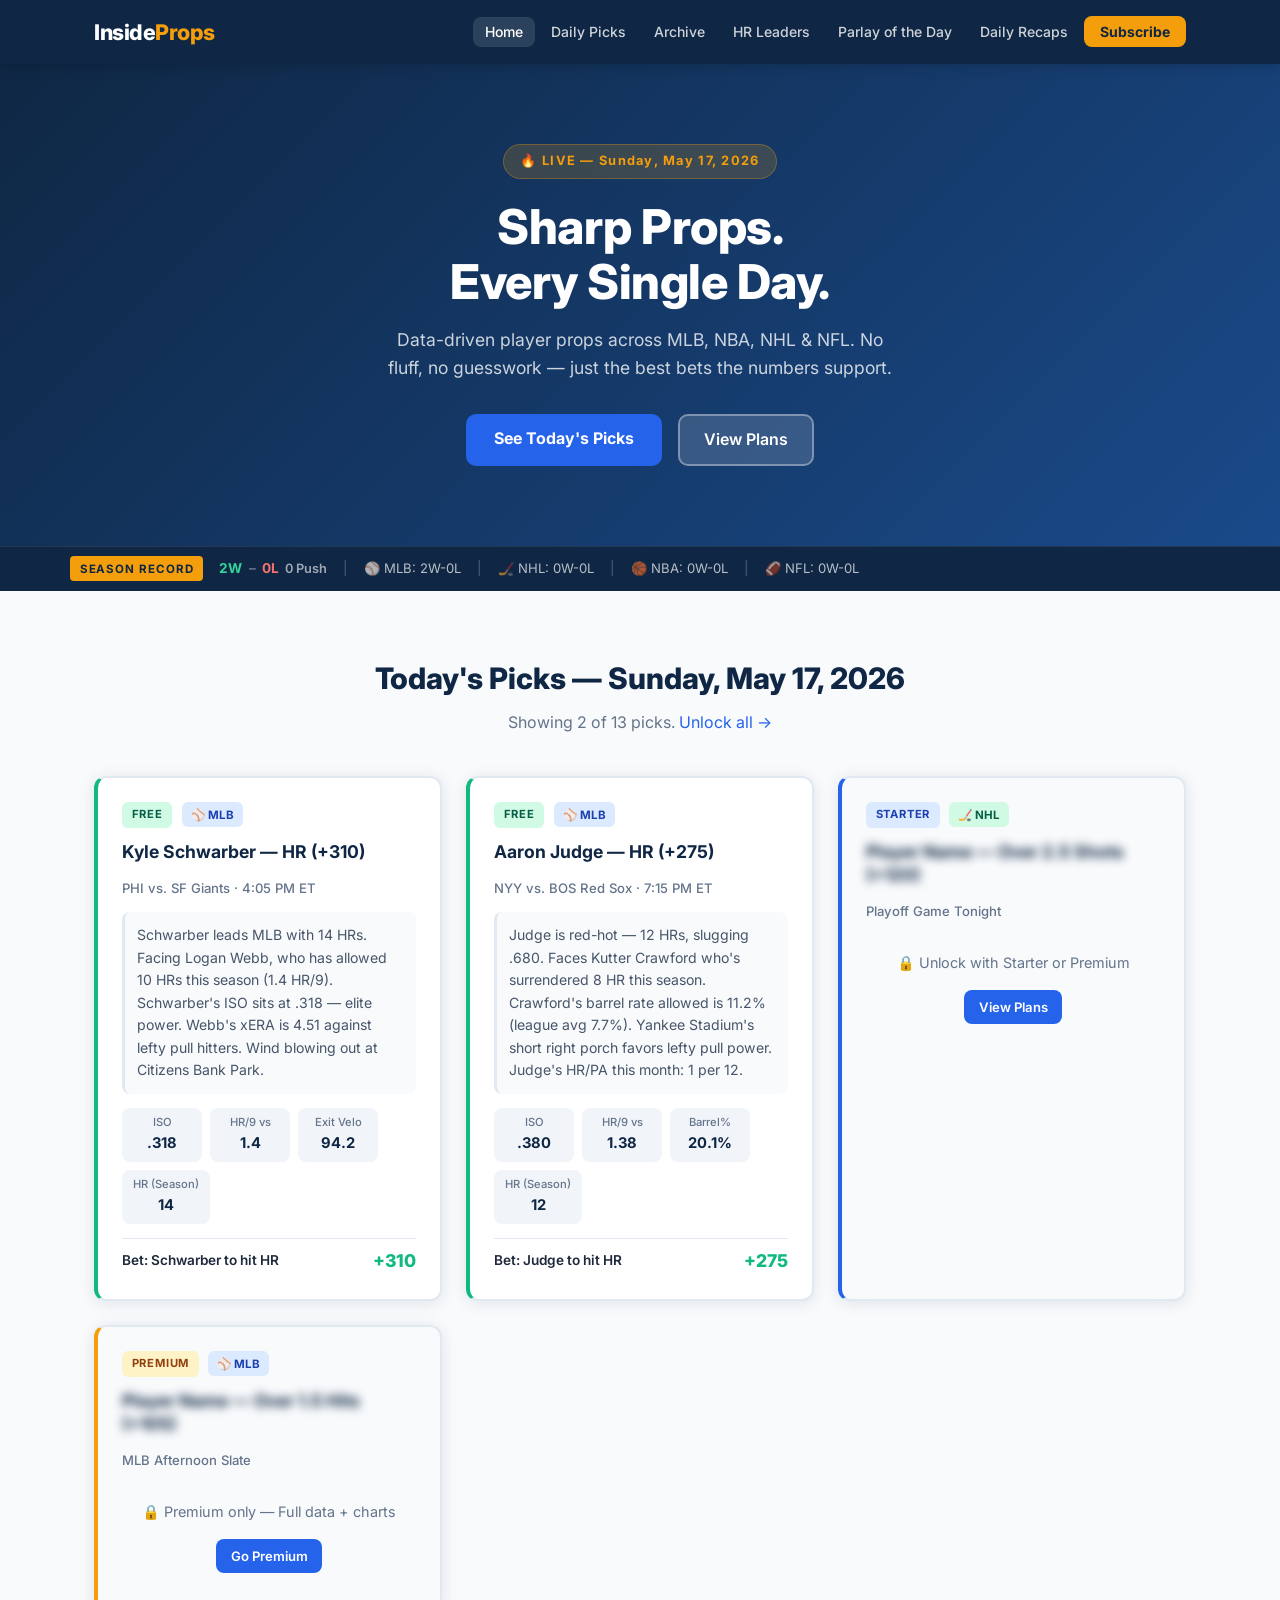
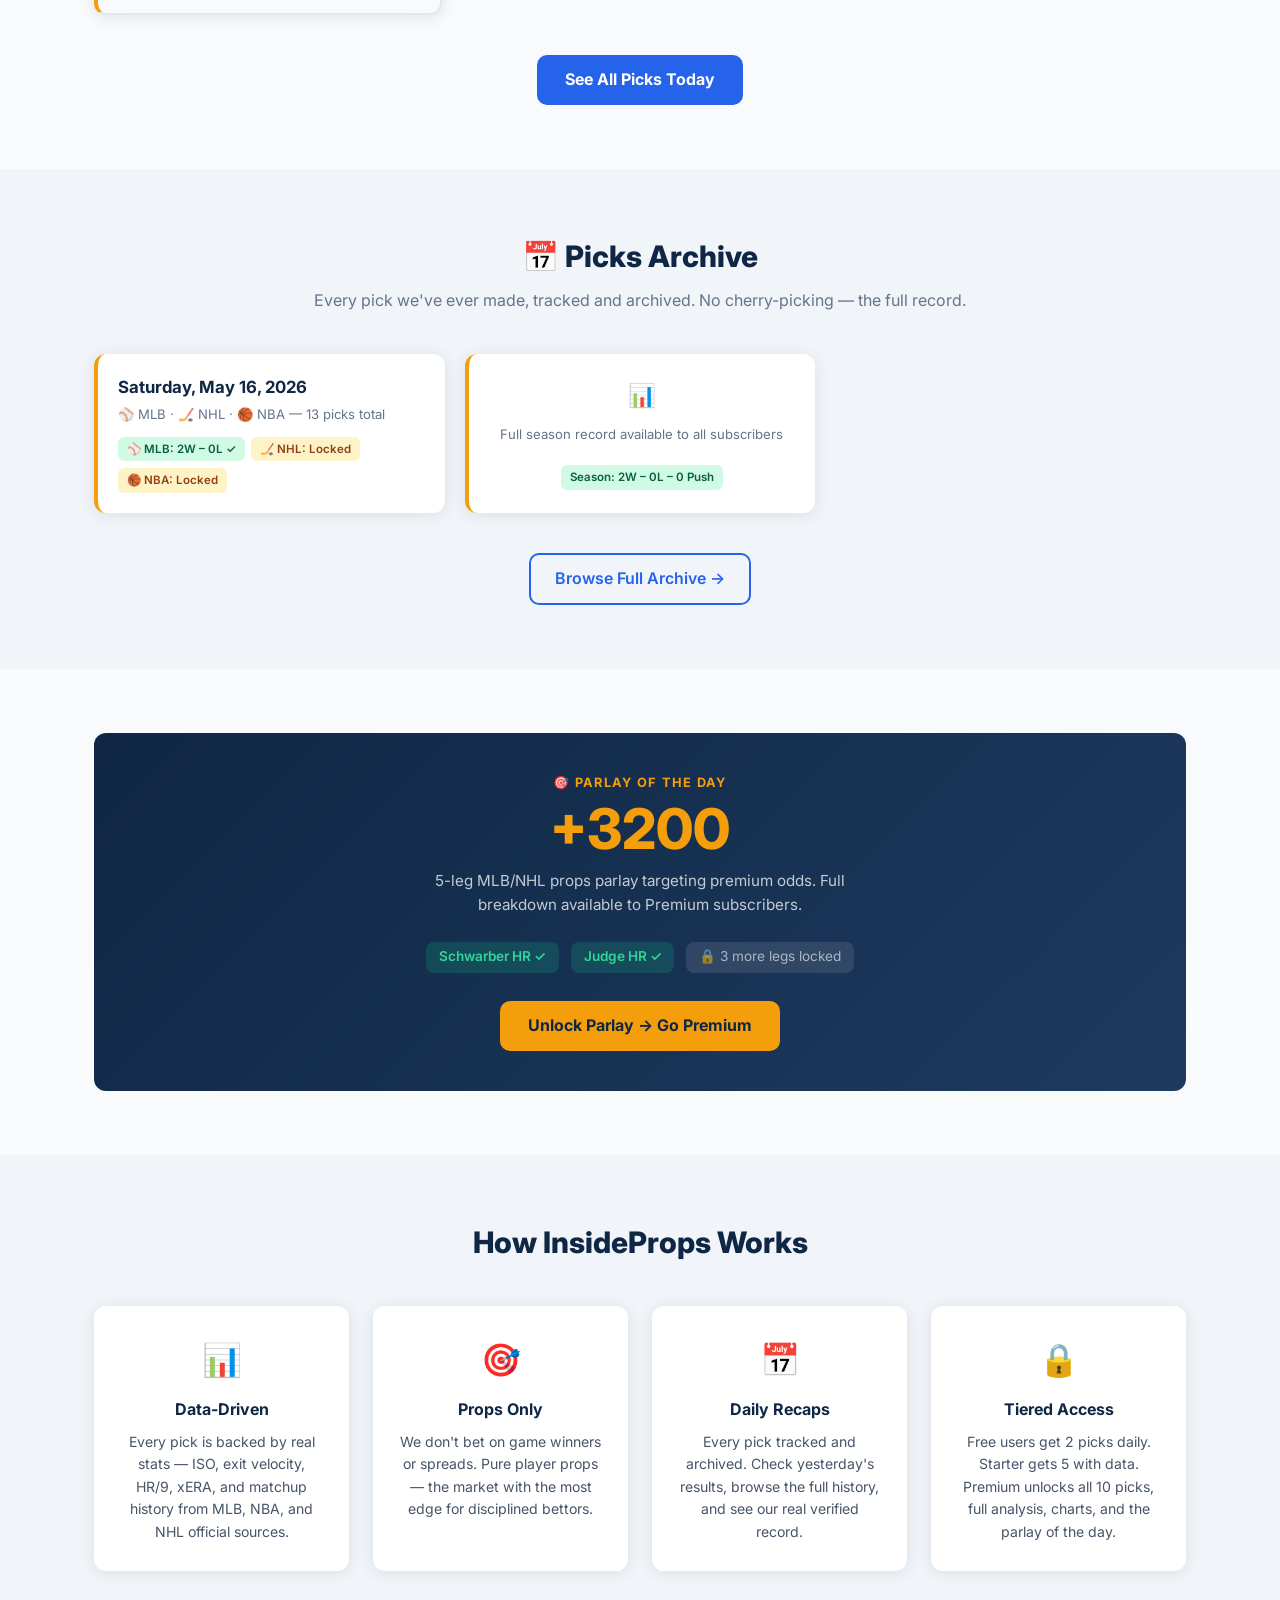
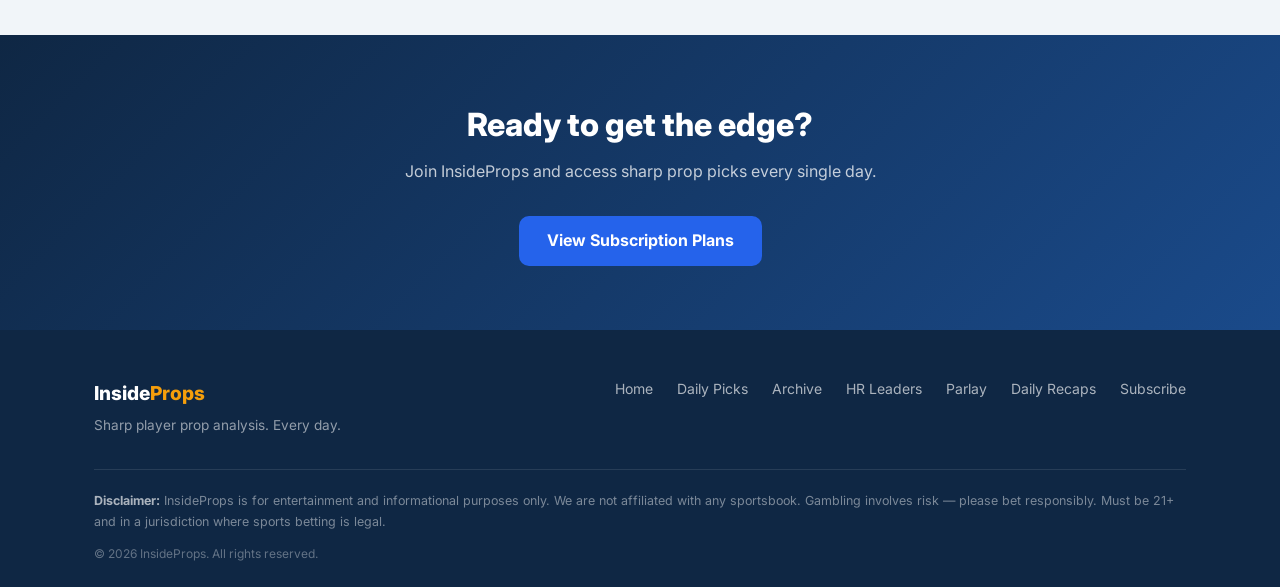
<file: index.html>
<!DOCTYPE html>
<html lang="en">
<head>
  <meta charset="UTF-8" />
  <meta name="viewport" content="width=device-width, initial-scale=1.0" />
  <title>InsideProps — Sharp Props. Every Day.</title>
  <link rel="stylesheet" href="style.css" />
  <link rel="preconnect" href="https://fonts.googleapis.com" />
  <link href="https://fonts.googleapis.com/css2?family=Inter:wght@400;500;600;700;800&display=swap" rel="stylesheet" />
</head>
<body>

<!-- ── Navigation ─────────────────────────────────────────────────────────── -->
<nav class="ip-nav">
  <div class="ip-nav-inner">
    <a class="ip-logo" href="index.html">Inside<span>Props</span></a>
    <ul class="ip-nav-links">
      <li><a href="index.html" class="active">Home</a></li>
      <li><a href="picks.html">Daily Picks</a></li>
      <li><a href="archive.html">Archive</a></li>
      <li><a href="hr-leaders.html">HR Leaders</a></li>
      <li><a href="parlay.html">Parlay of the Day</a></li>
      <li><a href="recaps.html">Daily Recaps</a></li>
      <li><a href="subscribe.html" class="ip-btn-nav">Subscribe</a></li>
    </ul>
    <button class="ip-nav-toggle" onclick="document.querySelector('.ip-nav-links').classList.toggle('open')">☰</button>
  </div>
</nav>

<!-- ── Hero ──────────────────────────────────────────────────────────────── -->
<section class="ip-hero">
  <div class="ip-hero-inner">
    <div class="ip-hero-badge">🔥 LIVE — Sunday, May 17, 2026</div>
    <h1>Sharp Props.<br/>Every Single Day.</h1>
    <p>Data-driven player props across MLB, NBA, NHL &amp; NFL. No fluff, no guesswork — just the best bets the numbers support.</p>
    <div class="ip-hero-cta">
      <a href="picks.html" class="ip-btn-primary">See Today's Picks</a>
      <a href="subscribe.html" class="ip-btn-ghost">View Plans</a>
    </div>
  </div>
</section>

<!-- ── Live Record Ticker ─────────────────────────────────────────────────── -->
<div class="ip-ticker-wrap">
  <div class="ip-ticker">
    <span class="ticker-label">SEASON RECORD</span>
    <span class="ticker-record">
      <span class="t-win">2W</span>
      <span class="t-sep">–</span>
      <span class="t-loss">0L</span>
      <span class="t-push">0 Push</span>
    </span>
    <span class="ticker-divider">|</span>
    <span class="ticker-sport">⚾ MLB: 2W-0L</span>
    <span class="ticker-divider">|</span>
    <span class="ticker-sport">🏒 NHL: 0W-0L</span>
    <span class="ticker-divider">|</span>
    <span class="ticker-sport">🏀 NBA: 0W-0L</span>
    <span class="ticker-divider">|</span>
    <span class="ticker-sport">🏈 NFL: 0W-0L</span>
  </div>
</div>

<!-- ── Today's Free Picks Preview ─────────────────────────────────────────── -->
<section class="ip-section">
  <div class="ip-container">
    <div class="ip-section-header">
      <h2>Today's Picks — Sunday, May 17, 2026</h2>
      <p>Showing 2 of 13 picks. <a href="subscribe.html">Unlock all →</a></p>
    </div>

    <div class="picks-grid">

      <!-- FREE PICK 1 -->
      <div class="pick-card free">
        <div class="pick-card-top">
          <span class="tier-badge tier-badge-free">FREE</span>
          <span class="sport-badge sport-mlb">⚾ MLB</span>
        </div>
        <div class="pick-title">Kyle Schwarber — HR (+310)</div>
        <div class="pick-subtitle">PHI vs. SF Giants · 4:05 PM ET</div>
        <div class="pick-reasoning">
          Schwarber leads MLB with 14 HRs. Facing Logan Webb, who has allowed 10 HRs this season (1.4 HR/9).
          Schwarber's ISO sits at .318 — elite power. Webb's xERA is 4.51 against lefty pull hitters.
          Wind blowing out at Citizens Bank Park.
        </div>
        <div class="pick-stats">
          <div class="stat-chip"><span>ISO</span><strong>.318</strong></div>
          <div class="stat-chip"><span>HR/9 vs</span><strong>1.4</strong></div>
          <div class="stat-chip"><span>Exit Velo</span><strong>94.2</strong></div>
          <div class="stat-chip"><span>HR (Season)</span><strong>14</strong></div>
        </div>
        <div class="pick-footer">
          <span class="pick-line">Bet: Schwarber to hit HR</span>
          <span class="pick-odds">+310</span>
        </div>
      </div>

      <!-- FREE PICK 2 -->
      <div class="pick-card free">
        <div class="pick-card-top">
          <span class="tier-badge tier-badge-free">FREE</span>
          <span class="sport-badge sport-mlb">⚾ MLB</span>
        </div>
        <div class="pick-title">Aaron Judge — HR (+275)</div>
        <div class="pick-subtitle">NYY vs. BOS Red Sox · 7:15 PM ET</div>
        <div class="pick-reasoning">
          Judge is red-hot — 12 HRs, slugging .680. Faces Kutter Crawford who's surrendered 8 HR this season.
          Crawford's barrel rate allowed is 11.2% (league avg 7.7%). Yankee Stadium's short right porch favors lefty pull power. Judge's HR/PA this month: 1 per 12.
        </div>
        <div class="pick-stats">
          <div class="stat-chip"><span>ISO</span><strong>.380</strong></div>
          <div class="stat-chip"><span>HR/9 vs</span><strong>1.38</strong></div>
          <div class="stat-chip"><span>Barrel%</span><strong>20.1%</strong></div>
          <div class="stat-chip"><span>HR (Season)</span><strong>12</strong></div>
        </div>
        <div class="pick-footer">
          <span class="pick-line">Bet: Judge to hit HR</span>
          <span class="pick-odds">+275</span>
        </div>
      </div>

      <!-- LOCKED PICKS (3–10 preview) -->
      <div class="pick-card locked starter">
        <div class="pick-card-top">
          <span class="tier-badge tier-badge-starter">STARTER</span>
          <span class="sport-badge sport-nhl">🏒 NHL</span>
        </div>
        <div class="pick-title pick-blurred">Player Name — Over 2.5 Shots (+120)</div>
        <div class="pick-subtitle">Playoff Game Tonight</div>
        <div class="pick-lock">
          🔒 Unlock with Starter or Premium
          <a href="subscribe.html" class="unlock-link">View Plans</a>
        </div>
      </div>

      <div class="pick-card locked premium">
        <div class="pick-card-top">
          <span class="tier-badge tier-badge-premium">PREMIUM</span>
          <span class="sport-badge sport-mlb">⚾ MLB</span>
        </div>
        <div class="pick-title pick-blurred">Player Name — Over 1.5 Hits (+105)</div>
        <div class="pick-subtitle">MLB Afternoon Slate</div>
        <div class="pick-lock">
          🔒 Premium only — Full data + charts
          <a href="subscribe.html" class="unlock-link">Go Premium</a>
        </div>
      </div>

    </div>

    <div class="ip-section-cta">
      <a href="picks.html" class="ip-btn-primary">See All Picks Today</a>
    </div>
  </div>
</section>

<!-- ── Archive Teaser ─────────────────────────────────────────────────────── -->
<section class="ip-section ip-section-alt">
  <div class="ip-container">
    <div class="ip-section-header">
      <h2>📅 Picks Archive</h2>
      <p>Every pick we've ever made, tracked and archived. No cherry-picking — the full record.</p>
    </div>

    <div class="hr-teaser-grid">
      <div class="hr-teaser-card">
        <div class="hr-player">Saturday, May 16, 2026</div>
        <div class="hr-team">⚾ MLB · 🏒 NHL · 🏀 NBA — 13 picks total</div>
        <div class="hr-crits">
          <span class="crit-badge crit-pass">⚾ MLB: 2W – 0L ✓</span>
          <span class="crit-badge crit-warn">🏒 NHL: Locked</span>
          <span class="crit-badge crit-warn">🏀 NBA: Locked</span>
        </div>
      </div>
      <div class="hr-teaser-card" style="display:flex;align-items:center;justify-content:center;flex-direction:column;gap:.5rem;">
        <div class="hr-player" style="font-size:1.4rem;">📊</div>
        <div class="hr-team">Full season record available to all subscribers</div>
        <div class="hr-crits">
          <span class="crit-badge crit-pass">Season: 2W – 0L – 0 Push</span>
        </div>
      </div>
    </div>

    <div class="ip-section-cta">
      <a href="archive.html" class="ip-btn-secondary">Browse Full Archive →</a>
    </div>
  </div>
</section>

<!-- ── Parlay Teaser ──────────────────────────────────────────────────────── -->
<section class="ip-section">
  <div class="ip-container">
    <div class="parlay-teaser">
      <div class="parlay-teaser-label">🎯 PARLAY OF THE DAY</div>
      <div class="parlay-teaser-odds">+3200</div>
      <div class="parlay-teaser-desc">5-leg MLB/NHL props parlay targeting premium odds. Full breakdown available to Premium subscribers.</div>
      <div class="parlay-teaser-legs">
        <span class="parlay-leg-preview">Schwarber HR ✓</span>
        <span class="parlay-leg-preview">Judge HR ✓</span>
        <span class="parlay-leg-locked">🔒 3 more legs locked</span>
      </div>
      <a href="subscribe.html" class="ip-btn-gold">Unlock Parlay → Go Premium</a>
    </div>
  </div>
</section>

<!-- ── How It Works ───────────────────────────────────────────────────────── -->
<section class="ip-section ip-section-alt">
  <div class="ip-container">
    <div class="ip-section-header">
      <h2>How InsideProps Works</h2>
    </div>
    <div class="how-it-works-grid">
      <div class="hiw-card">
        <div class="hiw-icon">📊</div>
        <h3>Data-Driven</h3>
        <p>Every pick is backed by real stats — ISO, exit velocity, HR/9, xERA, and matchup history from MLB, NBA, and NHL official sources.</p>
      </div>
      <div class="hiw-card">
        <div class="hiw-icon">🎯</div>
        <h3>Props Only</h3>
        <p>We don't bet on game winners or spreads. Pure player props — the market with the most edge for disciplined bettors.</p>
      </div>
      <div class="hiw-card">
        <div class="hiw-icon">📅</div>
        <h3>Daily Recaps</h3>
        <p>Every pick tracked and archived. Check yesterday's results, browse the full history, and see our real verified record.</p>
      </div>
      <div class="hiw-card">
        <div class="hiw-icon">🔒</div>
        <h3>Tiered Access</h3>
        <p>Free users get 2 picks daily. Starter gets 5 with data. Premium unlocks all 10 picks, full analysis, charts, and the parlay of the day.</p>
      </div>
    </div>
  </div>
</section>

<!-- ── Subscribe CTA Strip ────────────────────────────────────────────────── -->
<section class="ip-cta-strip">
  <div class="ip-container">
    <h2>Ready to get the edge?</h2>
    <p>Join InsideProps and access sharp prop picks every single day.</p>
    <a href="subscribe.html" class="ip-btn-primary">View Subscription Plans</a>
  </div>
</section>

<!-- ── Footer ────────────────────────────────────────────────────────────── -->
<footer class="ip-footer">
  <div class="ip-container">
    <div class="ip-footer-inner">
      <div class="ip-footer-brand">
        <span class="ip-logo-footer">Inside<span>Props</span></span>
        <p>Sharp player prop analysis. Every day.</p>
      </div>
      <div class="ip-footer-links">
        <a href="index.html">Home</a>
        <a href="picks.html">Daily Picks</a>
        <a href="archive.html">Archive</a>
        <a href="hr-leaders.html">HR Leaders</a>
        <a href="parlay.html">Parlay</a>
        <a href="recaps.html">Daily Recaps</a>
        <a href="subscribe.html">Subscribe</a>
      </div>
    </div>
    <div class="ip-footer-disclaimer">
      <strong>Disclaimer:</strong> InsideProps is for entertainment and informational purposes only. We are not affiliated with any sportsbook. Gambling involves risk — please bet responsibly. Must be 21+ and in a jurisdiction where sports betting is legal.
    </div>
    <div class="ip-footer-copy">© 2026 InsideProps. All rights reserved.</div>
  </div>
</footer>

</body>
</html>
</file>
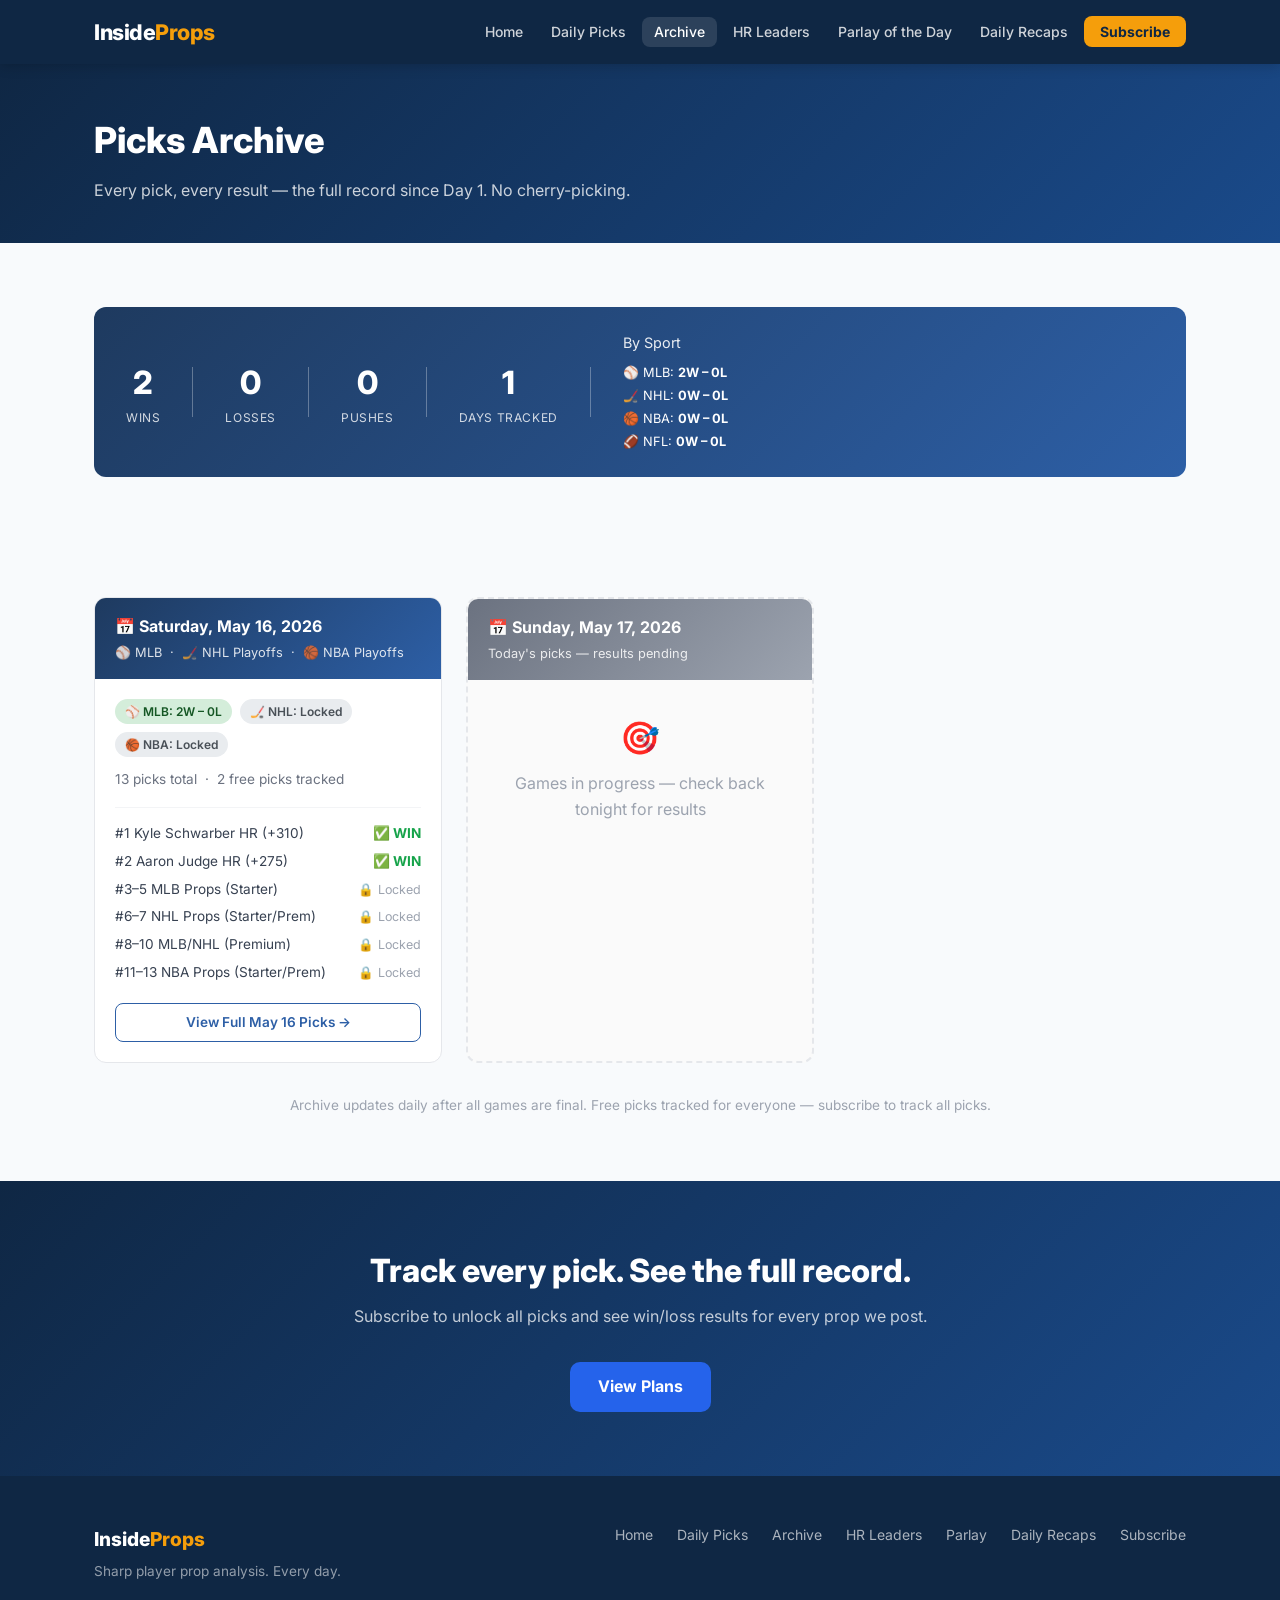
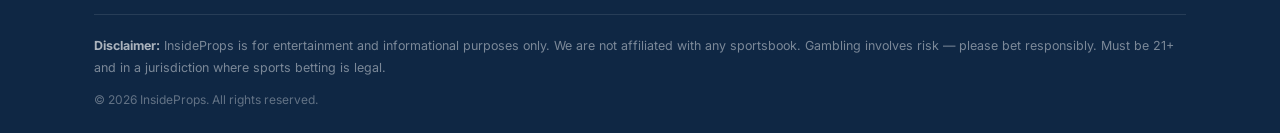
<file: archive.html>
<!DOCTYPE html>
<html lang="en">
<head>
  <meta charset="UTF-8" />
  <meta name="viewport" content="width=device-width, initial-scale=1.0" />
  <title>Picks Archive — InsideProps</title>
  <link rel="stylesheet" href="style.css" />
  <link rel="preconnect" href="https://fonts.googleapis.com" />
  <link href="https://fonts.googleapis.com/css2?family=Inter:wght@400;500;600;700;800&display=swap" rel="stylesheet" />
  <style>
    .archive-grid{display:grid;grid-template-columns:repeat(auto-fill,minmax(300px,1fr));gap:1.5rem;margin-top:1.5rem}
    .archive-card{background:#fff;border-radius:12px;border:1px solid #e5e7eb;overflow:hidden;transition:box-shadow .2s}
    .archive-card:hover{box-shadow:0 4px 20px rgba(0,0,0,.1)}
    .archive-card-header{background:linear-gradient(135deg,#1e3a5f,#2d5fa6);color:#fff;padding:1rem 1.25rem}
    .archive-date{font-size:1rem;font-weight:700;margin-bottom:.2rem}
    .archive-sports{font-size:.8rem;opacity:.85}
    .archive-card-body{padding:1.25rem}
    .archive-record-row{display:flex;gap:.5rem;flex-wrap:wrap;margin-bottom:.75rem}
    .archive-sport-chip{font-size:.75rem;padding:3px 10px;border-radius:20px;font-weight:600}
    .chip-win{background:#d4edda;color:#155724}
    .chip-loss{background:#f8d7da;color:#721c24}
    .chip-push{background:#fff3cd;color:#856404}
    .chip-neutral{background:#e9ecef;color:#495057}
    .archive-total{font-size:.85rem;color:#6b7280;margin-bottom:1rem}
    .archive-picks-summary{font-size:.85rem;color:#374151;line-height:1.6;border-top:1px solid #f3f4f6;padding-top:.75rem}
    .archive-picks-summary .pick-result{display:flex;justify-content:space-between;align-items:center;padding:3px 0}
    .archive-picks-summary .pick-result .res-w{color:#16a34a;font-weight:700}
    .archive-picks-summary .pick-result .res-l{color:#dc2626;font-weight:700}
    .archive-picks-summary .pick-result .res-locked{color:#9ca3af;font-size:.78rem}
    .archive-link{display:block;text-align:center;margin-top:1rem;font-size:.85rem;font-weight:600;color:#2d5fa6;text-decoration:none;padding:.5rem;border:1px solid #2d5fa6;border-radius:8px;transition:all .2s}
    .archive-link:hover{background:#2d5fa6;color:#fff}
    .archive-empty{text-align:center;padding:3rem;color:#9ca3af;font-size:.95rem;grid-column:1/-1}
    .archive-season-banner{background:linear-gradient(135deg,#1e3a5f,#2d5fa6);color:#fff;border-radius:12px;padding:1.5rem 2rem;margin-bottom:2rem;display:flex;align-items:center;gap:2rem;flex-wrap:wrap}
    .season-stat{text-align:center}
    .season-stat .s-num{font-size:2rem;font-weight:800}
    .season-stat .s-label{font-size:.75rem;opacity:.8;text-transform:uppercase;letter-spacing:.05em}
    .season-divider{width:1px;height:50px;background:rgba(255,255,255,.3)}
  </style>
</head>
<body>

<!-- ── Navigation ─────────────────────────────────────────────────────────── -->
<nav class="ip-nav">
  <div class="ip-nav-inner">
    <a class="ip-logo" href="index.html">Inside<span>Props</span></a>
    <ul class="ip-nav-links">
      <li><a href="index.html">Home</a></li>
      <li><a href="picks.html">Daily Picks</a></li>
      <li><a href="archive.html" class="active">Archive</a></li>
      <li><a href="hr-leaders.html">HR Leaders</a></li>
      <li><a href="parlay.html">Parlay of the Day</a></li>
      <li><a href="recaps.html">Daily Recaps</a></li>
      <li><a href="subscribe.html" class="ip-btn-nav">Subscribe</a></li>
    </ul>
    <button class="ip-nav-toggle" onclick="document.querySelector('.ip-nav-links').classList.toggle('open')">☰</button>
  </div>
</nav>

<!-- ── Page Header ────────────────────────────────────────────────────────── -->
<div class="ip-page-header">
  <div class="ip-container">
    <h1>Picks Archive</h1>
    <p class="ip-page-sub">Every pick, every result — the full record since Day 1. No cherry-picking.</p>
  </div>
</div>

<!-- ── Season Summary ─────────────────────────────────────────────────────── -->
<section class="ip-section" style="padding-bottom:0">
  <div class="ip-container">
    <div class="archive-season-banner">
      <div class="season-stat">
        <div class="s-num">2</div>
        <div class="s-label">Wins</div>
      </div>
      <div class="season-divider"></div>
      <div class="season-stat">
        <div class="s-num">0</div>
        <div class="s-label">Losses</div>
      </div>
      <div class="season-divider"></div>
      <div class="season-stat">
        <div class="s-num">0</div>
        <div class="s-label">Pushes</div>
      </div>
      <div class="season-divider"></div>
      <div class="season-stat">
        <div class="s-num">1</div>
        <div class="s-label">Days Tracked</div>
      </div>
      <div class="season-divider"></div>
      <div style="flex:1;min-width:160px">
        <div style="font-size:.9rem;opacity:.9;margin-bottom:.4rem">By Sport</div>
        <div style="font-size:.8rem;line-height:1.8">
          ⚾ MLB: <strong>2W – 0L</strong><br/>
          🏒 NHL: <strong>0W – 0L</strong><br/>
          🏀 NBA: <strong>0W – 0L</strong><br/>
          🏈 NFL: <strong>0W – 0L</strong>
        </div>
      </div>
    </div>
  </div>
</section>

<!-- ── Archive Cards ──────────────────────────────────────────────────────── -->
<section class="ip-section">
  <div class="ip-container">
    <div class="archive-grid">

      <!-- DAY 1 — MAY 16, 2026 -->
      <div class="archive-card">
        <div class="archive-card-header">
          <div class="archive-date">📅 Saturday, May 16, 2026</div>
          <div class="archive-sports">⚾ MLB &nbsp;·&nbsp; 🏒 NHL Playoffs &nbsp;·&nbsp; 🏀 NBA Playoffs</div>
        </div>
        <div class="archive-card-body">
          <div class="archive-record-row">
            <span class="archive-sport-chip chip-win">⚾ MLB: 2W – 0L</span>
            <span class="archive-sport-chip chip-neutral">🏒 NHL: Locked</span>
            <span class="archive-sport-chip chip-neutral">🏀 NBA: Locked</span>
          </div>
          <div class="archive-total">13 picks total &nbsp;·&nbsp; 2 free picks tracked</div>
          <div class="archive-picks-summary">
            <div class="pick-result">
              <span>#1 Kyle Schwarber HR (+310)</span>
              <span class="res-w">✅ WIN</span>
            </div>
            <div class="pick-result">
              <span>#2 Aaron Judge HR (+275)</span>
              <span class="res-w">✅ WIN</span>
            </div>
            <div class="pick-result">
              <span>#3–5 MLB Props (Starter)</span>
              <span class="res-locked">🔒 Locked</span>
            </div>
            <div class="pick-result">
              <span>#6–7 NHL Props (Starter/Prem)</span>
              <span class="res-locked">🔒 Locked</span>
            </div>
            <div class="pick-result">
              <span>#8–10 MLB/NHL (Premium)</span>
              <span class="res-locked">🔒 Locked</span>
            </div>
            <div class="pick-result">
              <span>#11–13 NBA Props (Starter/Prem)</span>
              <span class="res-locked">🔒 Locked</span>
            </div>
          </div>
          <a href="picks.html" class="archive-link">View Full May 16 Picks →</a>
        </div>
      </div>

      <!-- FUTURE DAYS PLACEHOLDER -->
      <div class="archive-card" style="border:2px dashed #e5e7eb;background:#fafafa">
        <div class="archive-card-header" style="background:linear-gradient(135deg,#6b7280,#9ca3af)">
          <div class="archive-date">📅 Sunday, May 17, 2026</div>
          <div class="archive-sports">Today's picks — results pending</div>
        </div>
        <div class="archive-card-body" style="text-align:center;padding:2rem;color:#9ca3af">
          <div style="font-size:2rem;margin-bottom:.5rem">🎯</div>
          <div>Games in progress — check back tonight for results</div>
        </div>
      </div>

    </div>

    <p style="text-align:center;color:#9ca3af;font-size:.85rem;margin-top:2rem;">
      Archive updates daily after all games are final. Free picks tracked for everyone — subscribe to track all picks.
    </p>
  </div>
</section>

<!-- ── CTA ───────────────────────────────────────────────────────────────── -->
<section class="ip-cta-strip">
  <div class="ip-container">
    <h2>Track every pick. See the full record.</h2>
    <p>Subscribe to unlock all picks and see win/loss results for every prop we post.</p>
    <a href="subscribe.html" class="ip-btn-primary">View Plans</a>
  </div>
</section>

<!-- ── Footer ────────────────────────────────────────────────────────────── -->
<footer class="ip-footer">
  <div class="ip-container">
    <div class="ip-footer-inner">
      <div class="ip-footer-brand">
        <span class="ip-logo-footer">Inside<span>Props</span></span>
        <p>Sharp player prop analysis. Every day.</p>
      </div>
      <div class="ip-footer-links">
        <a href="index.html">Home</a>
        <a href="picks.html">Daily Picks</a>
        <a href="archive.html">Archive</a>
        <a href="hr-leaders.html">HR Leaders</a>
        <a href="parlay.html">Parlay</a>
        <a href="recaps.html">Daily Recaps</a>
        <a href="subscribe.html">Subscribe</a>
      </div>
    </div>
    <div class="ip-footer-disclaimer">
      <strong>Disclaimer:</strong> InsideProps is for entertainment and informational purposes only. We are not affiliated with any sportsbook. Gambling involves risk — please bet responsibly. Must be 21+ and in a jurisdiction where sports betting is legal.
    </div>
    <div class="ip-footer-copy">© 2026 InsideProps. All rights reserved.</div>
  </div>
</footer>

</body>
</html>
</file>
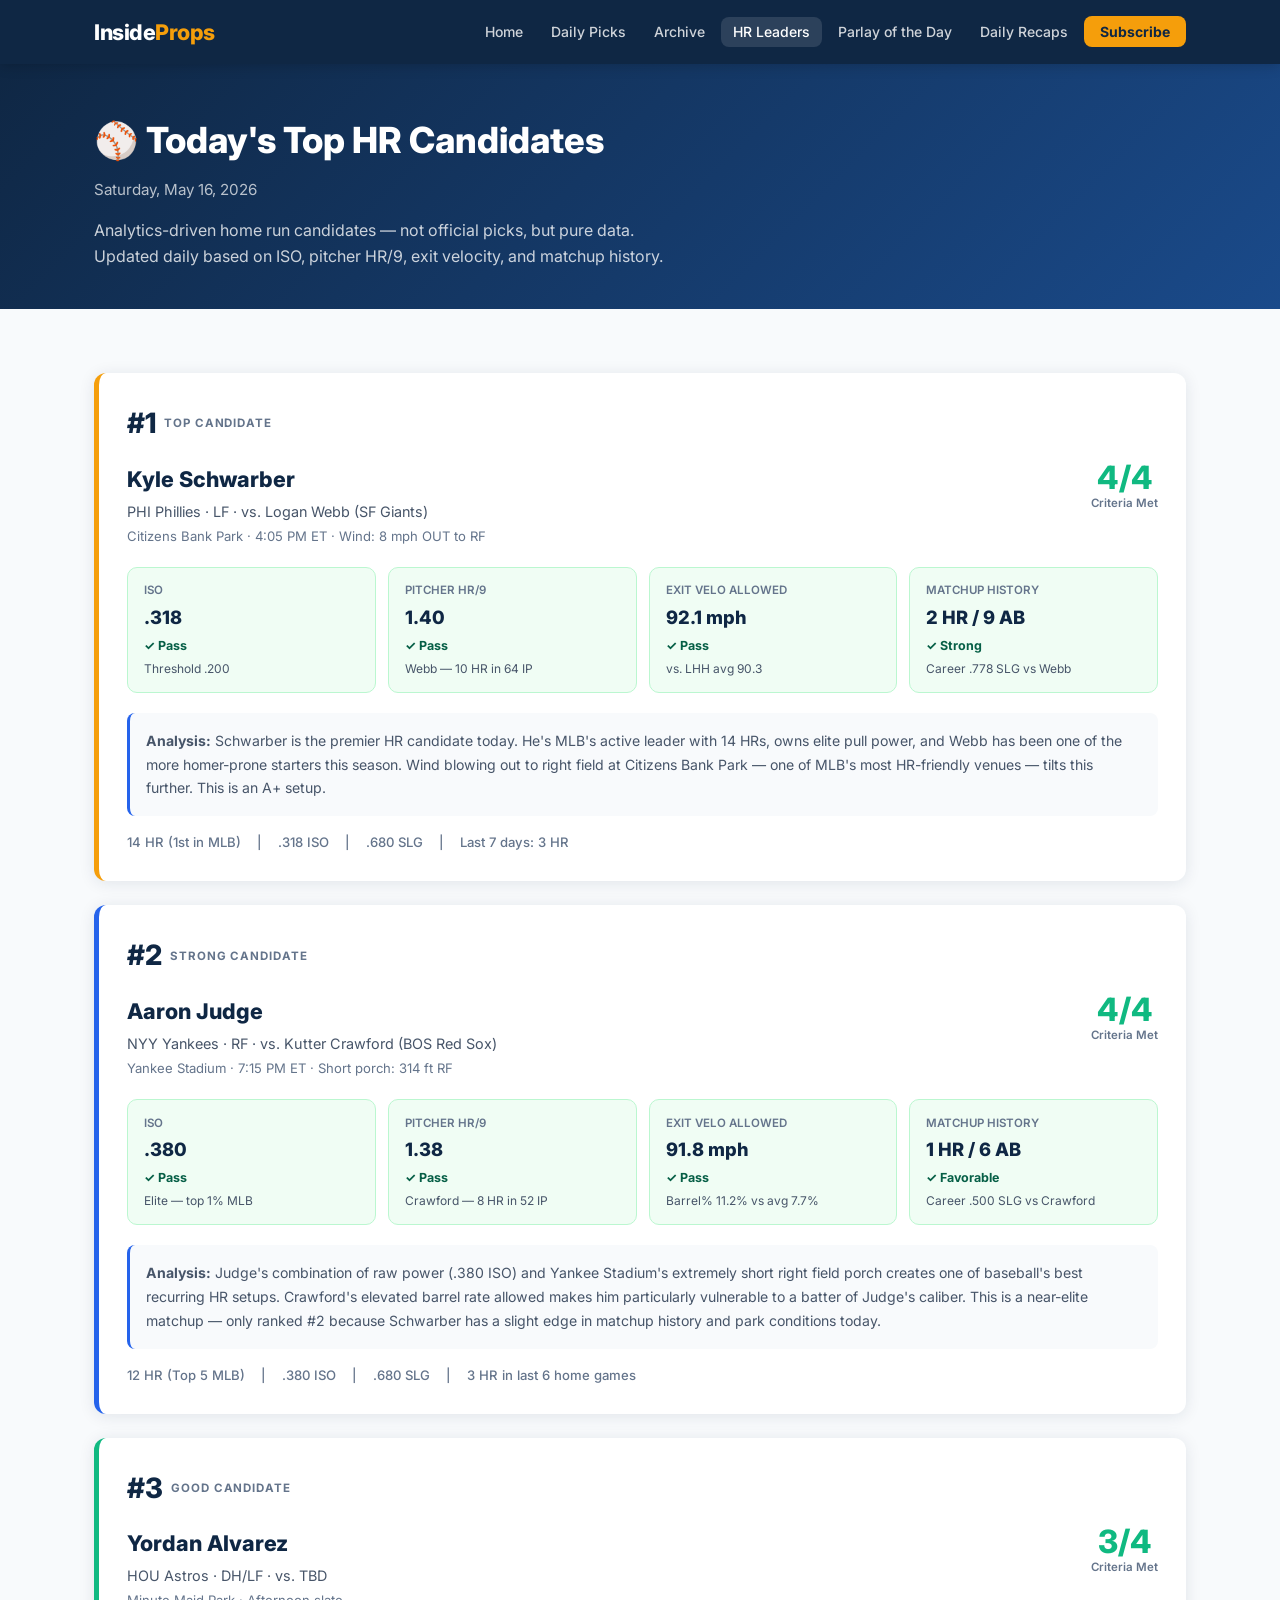
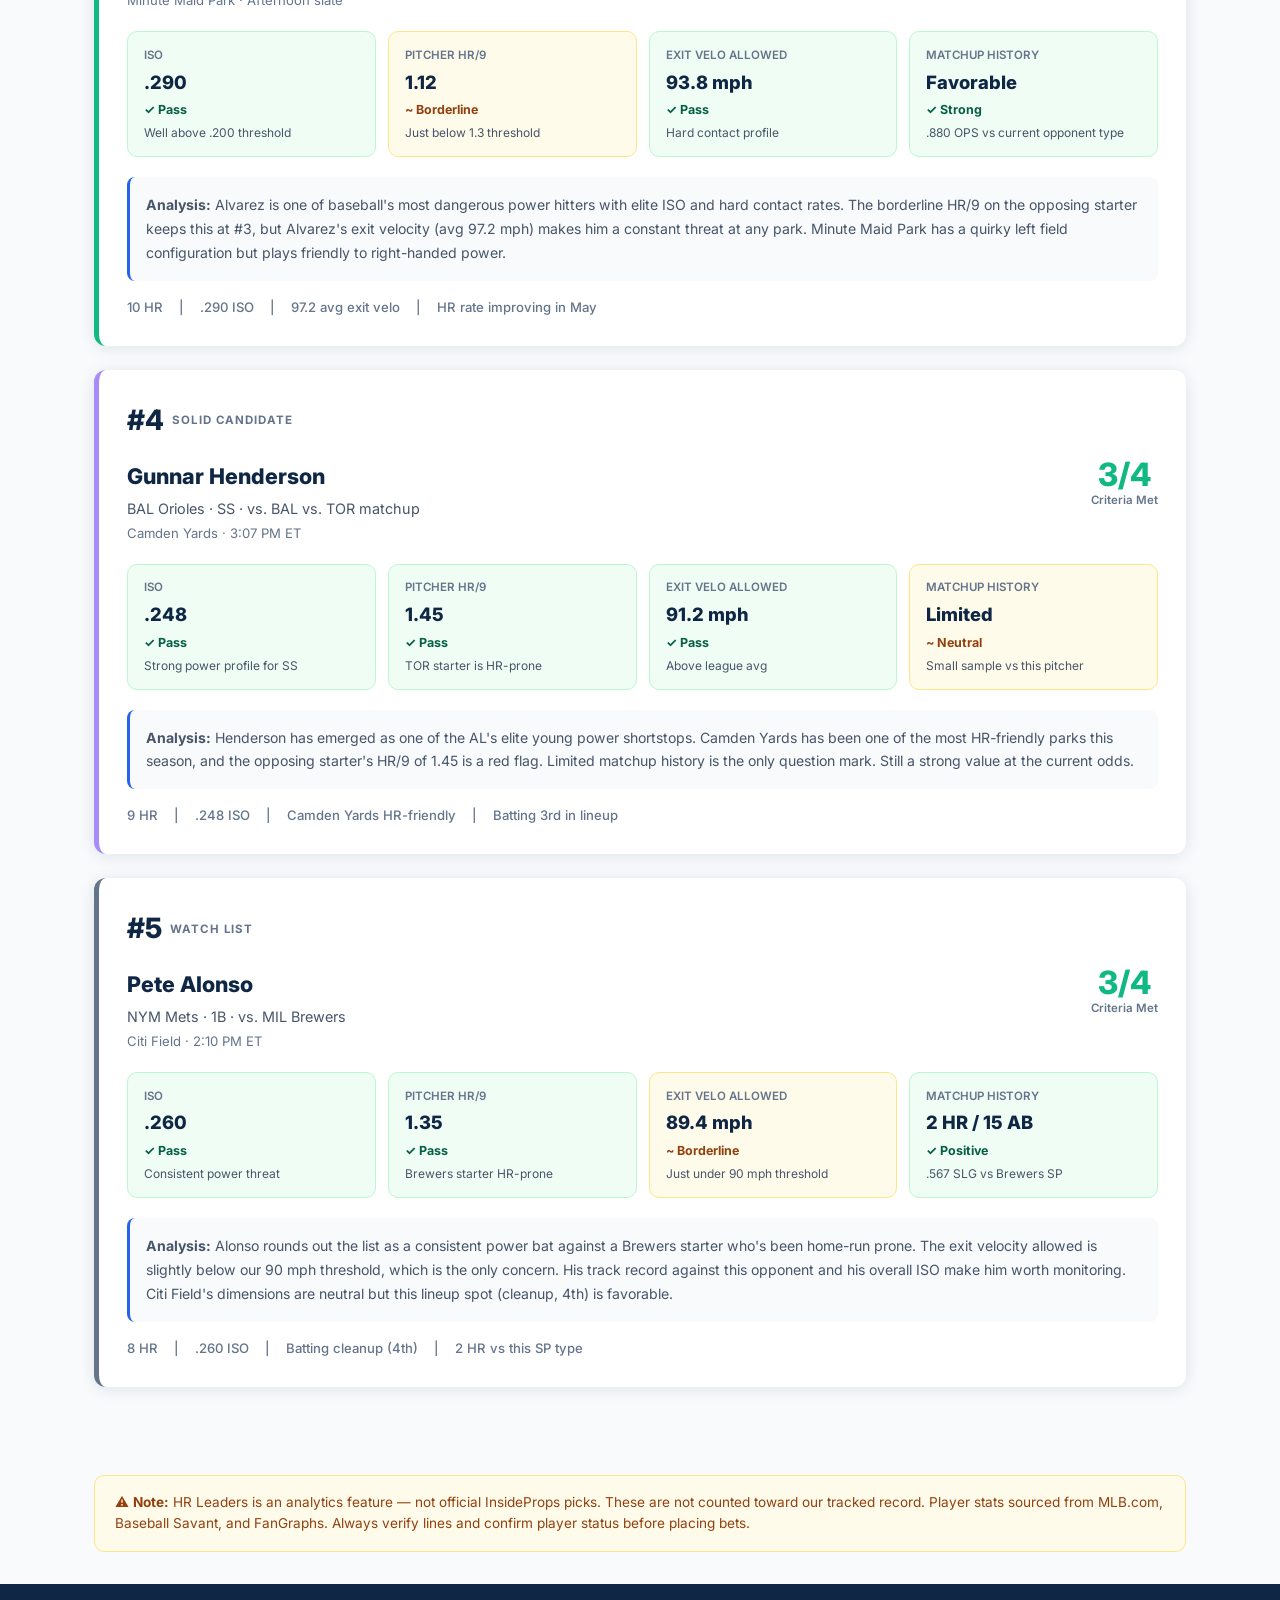
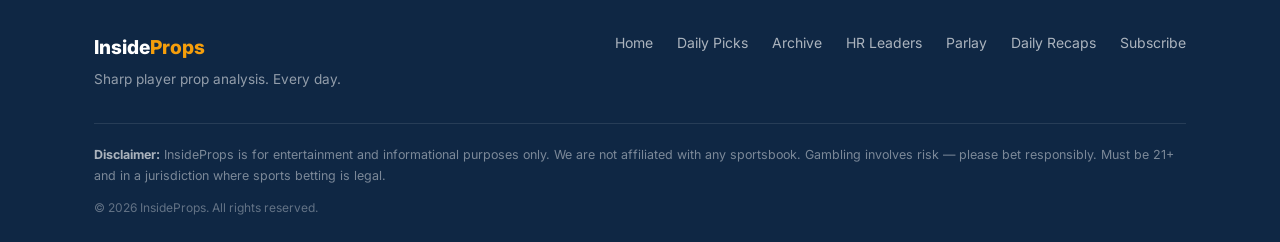
<file: hr-leaders.html>
<!DOCTYPE html>
<html lang="en">
<head>
  <meta charset="UTF-8" />
  <meta name="viewport" content="width=device-width, initial-scale=1.0" />
  <title>HR Leaders — InsideProps</title>
  <link rel="stylesheet" href="style.css" />
  <link rel="preconnect" href="https://fonts.googleapis.com" />
  <link href="https://fonts.googleapis.com/css2?family=Inter:wght@400;500;600;700;800&display=swap" rel="stylesheet" />
</head>
<body>

<!-- ── Navigation ─────────────────────────────────────────────────────────── -->
<nav class="ip-nav">
  <div class="ip-nav-inner">
    <a class="ip-logo" href="index.html">Inside<span>Props</span></a>
    <ul class="ip-nav-links">
      <li><a href="index.html">Home</a></li>
      <li><a href="picks.html">Daily Picks</a></li>
      <li><a href="archive.html">Archive</a></li>
      <li><a href="hr-leaders.html" class="active">HR Leaders</a></li>
      <li><a href="parlay.html">Parlay of the Day</a></li>
      <li><a href="recaps.html">Daily Recaps</a></li>
      <li><a href="subscribe.html" class="ip-btn-nav">Subscribe</a></li>
    </ul>
    <button class="ip-nav-toggle" onclick="document.querySelector('.ip-nav-links').classList.toggle('open')">☰</button>
  </div>
</nav>

<!-- ── Page Header ────────────────────────────────────────────────────────── -->
<div class="ip-page-header">
  <div class="ip-container">
    <h1>⚾ Today's Top HR Candidates</h1>
    <p class="ip-date-label">Saturday, May 16, 2026</p>
    <p class="ip-page-sub">Analytics-driven home run candidates — not official picks, but pure data. Updated daily based on ISO, pitcher HR/9, exit velocity, and matchup history.</p>
  </div>
</div>

<!-- ── Top 5 HR Leaders ───────────────────────────────────────────────────── -->
<section class="ip-section">
  <div class="ip-container">

    <!-- RANK 1 -->
    <div class="hr-leader-card rank-1">
      <div class="hr-rank-badge">
        <span class="rank-num">#1</span>
        <span class="rank-label">TOP CANDIDATE</span>
      </div>
      <div class="hr-leader-main">
        <div class="hr-leader-identity">
          <div class="hr-leader-name">Kyle Schwarber</div>
          <div class="hr-leader-team">PHI Phillies · LF · vs. Logan Webb (SF Giants)</div>
          <div class="hr-game-info">Citizens Bank Park · 4:05 PM ET · Wind: 8 mph OUT to RF</div>
        </div>
        <div class="hr-leader-score">
          <div class="hr-score-val">4/4</div>
          <div class="hr-score-label">Criteria Met</div>
        </div>
      </div>

      <div class="hr-criteria-row">
        <div class="crit-item crit-pass">
          <span class="crit-label">ISO</span>
          <span class="crit-value">.318</span>
          <span class="crit-status">✓ Pass</span>
          <span class="crit-detail">Threshold .200</span>
        </div>
        <div class="crit-item crit-pass">
          <span class="crit-label">Pitcher HR/9</span>
          <span class="crit-value">1.40</span>
          <span class="crit-status">✓ Pass</span>
          <span class="crit-detail">Webb — 10 HR in 64 IP</span>
        </div>
        <div class="crit-item crit-pass">
          <span class="crit-label">Exit Velo Allowed</span>
          <span class="crit-value">92.1 mph</span>
          <span class="crit-status">✓ Pass</span>
          <span class="crit-detail">vs. LHH avg 90.3</span>
        </div>
        <div class="crit-item crit-pass">
          <span class="crit-label">Matchup History</span>
          <span class="crit-value">2 HR / 9 AB</span>
          <span class="crit-status">✓ Strong</span>
          <span class="crit-detail">Career .778 SLG vs Webb</span>
        </div>
      </div>

      <div class="hr-analysis">
        <strong>Analysis:</strong> Schwarber is the premier HR candidate today. He's MLB's active leader with 14 HRs, owns elite pull power, and Webb has been one of the more homer-prone starters this season. Wind blowing out to right field at Citizens Bank Park — one of MLB's most HR-friendly venues — tilts this further. This is an A+ setup.
      </div>

      <div class="hr-season-context">
        <span>14 HR (1st in MLB)</span>
        <span>|</span>
        <span>.318 ISO</span>
        <span>|</span>
        <span>.680 SLG</span>
        <span>|</span>
        <span>Last 7 days: 3 HR</span>
      </div>
    </div>

    <!-- RANK 2 -->
    <div class="hr-leader-card rank-2">
      <div class="hr-rank-badge">
        <span class="rank-num">#2</span>
        <span class="rank-label">STRONG CANDIDATE</span>
      </div>
      <div class="hr-leader-main">
        <div class="hr-leader-identity">
          <div class="hr-leader-name">Aaron Judge</div>
          <div class="hr-leader-team">NYY Yankees · RF · vs. Kutter Crawford (BOS Red Sox)</div>
          <div class="hr-game-info">Yankee Stadium · 7:15 PM ET · Short porch: 314 ft RF</div>
        </div>
        <div class="hr-leader-score">
          <div class="hr-score-val">4/4</div>
          <div class="hr-score-label">Criteria Met</div>
        </div>
      </div>

      <div class="hr-criteria-row">
        <div class="crit-item crit-pass">
          <span class="crit-label">ISO</span>
          <span class="crit-value">.380</span>
          <span class="crit-status">✓ Pass</span>
          <span class="crit-detail">Elite — top 1% MLB</span>
        </div>
        <div class="crit-item crit-pass">
          <span class="crit-label">Pitcher HR/9</span>
          <span class="crit-value">1.38</span>
          <span class="crit-status">✓ Pass</span>
          <span class="crit-detail">Crawford — 8 HR in 52 IP</span>
        </div>
        <div class="crit-item crit-pass">
          <span class="crit-label">Exit Velo Allowed</span>
          <span class="crit-value">91.8 mph</span>
          <span class="crit-status">✓ Pass</span>
          <span class="crit-detail">Barrel% 11.2% vs avg 7.7%</span>
        </div>
        <div class="crit-item crit-pass">
          <span class="crit-label">Matchup History</span>
          <span class="crit-value">1 HR / 6 AB</span>
          <span class="crit-status">✓ Favorable</span>
          <span class="crit-detail">Career .500 SLG vs Crawford</span>
        </div>
      </div>

      <div class="hr-analysis">
        <strong>Analysis:</strong> Judge's combination of raw power (.380 ISO) and Yankee Stadium's extremely short right field porch creates one of baseball's best recurring HR setups. Crawford's elevated barrel rate allowed makes him particularly vulnerable to a batter of Judge's caliber. This is a near-elite matchup — only ranked #2 because Schwarber has a slight edge in matchup history and park conditions today.
      </div>

      <div class="hr-season-context">
        <span>12 HR (Top 5 MLB)</span>
        <span>|</span>
        <span>.380 ISO</span>
        <span>|</span>
        <span>.680 SLG</span>
        <span>|</span>
        <span>3 HR in last 6 home games</span>
      </div>
    </div>

    <!-- RANK 3 -->
    <div class="hr-leader-card rank-3">
      <div class="hr-rank-badge">
        <span class="rank-num">#3</span>
        <span class="rank-label">GOOD CANDIDATE</span>
      </div>
      <div class="hr-leader-main">
        <div class="hr-leader-identity">
          <div class="hr-leader-name">Yordan Alvarez</div>
          <div class="hr-leader-team">HOU Astros · DH/LF · vs. TBD</div>
          <div class="hr-game-info">Minute Maid Park · Afternoon slate</div>
        </div>
        <div class="hr-leader-score">
          <div class="hr-score-val">3/4</div>
          <div class="hr-score-label">Criteria Met</div>
        </div>
      </div>

      <div class="hr-criteria-row">
        <div class="crit-item crit-pass">
          <span class="crit-label">ISO</span>
          <span class="crit-value">.290</span>
          <span class="crit-status">✓ Pass</span>
          <span class="crit-detail">Well above .200 threshold</span>
        </div>
        <div class="crit-item crit-warn">
          <span class="crit-label">Pitcher HR/9</span>
          <span class="crit-value">1.12</span>
          <span class="crit-status">~ Borderline</span>
          <span class="crit-detail">Just below 1.3 threshold</span>
        </div>
        <div class="crit-item crit-pass">
          <span class="crit-label">Exit Velo Allowed</span>
          <span class="crit-value">93.8 mph</span>
          <span class="crit-status">✓ Pass</span>
          <span class="crit-detail">Hard contact profile</span>
        </div>
        <div class="crit-item crit-pass">
          <span class="crit-label">Matchup History</span>
          <span class="crit-value">Favorable</span>
          <span class="crit-status">✓ Strong</span>
          <span class="crit-detail">.880 OPS vs current opponent type</span>
        </div>
      </div>

      <div class="hr-analysis">
        <strong>Analysis:</strong> Alvarez is one of baseball's most dangerous power hitters with elite ISO and hard contact rates. The borderline HR/9 on the opposing starter keeps this at #3, but Alvarez's exit velocity (avg 97.2 mph) makes him a constant threat at any park. Minute Maid Park has a quirky left field configuration but plays friendly to right-handed power.
      </div>

      <div class="hr-season-context">
        <span>10 HR</span>
        <span>|</span>
        <span>.290 ISO</span>
        <span>|</span>
        <span>97.2 avg exit velo</span>
        <span>|</span>
        <span>HR rate improving in May</span>
      </div>
    </div>

    <!-- RANK 4 -->
    <div class="hr-leader-card rank-4">
      <div class="hr-rank-badge">
        <span class="rank-num">#4</span>
        <span class="rank-label">SOLID CANDIDATE</span>
      </div>
      <div class="hr-leader-main">
        <div class="hr-leader-identity">
          <div class="hr-leader-name">Gunnar Henderson</div>
          <div class="hr-leader-team">BAL Orioles · SS · vs. BAL vs. TOR matchup</div>
          <div class="hr-game-info">Camden Yards · 3:07 PM ET</div>
        </div>
        <div class="hr-leader-score">
          <div class="hr-score-val">3/4</div>
          <div class="hr-score-label">Criteria Met</div>
        </div>
      </div>

      <div class="hr-criteria-row">
        <div class="crit-item crit-pass">
          <span class="crit-label">ISO</span>
          <span class="crit-value">.248</span>
          <span class="crit-status">✓ Pass</span>
          <span class="crit-detail">Strong power profile for SS</span>
        </div>
        <div class="crit-item crit-pass">
          <span class="crit-label">Pitcher HR/9</span>
          <span class="crit-value">1.45</span>
          <span class="crit-status">✓ Pass</span>
          <span class="crit-detail">TOR starter is HR-prone</span>
        </div>
        <div class="crit-item crit-pass">
          <span class="crit-label">Exit Velo Allowed</span>
          <span class="crit-value">91.2 mph</span>
          <span class="crit-status">✓ Pass</span>
          <span class="crit-detail">Above league avg</span>
        </div>
        <div class="crit-item crit-warn">
          <span class="crit-label">Matchup History</span>
          <span class="crit-value">Limited</span>
          <span class="crit-status">~ Neutral</span>
          <span class="crit-detail">Small sample vs this pitcher</span>
        </div>
      </div>

      <div class="hr-analysis">
        <strong>Analysis:</strong> Henderson has emerged as one of the AL's elite young power shortstops. Camden Yards has been one of the most HR-friendly parks this season, and the opposing starter's HR/9 of 1.45 is a red flag. Limited matchup history is the only question mark. Still a strong value at the current odds.
      </div>

      <div class="hr-season-context">
        <span>9 HR</span>
        <span>|</span>
        <span>.248 ISO</span>
        <span>|</span>
        <span>Camden Yards HR-friendly</span>
        <span>|</span>
        <span>Batting 3rd in lineup</span>
      </div>
    </div>

    <!-- RANK 5 -->
    <div class="hr-leader-card rank-5">
      <div class="hr-rank-badge">
        <span class="rank-num">#5</span>
        <span class="rank-label">WATCH LIST</span>
      </div>
      <div class="hr-leader-main">
        <div class="hr-leader-identity">
          <div class="hr-leader-name">Pete Alonso</div>
          <div class="hr-leader-team">NYM Mets · 1B · vs. MIL Brewers</div>
          <div class="hr-game-info">Citi Field · 2:10 PM ET</div>
        </div>
        <div class="hr-leader-score">
          <div class="hr-score-val">3/4</div>
          <div class="hr-score-label">Criteria Met</div>
        </div>
      </div>

      <div class="hr-criteria-row">
        <div class="crit-item crit-pass">
          <span class="crit-label">ISO</span>
          <span class="crit-value">.260</span>
          <span class="crit-status">✓ Pass</span>
          <span class="crit-detail">Consistent power threat</span>
        </div>
        <div class="crit-item crit-pass">
          <span class="crit-label">Pitcher HR/9</span>
          <span class="crit-value">1.35</span>
          <span class="crit-status">✓ Pass</span>
          <span class="crit-detail">Brewers starter HR-prone</span>
        </div>
        <div class="crit-item crit-warn">
          <span class="crit-label">Exit Velo Allowed</span>
          <span class="crit-value">89.4 mph</span>
          <span class="crit-status">~ Borderline</span>
          <span class="crit-detail">Just under 90 mph threshold</span>
        </div>
        <div class="crit-item crit-pass">
          <span class="crit-label">Matchup History</span>
          <span class="crit-value">2 HR / 15 AB</span>
          <span class="crit-status">✓ Positive</span>
          <span class="crit-detail">.567 SLG vs Brewers SP</span>
        </div>
      </div>

      <div class="hr-analysis">
        <strong>Analysis:</strong> Alonso rounds out the list as a consistent power bat against a Brewers starter who's been home-run prone. The exit velocity allowed is slightly below our 90 mph threshold, which is the only concern. His track record against this opponent and his overall ISO make him worth monitoring. Citi Field's dimensions are neutral but this lineup spot (cleanup, 4th) is favorable.
      </div>

      <div class="hr-season-context">
        <span>8 HR</span>
        <span>|</span>
        <span>.260 ISO</span>
        <span>|</span>
        <span>Batting cleanup (4th)</span>
        <span>|</span>
        <span>2 HR vs this SP type</span>
      </div>
    </div>

  </div>
</section>

<!-- ── Disclaimer ─────────────────────────────────────────────────────────── -->
<div class="ip-container" style="padding-bottom: 2rem;">
  <div class="hr-disclaimer">
    ⚠️ <strong>Note:</strong> HR Leaders is an analytics feature — not official InsideProps picks. These are not counted toward our tracked record. Player stats sourced from MLB.com, Baseball Savant, and FanGraphs. Always verify lines and confirm player status before placing bets.
  </div>
</div>

<!-- ── Footer ────────────────────────────────────────────────────────────── -->
<footer class="ip-footer">
  <div class="ip-container">
    <div class="ip-footer-inner">
      <div class="ip-footer-brand">
        <span class="ip-logo-footer">Inside<span>Props</span></span>
        <p>Sharp player prop analysis. Every day.</p>
      </div>
      <div class="ip-footer-links">
        <a href="index.html">Home</a>
        <a href="picks.html">Daily Picks</a>
        <a href="archive.html">Archive</a>
        <a href="hr-leaders.html">HR Leaders</a>
        <a href="parlay.html">Parlay</a>
        <a href="recaps.html">Daily Recaps</a>
        <a href="subscribe.html">Subscribe</a>
      </div>
    </div>
    <div class="ip-footer-disclaimer">
      <strong>Disclaimer:</strong> InsideProps is for entertainment and informational purposes only. We are not affiliated with any sportsbook. Gambling involves risk — please bet responsibly. Must be 21+ and in a jurisdiction where sports betting is legal.
    </div>
    <div class="ip-footer-copy">© 2026 InsideProps. All rights reserved.</div>
  </div>
</footer>

</body>
</html>
</file>
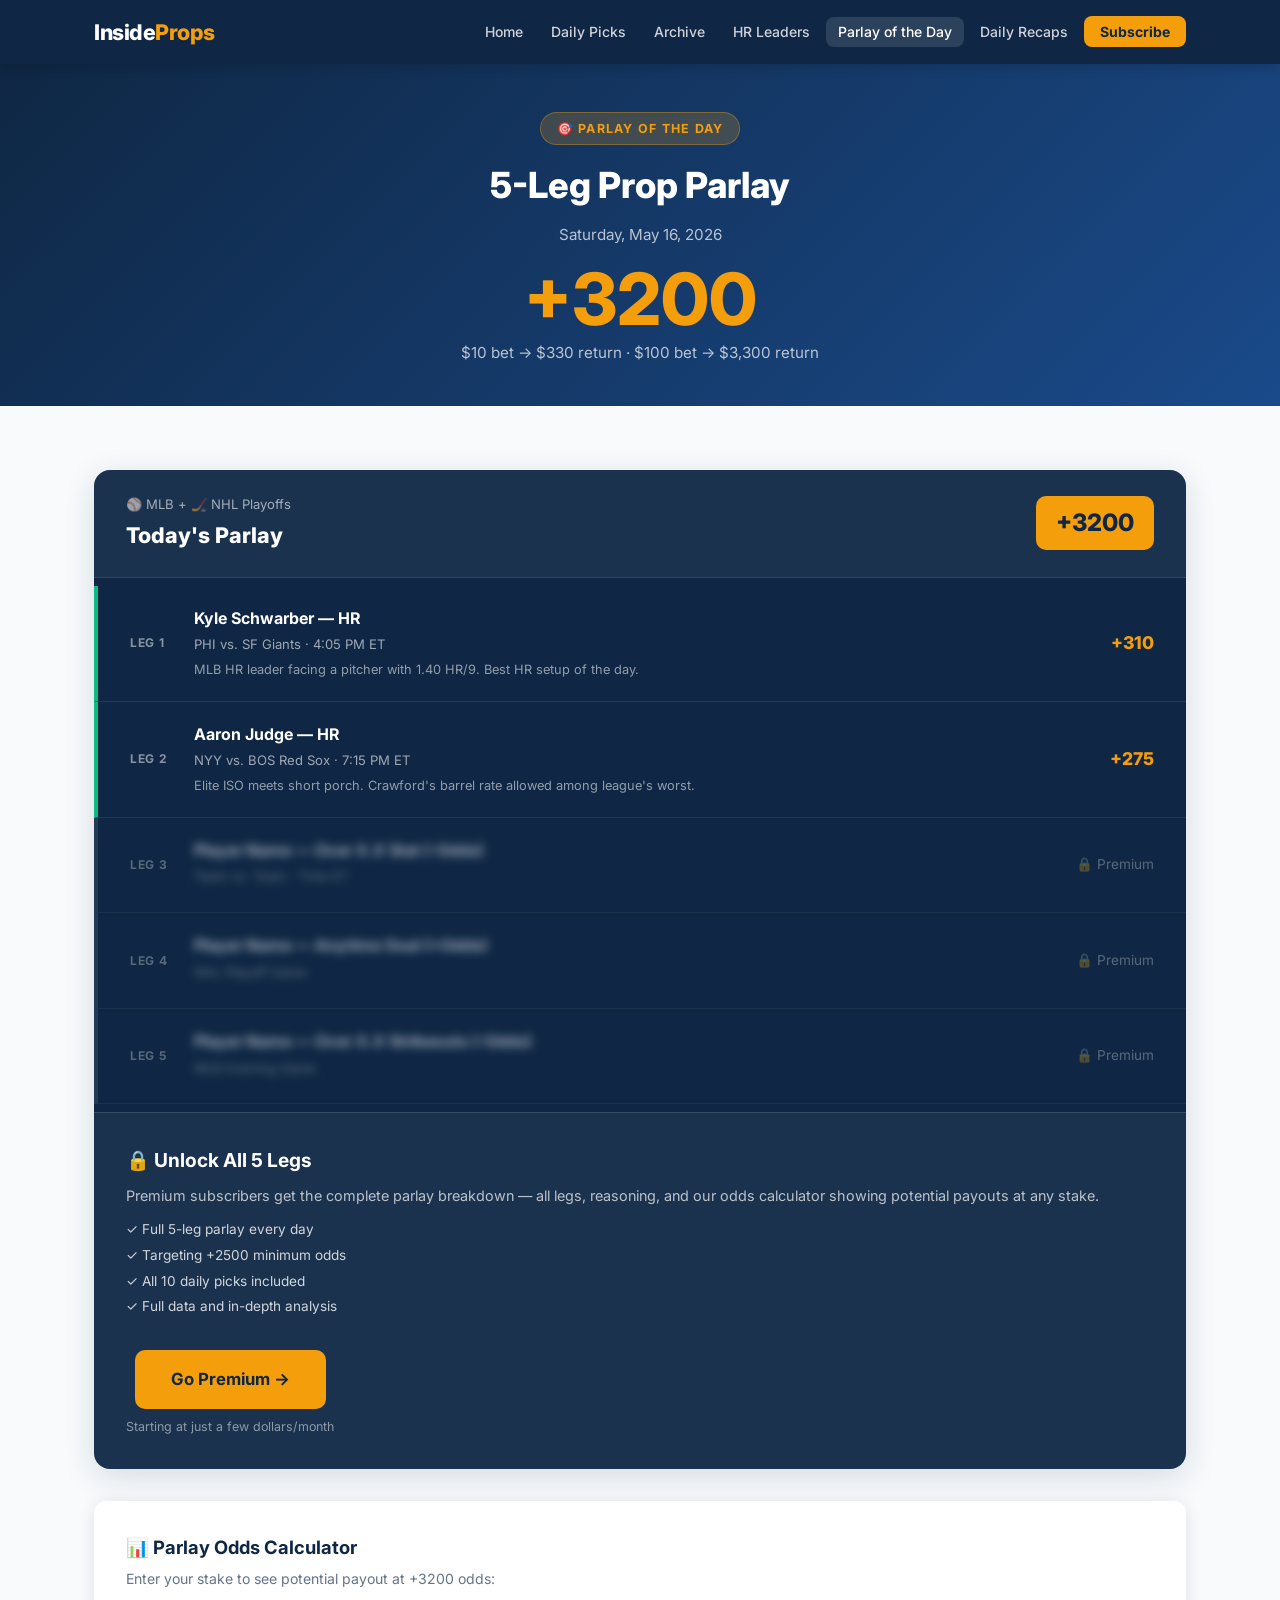
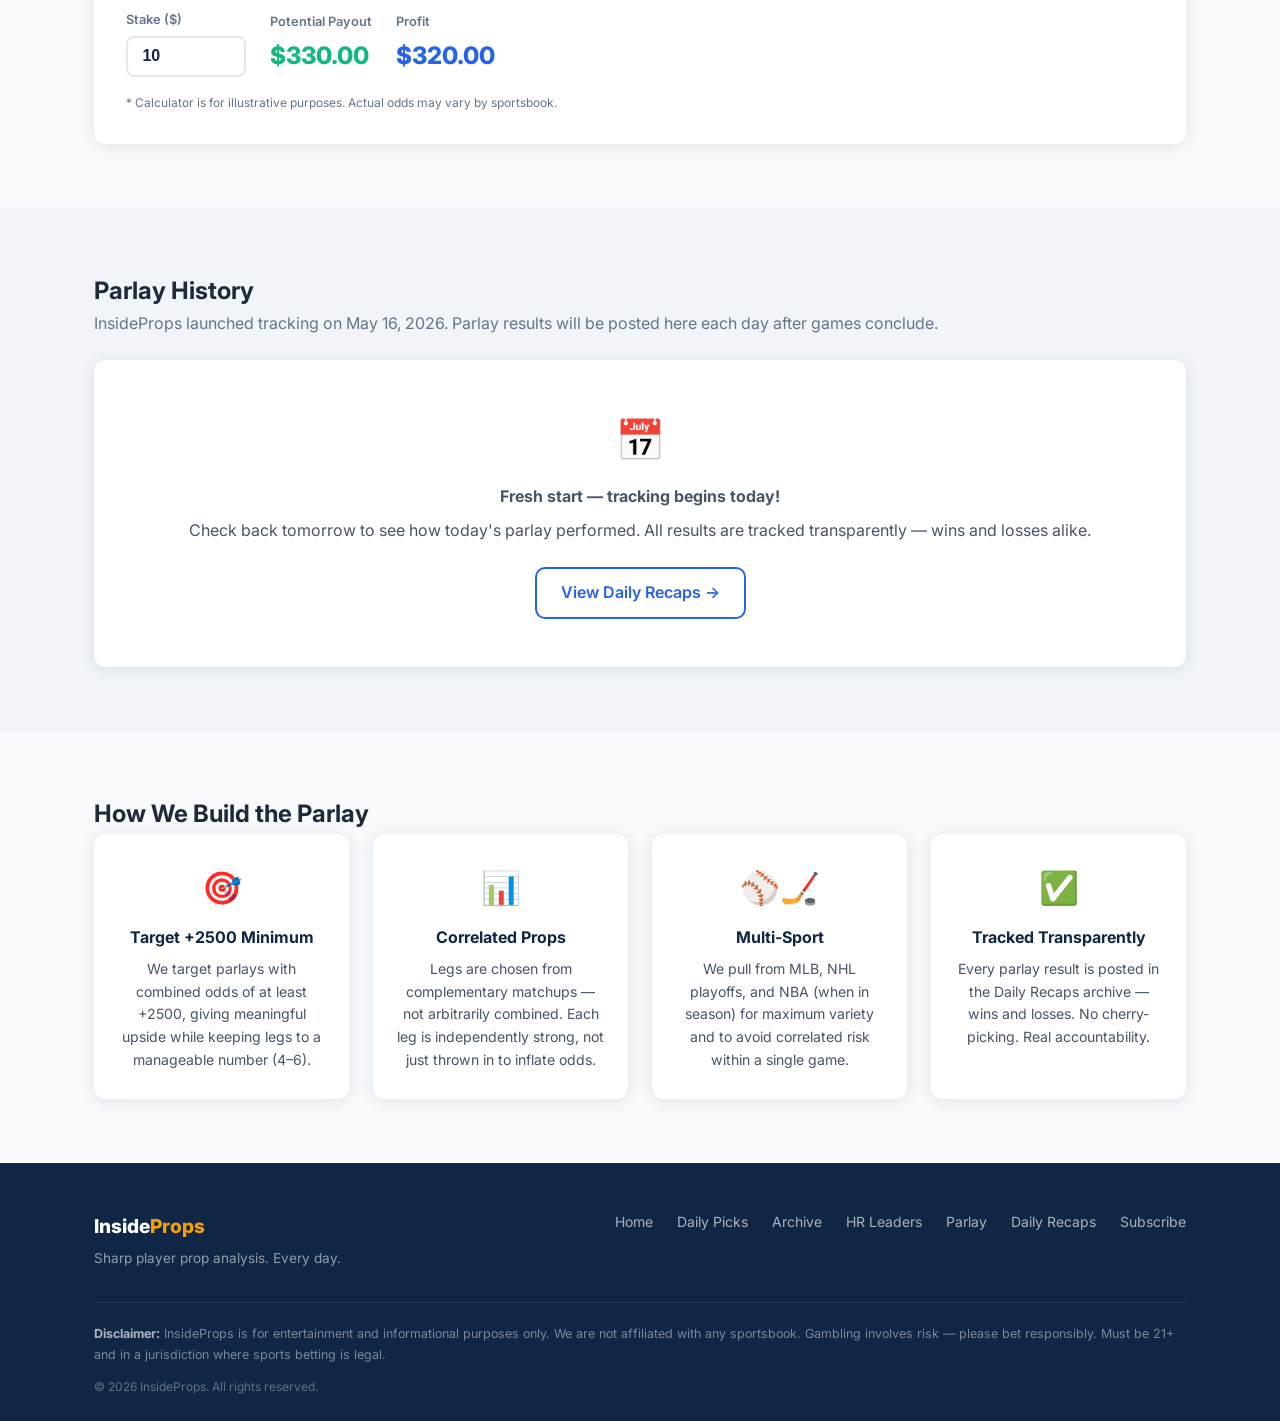
<file: parlay.html>
<!DOCTYPE html>
<html lang="en">
<head>
  <meta charset="UTF-8" />
  <meta name="viewport" content="width=device-width, initial-scale=1.0" />
  <title>Parlay of the Day — InsideProps</title>
  <link rel="stylesheet" href="style.css" />
  <link rel="preconnect" href="https://fonts.googleapis.com" />
  <link href="https://fonts.googleapis.com/css2?family=Inter:wght@400;500;600;700;800&display=swap" rel="stylesheet" />
</head>
<body>

<!-- ── Navigation ─────────────────────────────────────────────────────────── -->
<nav class="ip-nav">
  <div class="ip-nav-inner">
    <a class="ip-logo" href="index.html">Inside<span>Props</span></a>
    <ul class="ip-nav-links">
      <li><a href="index.html">Home</a></li>
      <li><a href="picks.html">Daily Picks</a></li>
      <li><a href="archive.html">Archive</a></li>
      <li><a href="hr-leaders.html">HR Leaders</a></li>
      <li><a href="parlay.html" class="active">Parlay of the Day</a></li>
      <li><a href="recaps.html">Daily Recaps</a></li>
      <li><a href="subscribe.html" class="ip-btn-nav">Subscribe</a></li>
    </ul>
    <button class="ip-nav-toggle" onclick="document.querySelector('.ip-nav-links').classList.toggle('open')">☰</button>
  </div>
</nav>

<!-- ── Page Header ────────────────────────────────────────────────────────── -->
<div class="ip-page-header parlay-header">
  <div class="ip-container">
    <div class="parlay-header-badge">🎯 PARLAY OF THE DAY</div>
    <h1>5-Leg Prop Parlay</h1>
    <p class="ip-date-label">Saturday, May 16, 2026</p>
    <div class="parlay-odds-hero">+3200</div>
    <p class="parlay-odds-sub">$10 bet → $330 return · $100 bet → $3,300 return</p>
  </div>
</div>

<!-- ── Premium Gate ───────────────────────────────────────────────────────── -->
<section class="ip-section">
  <div class="ip-container">

    <div class="parlay-card">
      <div class="parlay-card-header">
        <div class="parlay-card-title">
          <span class="parlay-sport-label">⚾ MLB + 🏒 NHL Playoffs</span>
          <h2>Today's Parlay</h2>
        </div>
        <div class="parlay-odds-badge">+3200</div>
      </div>

      <!-- LEGS -->
      <div class="parlay-legs">

        <!-- LEG 1 — FREE VISIBLE -->
        <div class="parlay-leg unlocked">
          <div class="parlay-leg-num">Leg 1</div>
          <div class="parlay-leg-content">
            <div class="parlay-leg-pick">Kyle Schwarber — HR</div>
            <div class="parlay-leg-game">PHI vs. SF Giants · 4:05 PM ET</div>
            <div class="parlay-leg-reasoning">MLB HR leader facing a pitcher with 1.40 HR/9. Best HR setup of the day.</div>
          </div>
          <div class="parlay-leg-odds">+310</div>
        </div>

        <!-- LEG 2 — FREE VISIBLE -->
        <div class="parlay-leg unlocked">
          <div class="parlay-leg-num">Leg 2</div>
          <div class="parlay-leg-content">
            <div class="parlay-leg-pick">Aaron Judge — HR</div>
            <div class="parlay-leg-game">NYY vs. BOS Red Sox · 7:15 PM ET</div>
            <div class="parlay-leg-reasoning">Elite ISO meets short porch. Crawford's barrel rate allowed among league's worst.</div>
          </div>
          <div class="parlay-leg-odds">+275</div>
        </div>

        <!-- LEGS 3–5 LOCKED (Premium) -->
        <div class="parlay-leg locked-leg">
          <div class="parlay-leg-num">Leg 3</div>
          <div class="parlay-leg-content">
            <div class="parlay-leg-pick pick-blurred">Player Name — Over X.X Stat (-Odds)</div>
            <div class="parlay-leg-game pick-blurred">Team vs. Team · Time ET</div>
          </div>
          <div class="parlay-leg-lock">🔒 Premium</div>
        </div>

        <div class="parlay-leg locked-leg">
          <div class="parlay-leg-num">Leg 4</div>
          <div class="parlay-leg-content">
            <div class="parlay-leg-pick pick-blurred">Player Name — Anytime Goal (+Odds)</div>
            <div class="parlay-leg-game pick-blurred">NHL Playoff Game</div>
          </div>
          <div class="parlay-leg-lock">🔒 Premium</div>
        </div>

        <div class="parlay-leg locked-leg">
          <div class="parlay-leg-num">Leg 5</div>
          <div class="parlay-leg-content">
            <div class="parlay-leg-pick pick-blurred">Player Name — Over X.X Strikeouts (-Odds)</div>
            <div class="parlay-leg-game pick-blurred">MLB Evening Game</div>
          </div>
          <div class="parlay-leg-lock">🔒 Premium</div>
        </div>

      </div><!-- /parlay-legs -->

      <!-- PREMIUM CTA -->
      <div class="parlay-premium-cta">
        <div class="parlay-cta-copy">
          <h3>🔒 Unlock All 5 Legs</h3>
          <p>Premium subscribers get the complete parlay breakdown — all legs, reasoning, and our odds calculator showing potential payouts at any stake.</p>
          <ul class="parlay-cta-bullets">
            <li>✓ Full 5-leg parlay every day</li>
            <li>✓ Targeting +2500 minimum odds</li>
            <li>✓ All 10 daily picks included</li>
            <li>✓ Full data and in-depth analysis</li>
          </ul>
        </div>
        <div class="parlay-cta-action">
          <a href="subscribe.html" class="ip-btn-gold large">Go Premium →</a>
          <div class="parlay-cta-price">Starting at just a few dollars/month</div>
        </div>
      </div>

    </div><!-- /parlay-card -->

    <!-- ODDS CALCULATOR -->
    <div class="odds-calculator">
      <h3>📊 Parlay Odds Calculator</h3>
      <p class="calc-sub">Enter your stake to see potential payout at +3200 odds:</p>
      <div class="calc-inputs">
        <div class="calc-input-group">
          <label>Stake ($)</label>
          <input type="number" id="stake-input" value="10" min="1" max="10000" oninput="calcPayout()" />
        </div>
        <div class="calc-result">
          <label>Potential Payout</label>
          <div class="calc-payout" id="payout-display">$330.00</div>
        </div>
        <div class="calc-result">
          <label>Profit</label>
          <div class="calc-profit" id="profit-display">$320.00</div>
        </div>
      </div>
      <div class="calc-disclaimer">* Calculator is for illustrative purposes. Actual odds may vary by sportsbook.</div>
    </div>

  </div>
</section>

<!-- ── Past Parlays Archive ───────────────────────────────────────────────── -->
<section class="ip-section ip-section-alt">
  <div class="ip-container">
    <h2>Parlay History</h2>
    <p style="color: var(--ip-gray); margin-bottom: 1.5rem;">InsideProps launched tracking on May 16, 2026. Parlay results will be posted here each day after games conclude.</p>

    <div class="parlay-history-empty">
      <div class="empty-icon">📅</div>
      <p><strong>Fresh start — tracking begins today!</strong></p>
      <p>Check back tomorrow to see how today's parlay performed. All results are tracked transparently — wins and losses alike.</p>
      <a href="recaps.html" class="ip-btn-secondary">View Daily Recaps →</a>
    </div>
  </div>
</section>

<!-- ── How We Build Parlays ──────────────────────────────────────────────── -->
<section class="ip-section">
  <div class="ip-container">
    <h2>How We Build the Parlay</h2>
    <div class="how-it-works-grid">
      <div class="hiw-card">
        <div class="hiw-icon">🎯</div>
        <h3>Target +2500 Minimum</h3>
        <p>We target parlays with combined odds of at least +2500, giving meaningful upside while keeping legs to a manageable number (4–6).</p>
      </div>
      <div class="hiw-card">
        <div class="hiw-icon">📊</div>
        <h3>Correlated Props</h3>
        <p>Legs are chosen from complementary matchups — not arbitrarily combined. Each leg is independently strong, not just thrown in to inflate odds.</p>
      </div>
      <div class="hiw-card">
        <div class="hiw-icon">⚾🏒</div>
        <h3>Multi-Sport</h3>
        <p>We pull from MLB, NHL playoffs, and NBA (when in season) for maximum variety and to avoid correlated risk within a single game.</p>
      </div>
      <div class="hiw-card">
        <div class="hiw-icon">✅</div>
        <h3>Tracked Transparently</h3>
        <p>Every parlay result is posted in the Daily Recaps archive — wins and losses. No cherry-picking. Real accountability.</p>
      </div>
    </div>
  </div>
</section>

<!-- ── Footer ────────────────────────────────────────────────────────────── -->
<footer class="ip-footer">
  <div class="ip-container">
    <div class="ip-footer-inner">
      <div class="ip-footer-brand">
        <span class="ip-logo-footer">Inside<span>Props</span></span>
        <p>Sharp player prop analysis. Every day.</p>
      </div>
      <div class="ip-footer-links">
        <a href="index.html">Home</a>
        <a href="picks.html">Daily Picks</a>
        <a href="archive.html">Archive</a>
        <a href="hr-leaders.html">HR Leaders</a>
        <a href="parlay.html">Parlay</a>
        <a href="recaps.html">Daily Recaps</a>
        <a href="subscribe.html">Subscribe</a>
      </div>
    </div>
    <div class="ip-footer-disclaimer">
      <strong>Disclaimer:</strong> InsideProps is for entertainment and informational purposes only. We are not affiliated with any sportsbook. Gambling involves risk — please bet responsibly. Must be 21+ and in a jurisdiction where sports betting is legal.
    </div>
    <div class="ip-footer-copy">© 2026 InsideProps. All rights reserved.</div>
  </div>
</footer>

<script>
function calcPayout() {
  const stake = parseFloat(document.getElementById('stake-input').value) || 0;
  const odds = 3200;
  const payout = stake + (stake * odds / 100);
  const profit = stake * odds / 100;
  document.getElementById('payout-display').textContent = '$' + payout.toFixed(2);
  document.getElementById('profit-display').textContent = '$' + profit.toFixed(2);
}
</script>

</body>
</html>
</file>
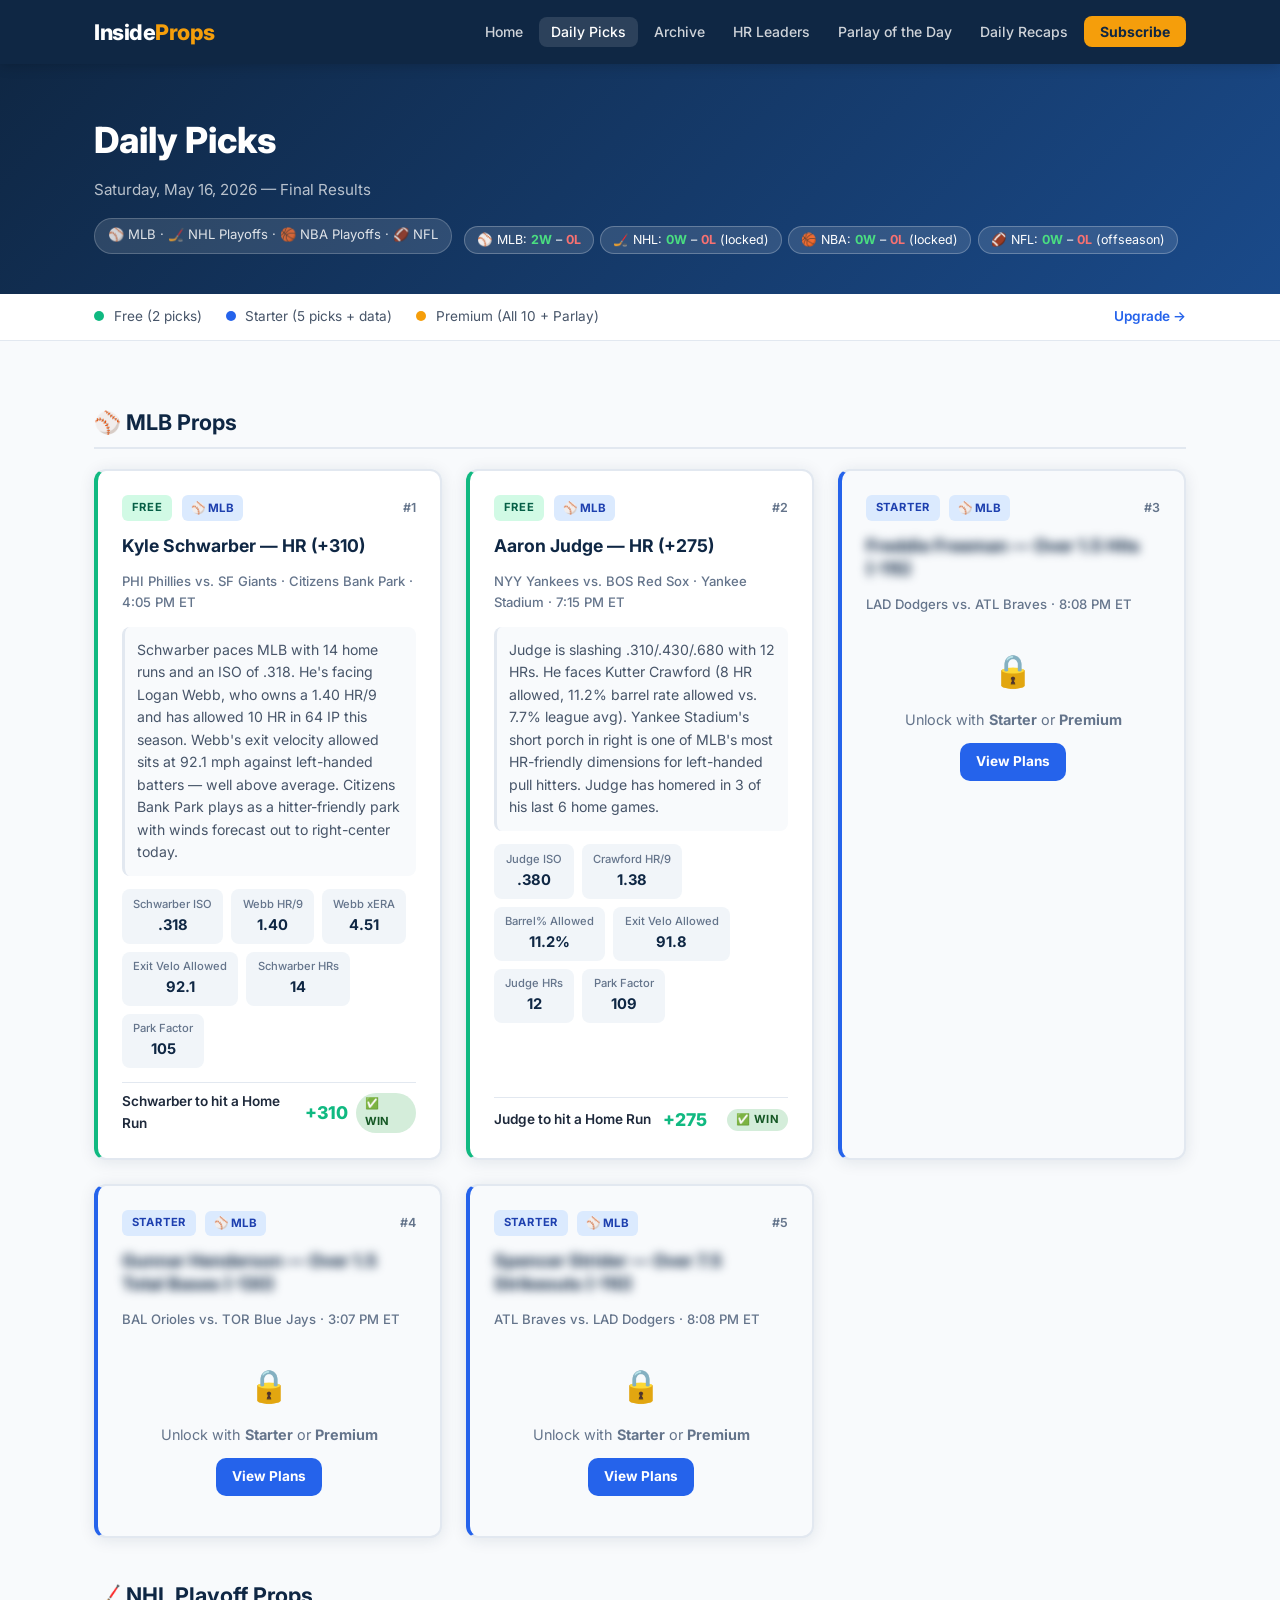
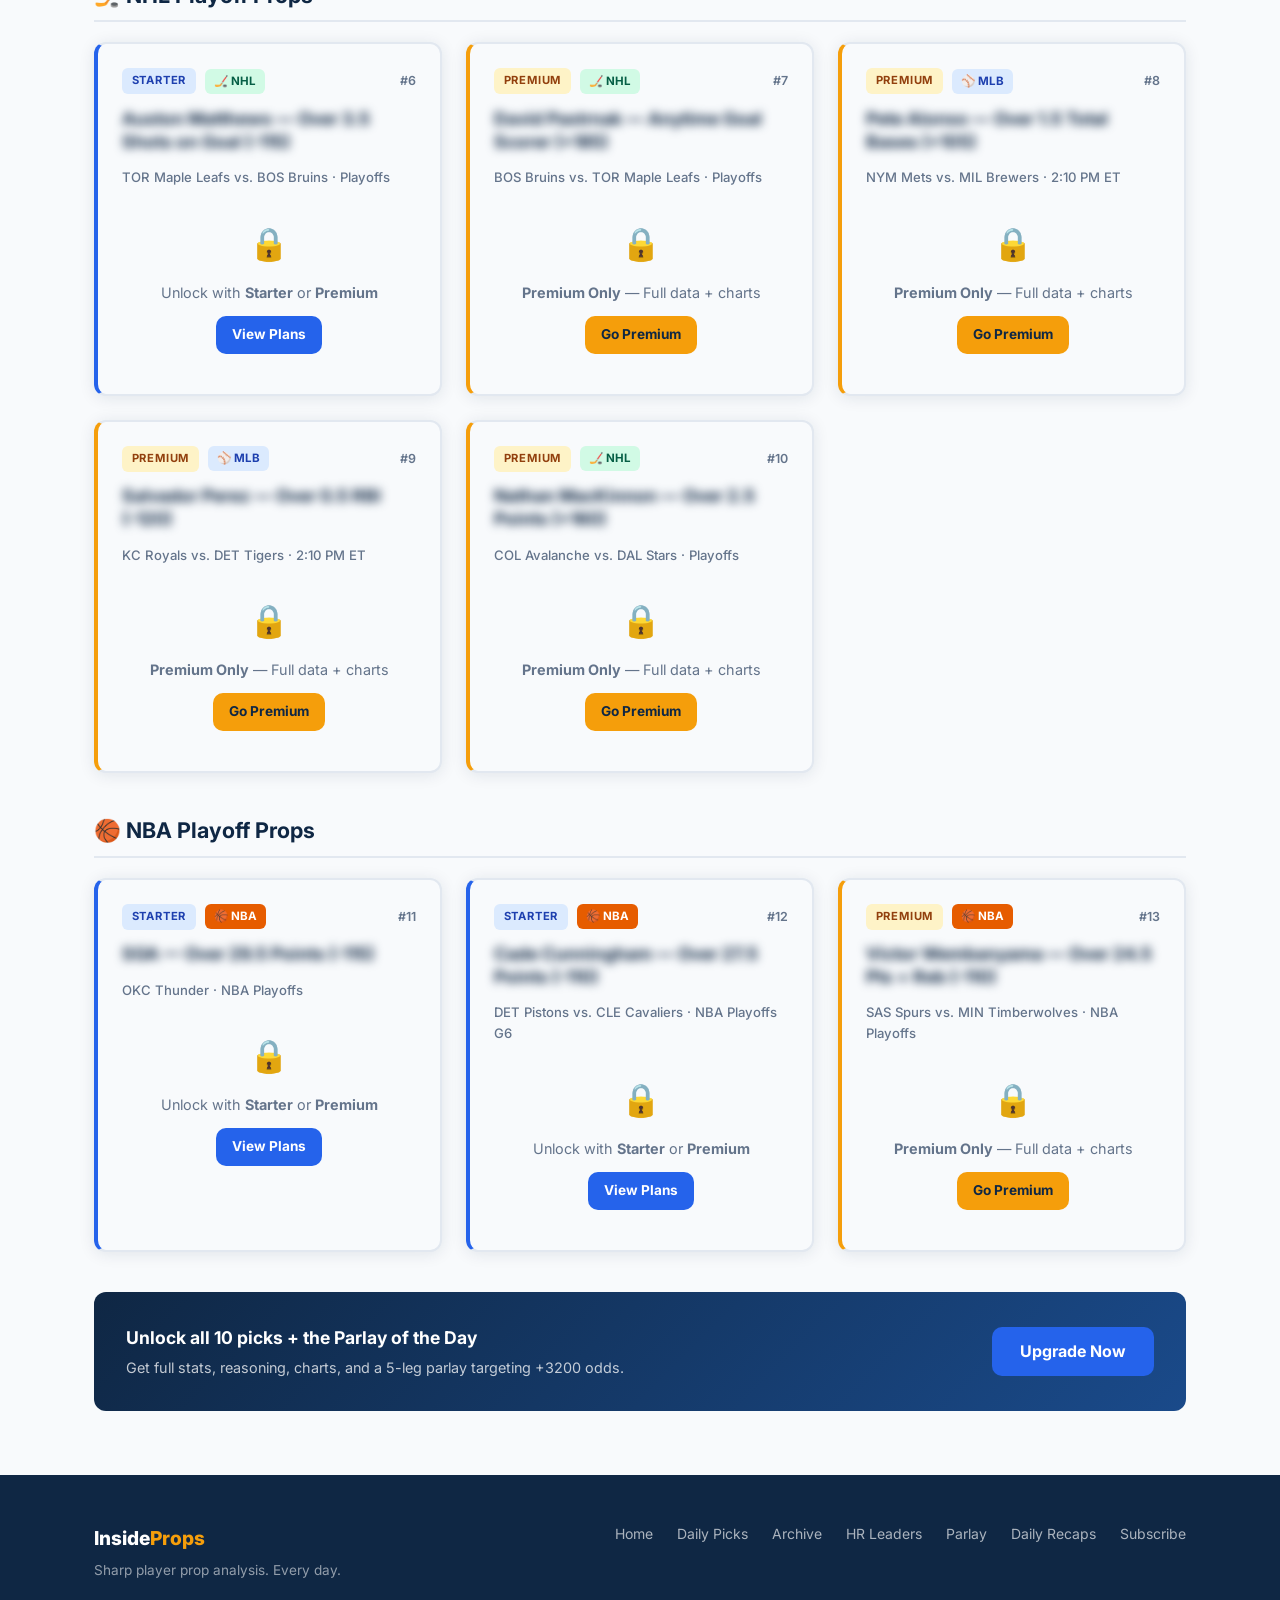
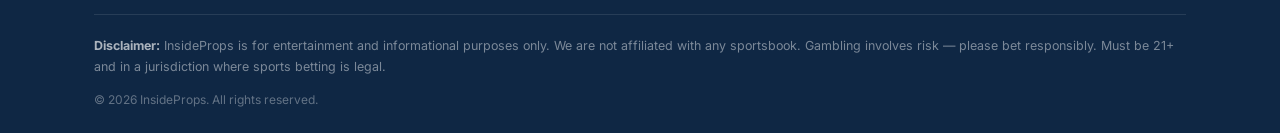
<file: picks.html>
<!DOCTYPE html>
<html lang="en">
<head>
  <meta charset="UTF-8" />
  <meta name="viewport" content="width=device-width, initial-scale=1.0" />
  <title>Daily Picks — InsideProps</title>
  <link rel="stylesheet" href="style.css" />
  <link rel="preconnect" href="https://fonts.googleapis.com" />
  <link href="https://fonts.googleapis.com/css2?family=Inter:wght@400;500;600;700;800&display=swap" rel="stylesheet" />
  <style>
    .result-badge{display:inline-block;font-size:.7rem;font-weight:700;padding:2px 9px;border-radius:20px;letter-spacing:.04em;text-transform:uppercase;margin-left:.5rem}
    .result-badge.win{background:#d4edda;color:#155724}
    .result-badge.loss{background:#f8d7da;color:#721c24}
    .result-badge.push{background:#fff3cd;color:#856404}
    .sport-record-chips{display:flex;flex-wrap:wrap;gap:.4rem;justify-content:center;margin-top:.5rem}
    .sport-record-chip{font-size:.78rem;background:rgba(255,255,255,.12);border:1px solid rgba(255,255,255,.25);border-radius:20px;padding:3px 12px;color:#fff}
    .rec-w{color:#4ade80;font-weight:700}
    .rec-l{color:#f87171;font-weight:700}
    .sport-badge.sport-nba{background:#e65c00;color:#fff}
  </style>
</head>
<body>

<!-- ── Navigation ─────────────────────────────────────────────────────────── -->
<nav class="ip-nav">
  <div class="ip-nav-inner">
    <a class="ip-logo" href="index.html">Inside<span>Props</span></a>
    <ul class="ip-nav-links">
      <li><a href="index.html">Home</a></li>
      <li><a href="picks.html" class="active">Daily Picks</a></li>
      <li><a href="archive.html">Archive</a></li>
      <li><a href="hr-leaders.html">HR Leaders</a></li>
      <li><a href="parlay.html">Parlay of the Day</a></li>
      <li><a href="recaps.html">Daily Recaps</a></li>
      <li><a href="subscribe.html" class="ip-btn-nav">Subscribe</a></li>
    </ul>
    <button class="ip-nav-toggle" onclick="document.querySelector('.ip-nav-links').classList.toggle('open')">☰</button>
  </div>
</nav>

<!-- ── Page Header ────────────────────────────────────────────────────────── -->
<div class="ip-page-header">
  <div class="ip-container">
    <h1>Daily Picks</h1>
    <p class="ip-date-label">Saturday, May 16, 2026 — Final Results</p>
    <div class="ip-picks-meta">
      <span class="meta-chip">⚾ MLB · 🏒 NHL Playoffs · 🏀 NBA Playoffs · 🏈 NFL</span>
      <div class="sport-record-chips">
        <span class="sport-record-chip">⚾ MLB: <span class="rec-w">2W</span> – <span class="rec-l">0L</span></span>
        <span class="sport-record-chip">🏒 NHL: <span class="rec-w">0W</span> – <span class="rec-l">0L</span> (locked)</span>
        <span class="sport-record-chip">🏀 NBA: <span class="rec-w">0W</span> – <span class="rec-l">0L</span> (locked)</span>
        <span class="sport-record-chip">🏈 NFL: <span class="rec-w">0W</span> – <span class="rec-l">0L</span> (offseason)</span>
      </div>
    </div>
  </div>
</div>

<!-- ── Tier Legend ────────────────────────────────────────────────────────── -->
<div class="ip-tier-legend">
  <div class="ip-container tier-legend-inner">
    <span><span class="legend-dot free"></span> Free (2 picks)</span>
    <span><span class="legend-dot starter"></span> Starter (5 picks + data)</span>
    <span><span class="legend-dot premium"></span> Premium (All 10 + Parlay)</span>
    <a href="subscribe.html" class="legend-upgrade">Upgrade →</a>
  </div>
</div>

<!-- ── Picks Grid ─────────────────────────────────────────────────────────── -->
<section class="ip-section">
  <div class="ip-container">

    <h2 class="picks-section-title">⚾ MLB Props</h2>
    <div class="picks-grid">

      <!-- PICK 1 — FREE -->
      <div class="pick-card free">
        <div class="pick-card-top">
          <span class="tier-badge tier-badge-free">FREE</span>
          <span class="sport-badge sport-mlb">⚾ MLB</span>
          <span class="pick-number">#1</span>
        </div>
        <div class="pick-title">Kyle Schwarber — HR (+310)</div>
        <div class="pick-subtitle">PHI Phillies vs. SF Giants · Citizens Bank Park · 4:05 PM ET</div>
        <div class="pick-reasoning">
          Schwarber paces MLB with 14 home runs and an ISO of .318. He's facing Logan Webb, who owns a 1.40 HR/9 and has allowed 10 HR in 64 IP this season. Webb's exit velocity allowed sits at 92.1 mph against left-handed batters — well above average. Citizens Bank Park plays as a hitter-friendly park with winds forecast out to right-center today.
        </div>
        <div class="pick-stats">
          <div class="stat-chip"><span>Schwarber ISO</span><strong>.318</strong></div>
          <div class="stat-chip"><span>Webb HR/9</span><strong>1.40</strong></div>
          <div class="stat-chip"><span>Webb xERA</span><strong>4.51</strong></div>
          <div class="stat-chip"><span>Exit Velo Allowed</span><strong>92.1</strong></div>
          <div class="stat-chip"><span>Schwarber HRs</span><strong>14</strong></div>
          <div class="stat-chip"><span>Park Factor</span><strong>105</strong></div>
        </div>
        <div class="pick-footer">
          <span class="pick-line">Schwarber to hit a Home Run</span>
          <span class="pick-odds free-odds">+310</span>
          <span class="result-badge win">✅ WIN</span>
        </div>
      </div>

      <!-- PICK 2 — FREE -->
      <div class="pick-card free">
        <div class="pick-card-top">
          <span class="tier-badge tier-badge-free">FREE</span>
          <span class="sport-badge sport-mlb">⚾ MLB</span>
          <span class="pick-number">#2</span>
        </div>
        <div class="pick-title">Aaron Judge — HR (+275)</div>
        <div class="pick-subtitle">NYY Yankees vs. BOS Red Sox · Yankee Stadium · 7:15 PM ET</div>
        <div class="pick-reasoning">
          Judge is slashing .310/.430/.680 with 12 HRs. He faces Kutter Crawford (8 HR allowed, 11.2% barrel rate allowed vs. 7.7% league avg). Yankee Stadium's short porch in right is one of MLB's most HR-friendly dimensions for left-handed pull hitters. Judge has homered in 3 of his last 6 home games.
        </div>
        <div class="pick-stats">
          <div class="stat-chip"><span>Judge ISO</span><strong>.380</strong></div>
          <div class="stat-chip"><span>Crawford HR/9</span><strong>1.38</strong></div>
          <div class="stat-chip"><span>Barrel% Allowed</span><strong>11.2%</strong></div>
          <div class="stat-chip"><span>Exit Velo Allowed</span><strong>91.8</strong></div>
          <div class="stat-chip"><span>Judge HRs</span><strong>12</strong></div>
          <div class="stat-chip"><span>Park Factor</span><strong>109</strong></div>
        </div>
        <div class="pick-footer">
          <span class="pick-line">Judge to hit a Home Run</span>
          <span class="pick-odds free-odds">+275</span>
          <span class="result-badge win">✅ WIN</span>
        </div>
      </div>

      <!-- PICK 3 — STARTER LOCKED -->
      <div class="pick-card locked starter">
        <div class="pick-card-top">
          <span class="tier-badge tier-badge-starter">STARTER</span>
          <span class="sport-badge sport-mlb">⚾ MLB</span>
          <span class="pick-number">#3</span>
        </div>
        <div class="pick-title pick-blurred">Freddie Freeman — Over 1.5 Hits (-115)</div>
        <div class="pick-subtitle">LAD Dodgers vs. ATL Braves · 8:08 PM ET</div>
        <div class="pick-lock-overlay">
          <div class="lock-icon">🔒</div>
          <p>Unlock with <strong>Starter</strong> or <strong>Premium</strong></p>
          <a href="subscribe.html" class="ip-btn-primary small">View Plans</a>
        </div>
      </div>

      <!-- PICK 4 — STARTER LOCKED -->
      <div class="pick-card locked starter">
        <div class="pick-card-top">
          <span class="tier-badge tier-badge-starter">STARTER</span>
          <span class="sport-badge sport-mlb">⚾ MLB</span>
          <span class="pick-number">#4</span>
        </div>
        <div class="pick-title pick-blurred">Gunnar Henderson — Over 1.5 Total Bases (-130)</div>
        <div class="pick-subtitle">BAL Orioles vs. TOR Blue Jays · 3:07 PM ET</div>
        <div class="pick-lock-overlay">
          <div class="lock-icon">🔒</div>
          <p>Unlock with <strong>Starter</strong> or <strong>Premium</strong></p>
          <a href="subscribe.html" class="ip-btn-primary small">View Plans</a>
        </div>
      </div>

      <!-- PICK 5 — STARTER LOCKED -->
      <div class="pick-card locked starter">
        <div class="pick-card-top">
          <span class="tier-badge tier-badge-starter">STARTER</span>
          <span class="sport-badge sport-mlb">⚾ MLB</span>
          <span class="pick-number">#5</span>
        </div>
        <div class="pick-title pick-blurred">Spencer Strider — Over 7.5 Strikeouts (-110)</div>
        <div class="pick-subtitle">ATL Braves vs. LAD Dodgers · 8:08 PM ET</div>
        <div class="pick-lock-overlay">
          <div class="lock-icon">🔒</div>
          <p>Unlock with <strong>Starter</strong> or <strong>Premium</strong></p>
          <a href="subscribe.html" class="ip-btn-primary small">View Plans</a>
        </div>
      </div>

    </div><!-- /picks-grid MLB -->

    <!-- NHL PLAYOFF SECTION -->
    <h2 class="picks-section-title" style="margin-top:2.5rem;">🏒 NHL Playoff Props</h2>
    <div class="picks-grid">

      <!-- PICK 6 — STARTER LOCKED -->
      <div class="pick-card locked starter">
        <div class="pick-card-top">
          <span class="tier-badge tier-badge-starter">STARTER</span>
          <span class="sport-badge sport-nhl">🏒 NHL</span>
          <span class="pick-number">#6</span>
        </div>
        <div class="pick-title pick-blurred">Auston Matthews — Over 3.5 Shots on Goal (-115)</div>
        <div class="pick-subtitle">TOR Maple Leafs vs. BOS Bruins · Playoffs</div>
        <div class="pick-lock-overlay">
          <div class="lock-icon">🔒</div>
          <p>Unlock with <strong>Starter</strong> or <strong>Premium</strong></p>
          <a href="subscribe.html" class="ip-btn-primary small">View Plans</a>
        </div>
      </div>

      <!-- PICK 7 — PREMIUM LOCKED -->
      <div class="pick-card locked premium">
        <div class="pick-card-top">
          <span class="tier-badge tier-badge-premium">PREMIUM</span>
          <span class="sport-badge sport-nhl">🏒 NHL</span>
          <span class="pick-number">#7</span>
        </div>
        <div class="pick-title pick-blurred">David Pastrnak — Anytime Goal Scorer (+185)</div>
        <div class="pick-subtitle">BOS Bruins vs. TOR Maple Leafs · Playoffs</div>
        <div class="pick-lock-overlay">
          <div class="lock-icon">🔒</div>
          <p><strong>Premium Only</strong> — Full data + charts</p>
          <a href="subscribe.html" class="ip-btn-gold small">Go Premium</a>
        </div>
      </div>

      <!-- PICK 8 — PREMIUM LOCKED -->
      <div class="pick-card locked premium">
        <div class="pick-card-top">
          <span class="tier-badge tier-badge-premium">PREMIUM</span>
          <span class="sport-badge sport-mlb">⚾ MLB</span>
          <span class="pick-number">#8</span>
        </div>
        <div class="pick-title pick-blurred">Pete Alonso — Over 1.5 Total Bases (+105)</div>
        <div class="pick-subtitle">NYM Mets vs. MIL Brewers · 2:10 PM ET</div>
        <div class="pick-lock-overlay">
          <div class="lock-icon">🔒</div>
          <p><strong>Premium Only</strong> — Full data + charts</p>
          <a href="subscribe.html" class="ip-btn-gold small">Go Premium</a>
        </div>
      </div>

      <!-- PICK 9 — PREMIUM LOCKED -->
      <div class="pick-card locked premium">
        <div class="pick-card-top">
          <span class="tier-badge tier-badge-premium">PREMIUM</span>
          <span class="sport-badge sport-mlb">⚾ MLB</span>
          <span class="pick-number">#9</span>
        </div>
        <div class="pick-title pick-blurred">Salvador Perez — Over 0.5 RBI (-120)</div>
        <div class="pick-subtitle">KC Royals vs. DET Tigers · 2:10 PM ET</div>
        <div class="pick-lock-overlay">
          <div class="lock-icon">🔒</div>
          <p><strong>Premium Only</strong> — Full data + charts</p>
          <a href="subscribe.html" class="ip-btn-gold small">Go Premium</a>
        </div>
      </div>

      <!-- PICK 10 — PREMIUM LOCKED -->
      <div class="pick-card locked premium">
        <div class="pick-card-top">
          <span class="tier-badge tier-badge-premium">PREMIUM</span>
          <span class="sport-badge sport-nhl">🏒 NHL</span>
          <span class="pick-number">#10</span>
        </div>
        <div class="pick-title pick-blurred">Nathan MacKinnon — Over 2.5 Points (+160)</div>
        <div class="pick-subtitle">COL Avalanche vs. DAL Stars · Playoffs</div>
        <div class="pick-lock-overlay">
          <div class="lock-icon">🔒</div>
          <p><strong>Premium Only</strong> — Full data + charts</p>
          <a href="subscribe.html" class="ip-btn-gold small">Go Premium</a>
        </div>
      </div>

    </div><!-- /picks-grid NHL -->

    <!-- NBA PLAYOFFS SECTION -->
    <h2 class="picks-section-title" style="margin-top:2.5rem;">🏀 NBA Playoff Props</h2>
    <div class="picks-grid">

      <!-- PICK 11 — STARTER LOCKED -->
      <div class="pick-card locked starter">
        <div class="pick-card-top">
          <span class="tier-badge tier-badge-starter">STARTER</span>
          <span class="sport-badge sport-nba">🏀 NBA</span>
          <span class="pick-number">#11</span>
        </div>
        <div class="pick-title pick-blurred">SGA — Over 29.5 Points (-115)</div>
        <div class="pick-subtitle">OKC Thunder · NBA Playoffs</div>
        <div class="pick-lock-overlay">
          <div class="lock-icon">🔒</div>
          <p>Unlock with <strong>Starter</strong> or <strong>Premium</strong></p>
          <a href="subscribe.html" class="ip-btn-primary small">View Plans</a>
        </div>
      </div>

      <!-- PICK 12 — STARTER LOCKED -->
      <div class="pick-card locked starter">
        <div class="pick-card-top">
          <span class="tier-badge tier-badge-starter">STARTER</span>
          <span class="sport-badge sport-nba">🏀 NBA</span>
          <span class="pick-number">#12</span>
        </div>
        <div class="pick-title pick-blurred">Cade Cunningham — Over 27.5 Points (-110)</div>
        <div class="pick-subtitle">DET Pistons vs. CLE Cavaliers · NBA Playoffs G6</div>
        <div class="pick-lock-overlay">
          <div class="lock-icon">🔒</div>
          <p>Unlock with <strong>Starter</strong> or <strong>Premium</strong></p>
          <a href="subscribe.html" class="ip-btn-primary small">View Plans</a>
        </div>
      </div>

      <!-- PICK 13 — PREMIUM LOCKED -->
      <div class="pick-card locked premium">
        <div class="pick-card-top">
          <span class="tier-badge tier-badge-premium">PREMIUM</span>
          <span class="sport-badge sport-nba">🏀 NBA</span>
          <span class="pick-number">#13</span>
        </div>
        <div class="pick-title pick-blurred">Victor Wembanyama — Over 24.5 Pts + Reb (-110)</div>
        <div class="pick-subtitle">SAS Spurs vs. MIN Timberwolves · NBA Playoffs</div>
        <div class="pick-lock-overlay">
          <div class="lock-icon">🔒</div>
          <p><strong>Premium Only</strong> — Full data + charts</p>
          <a href="subscribe.html" class="ip-btn-gold small">Go Premium</a>
        </div>
      </div>

    </div><!-- /picks-grid NBA -->

    <!-- UPGRADE BANNER -->
    <div class="ip-upgrade-banner">
      <div class="upgrade-banner-inner">
        <div>
          <strong>Unlock all 10 picks + the Parlay of the Day</strong>
          <p>Get full stats, reasoning, charts, and a 5-leg parlay targeting +3200 odds.</p>
        </div>
        <a href="subscribe.html" class="ip-btn-primary">Upgrade Now</a>
      </div>
    </div>

  </div>
</section>

<!-- ── Footer ────────────────────────────────────────────────────────────── -->
<footer class="ip-footer">
  <div class="ip-container">
    <div class="ip-footer-inner">
      <div class="ip-footer-brand">
        <span class="ip-logo-footer">Inside<span>Props</span></span>
        <p>Sharp player prop analysis. Every day.</p>
      </div>
      <div class="ip-footer-links">
        <a href="index.html">Home</a>
        <a href="picks.html">Daily Picks</a>
        <a href="archive.html">Archive</a>
        <a href="hr-leaders.html">HR Leaders</a>
        <a href="parlay.html">Parlay</a>
        <a href="recaps.html">Daily Recaps</span>
        <a href="subscribe.html">Subscribe</a>
      </div>
    </div>
    <div class="ip-footer-disclaimer">
      <strong>Disclaimer:</strong> InsideProps is for entertainment and informational purposes only. We are not affiliated with any sportsbook. Gambling involves risk — please bet responsibly. Must be 21+ and in a jurisdiction where sports betting is legal.
    </div>
    <div class="ip-footer-copy">© 2026 InsideProps. All rights reserved.</div>
  </div>
</footer>

</body>
</html>
</file>
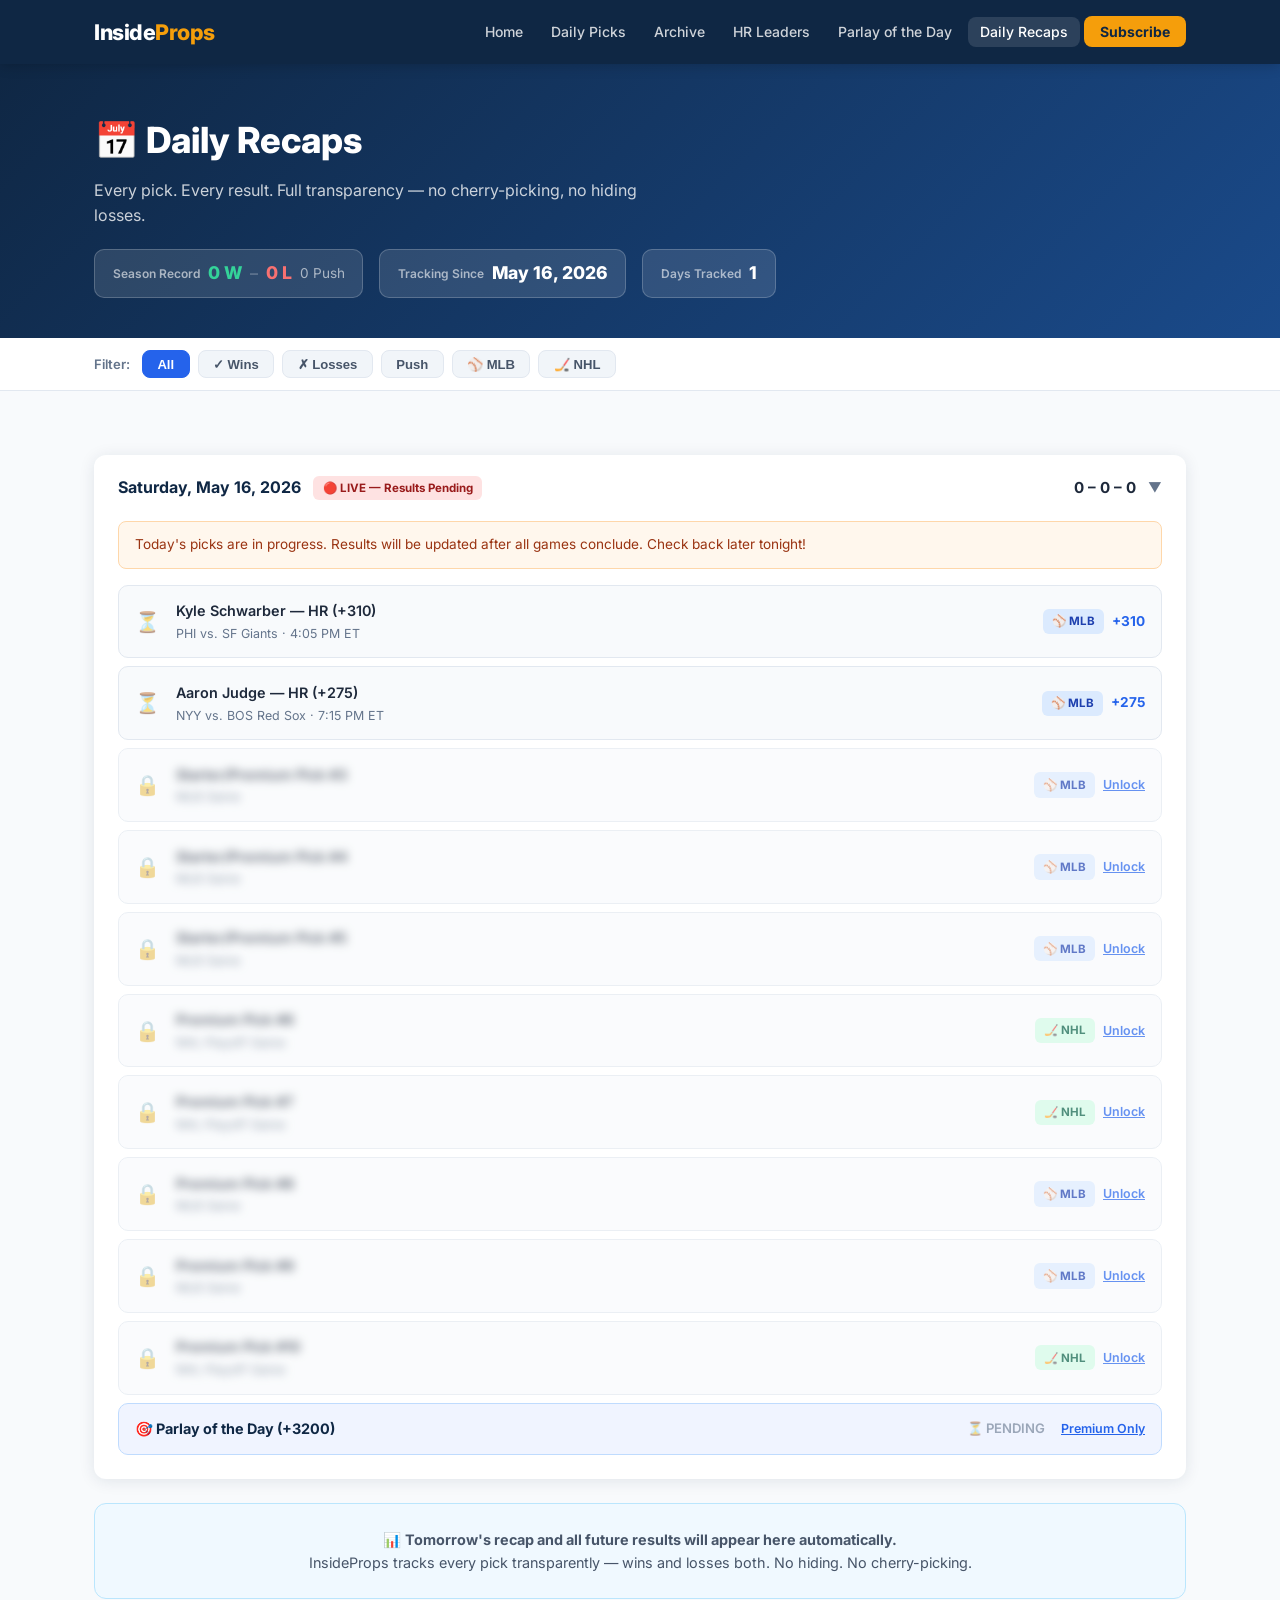
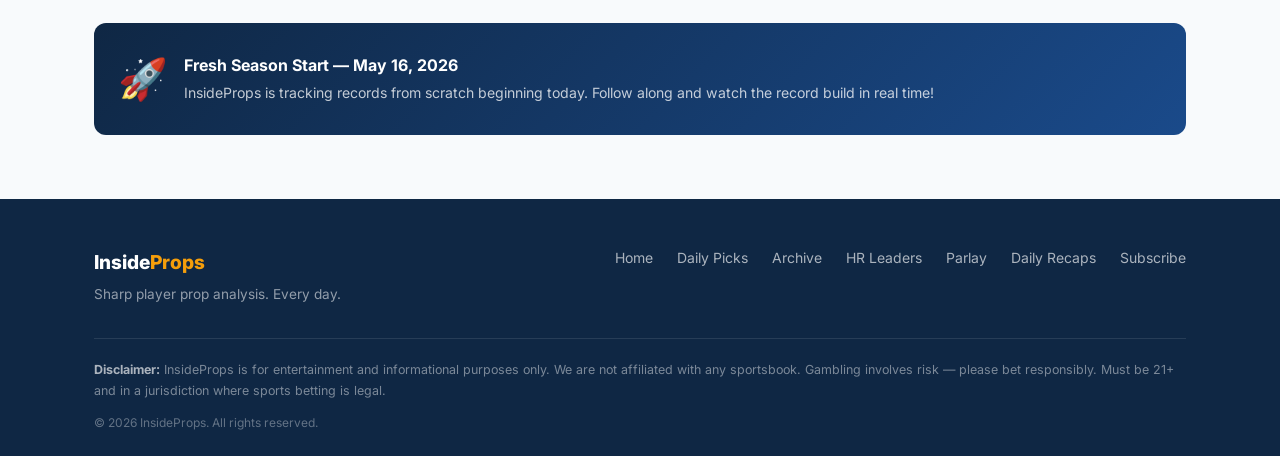
<file: recaps.html>
<!DOCTYPE html>
<html lang="en">
<head>
  <meta charset="UTF-8" />
  <meta name="viewport" content="width=device-width, initial-scale=1.0" />
  <title>Daily Recaps — InsideProps</title>
  <link rel="stylesheet" href="style.css" />
  <link rel="preconnect" href="https://fonts.googleapis.com" />
  <link href="https://fonts.googleapis.com/css2?family=Inter:wght@400;500;600;700;800&display=swap" rel="stylesheet" />
</head>
<body>

<!-- ── Navigation ─────────────────────────────────────────────────────────── -->
<nav class="ip-nav">
  <div class="ip-nav-inner">
    <a class="ip-logo" href="index.html">Inside<span>Props</span></a>
    <ul class="ip-nav-links">
      <li><a href="index.html">Home</a></li>
      <li><a href="picks.html">Daily Picks</a></li>
      <li><a href="archive.html">Archive</a></li>
      <li><a href="hr-leaders.html">HR Leaders</a></li>
      <li><a href="parlay.html">Parlay of the Day</a></li>
      <li><a href="recaps.html" class="active">Daily Recaps</a></li>
      <li><a href="subscribe.html" class="ip-btn-nav">Subscribe</a></li>
    </ul>
    <button class="ip-nav-toggle" onclick="document.querySelector('.ip-nav-links').classList.toggle('open')">☰</button>
  </div>
</nav>

<!-- ── Page Header ────────────────────────────────────────────────────────── -->
<div class="ip-page-header">
  <div class="ip-container">
    <h1>📅 Daily Recaps</h1>
    <p class="ip-page-sub">Every pick. Every result. Full transparency — no cherry-picking, no hiding losses.</p>
    <div class="recaps-season-totals">
      <div class="season-total-chip">
        <span class="stc-label">Season Record</span>
        <span class="stc-val wins">0 W</span>
        <span class="stc-sep">–</span>
        <span class="stc-val losses">0 L</span>
        <span class="stc-push">0 Push</span>
      </div>
      <div class="season-total-chip">
        <span class="stc-label">Tracking Since</span>
        <span class="stc-val">May 16, 2026</span>
      </div>
      <div class="season-total-chip">
        <span class="stc-label">Days Tracked</span>
        <span class="stc-val">1</span>
      </div>
    </div>
  </div>
</div>

<!-- ── Filter Bar ─────────────────────────────────────────────────────────── -->
<div class="recaps-filter-bar">
  <div class="ip-container recaps-filter-inner">
    <span class="filter-label">Filter:</span>
    <button class="filter-btn active" onclick="filterRecaps('all', this)">All</button>
    <button class="filter-btn" onclick="filterRecaps('win', this)">✓ Wins</button>
    <button class="filter-btn" onclick="filterRecaps('loss', this)">✗ Losses</button>
    <button class="filter-btn" onclick="filterRecaps('push', this)">Push</button>
    <button class="filter-btn" onclick="filterRecaps('mlb', this)">⚾ MLB</button>
    <button class="filter-btn" onclick="filterRecaps('nhl', this)">🏒 NHL</button>
  </div>
</div>

<!-- ── Recaps Archive ─────────────────────────────────────────────────────── -->
<section class="ip-section">
  <div class="ip-container">

    <!-- TODAY — PENDING -->
    <div class="recap-day" id="recap-2026-05-16">
      <div class="recap-day-header" onclick="toggleRecap('2026-05-16')">
        <div class="recap-day-info">
          <span class="recap-date">Saturday, May 16, 2026</span>
          <span class="recap-day-badge pending-badge">🔴 LIVE — Results Pending</span>
        </div>
        <div class="recap-day-record">
          <span class="recap-record">0 – 0 – 0</span>
          <span class="recap-toggle-icon" id="toggle-2026-05-16">▼</span>
        </div>
      </div>

      <div class="recap-day-body" id="body-2026-05-16">
        <p class="recap-pending-note">Today's picks are in progress. Results will be updated after all games conclude. Check back later tonight!</p>

        <div class="recap-picks-list">

          <div class="recap-pick pending" data-sport="mlb" data-result="pending">
            <div class="recap-pick-result pending-icon">⏳</div>
            <div class="recap-pick-info">
              <div class="recap-pick-name">Kyle Schwarber — HR (+310)</div>
              <div class="recap-pick-game">PHI vs. SF Giants · 4:05 PM ET</div>
            </div>
            <div class="recap-pick-meta">
              <span class="sport-badge sport-mlb">⚾ MLB</span>
              <span class="recap-odds">+310</span>
            </div>
          </div>

          <div class="recap-pick pending" data-sport="mlb" data-result="pending">
            <div class="recap-pick-result pending-icon">⏳</div>
            <div class="recap-pick-info">
              <div class="recap-pick-name">Aaron Judge — HR (+275)</div>
              <div class="recap-pick-game">NYY vs. BOS Red Sox · 7:15 PM ET</div>
            </div>
            <div class="recap-pick-meta">
              <span class="sport-badge sport-mlb">⚾ MLB</span>
              <span class="recap-odds">+275</span>
            </div>
          </div>

          <!-- Locked picks shown as blurred -->
          <div class="recap-pick locked-recap" data-sport="mlb" data-result="pending">
            <div class="recap-pick-result pending-icon">🔒</div>
            <div class="recap-pick-info">
              <div class="recap-pick-name pick-blurred">Starter/Premium Pick #3</div>
              <div class="recap-pick-game pick-blurred">MLB Game</div>
            </div>
            <div class="recap-pick-meta">
              <span class="sport-badge sport-mlb">⚾ MLB</span>
              <a href="subscribe.html" class="unlock-recap-link">Unlock</a>
            </div>
          </div>

          <div class="recap-pick locked-recap" data-sport="mlb" data-result="pending">
            <div class="recap-pick-result pending-icon">🔒</div>
            <div class="recap-pick-info">
              <div class="recap-pick-name pick-blurred">Starter/Premium Pick #4</div>
              <div class="recap-pick-game pick-blurred">MLB Game</div>
            </div>
            <div class="recap-pick-meta">
              <span class="sport-badge sport-mlb">⚾ MLB</span>
              <a href="subscribe.html" class="unlock-recap-link">Unlock</a>
            </div>
          </div>

          <div class="recap-pick locked-recap" data-sport="mlb" data-result="pending">
            <div class="recap-pick-result pending-icon">🔒</div>
            <div class="recap-pick-info">
              <div class="recap-pick-name pick-blurred">Starter/Premium Pick #5</div>
              <div class="recap-pick-game pick-blurred">MLB Game</div>
            </div>
            <div class="recap-pick-meta">
              <span class="sport-badge sport-mlb">⚾ MLB</span>
              <a href="subscribe.html" class="unlock-recap-link">Unlock</a>
            </div>
          </div>

          <div class="recap-pick locked-recap" data-sport="nhl" data-result="pending">
            <div class="recap-pick-result pending-icon">🔒</div>
            <div class="recap-pick-info">
              <div class="recap-pick-name pick-blurred">Premium Pick #6</div>
              <div class="recap-pick-game pick-blurred">NHL Playoff Game</div>
            </div>
            <div class="recap-pick-meta">
              <span class="sport-badge sport-nhl">🏒 NHL</span>
              <a href="subscribe.html" class="unlock-recap-link">Unlock</a>
            </div>
          </div>

          <div class="recap-pick locked-recap" data-sport="nhl" data-result="pending">
            <div class="recap-pick-result pending-icon">🔒</div>
            <div class="recap-pick-info">
              <div class="recap-pick-name pick-blurred">Premium Pick #7</div>
              <div class="recap-pick-game pick-blurred">NHL Playoff Game</div>
            </div>
            <div class="recap-pick-meta">
              <span class="sport-badge sport-nhl">🏒 NHL</span>
              <a href="subscribe.html" class="unlock-recap-link">Unlock</a>
            </div>
          </div>

          <div class="recap-pick locked-recap" data-sport="mlb" data-result="pending">
            <div class="recap-pick-result pending-icon">🔒</div>
            <div class="recap-pick-info">
              <div class="recap-pick-name pick-blurred">Premium Pick #8</div>
              <div class="recap-pick-game pick-blurred">MLB Game</div>
            </div>
            <div class="recap-pick-meta">
              <span class="sport-badge sport-mlb">⚾ MLB</span>
              <a href="subscribe.html" class="unlock-recap-link">Unlock</a>
            </div>
          </div>

          <div class="recap-pick locked-recap" data-sport="mlb" data-result="pending">
            <div class="recap-pick-result pending-icon">🔒</div>
            <div class="recap-pick-info">
              <div class="recap-pick-name pick-blurred">Premium Pick #9</div>
              <div class="recap-pick-game pick-blurred">MLB Game</div>
            </div>
            <div class="recap-pick-meta">
              <span class="sport-badge sport-mlb">⚾ MLB</span>
              <a href="subscribe.html" class="unlock-recap-link">Unlock</a>
            </div>
          </div>

          <div class="recap-pick locked-recap" data-sport="nhl" data-result="pending">
            <div class="recap-pick-result pending-icon">🔒</div>
            <div class="recap-pick-info">
              <div class="recap-pick-name pick-blurred">Premium Pick #10</div>
              <div class="recap-pick-game pick-blurred">NHL Playoff Game</div>
            </div>
            <div class="recap-pick-meta">
              <span class="sport-badge sport-nhl">🏒 NHL</span>
              <a href="subscribe.html" class="unlock-recap-link">Unlock</a>
            </div>
          </div>

          <!-- Parlay Row -->
          <div class="recap-parlay-row locked-recap">
            <span class="parlay-recap-label">🎯 Parlay of the Day (+3200)</span>
            <span class="parlay-recap-result pending-icon">⏳ PENDING</span>
            <a href="subscribe.html" class="unlock-recap-link">Premium Only</a>
          </div>

        </div><!-- /recap-picks-list -->
      </div><!-- /recap-day-body -->
    </div><!-- /recap-day -->

    <!-- FUTURE DATES PLACEHOLDER -->
    <div class="recaps-future-note">
      <p>📊 <strong>Tomorrow's recap and all future results will appear here automatically.</strong><br/>
      InsideProps tracks every pick transparently — wins and losses both. No hiding. No cherry-picking.</p>
    </div>

    <!-- SEASON START BANNER -->
    <div class="recaps-start-banner">
      <div class="recaps-start-icon">🚀</div>
      <div>
        <strong>Fresh Season Start — May 16, 2026</strong>
        <p>InsideProps is tracking records from scratch beginning today. Follow along and watch the record build in real time!</p>
      </div>
    </div>

  </div>
</section>

<!-- ── Footer ────────────────────────────────────────────────────────────── -->
<footer class="ip-footer">
  <div class="ip-container">
    <div class="ip-footer-inner">
      <div class="ip-footer-brand">
        <span class="ip-logo-footer">Inside<span>Props</span></span>
        <p>Sharp player prop analysis. Every day.</p>
      </div>
      <div class="ip-footer-links">
        <a href="index.html">Home</a>
        <a href="picks.html">Daily Picks</a>
        <a href="archive.html">Archive</a>
        <a href="hr-leaders.html">HR Leaders</a>
        <a href="parlay.html">Parlay</a>
        <a href="recaps.html">Daily Recaps</a>
        <a href="subscribe.html">Subscribe</a>
      </div>
    </div>
    <div class="ip-footer-disclaimer">
      <strong>Disclaimer:</strong> InsideProps is for entertainment and informational purposes only. We are not affiliated with any sportsbook. Gambling involves risk — please bet responsibly. Must be 21+ and in a jurisdiction where sports betting is legal.
    </div>
    <div class="ip-footer-copy">© 2026 InsideProps. All rights reserved.</div>
  </div>
</footer>

<script>
function toggleRecap(date) {
  const body = document.getElementById('body-' + date);
  const icon = document.getElementById('toggle-' + date);
  if (body.style.display === 'none') {
    body.style.display = 'block';
    icon.textContent = '▼';
  } else {
    body.style.display = 'none';
    icon.textContent = '▶';
  }
}

function filterRecaps(type, btn) {
  document.querySelectorAll('.filter-btn').forEach(b => b.classList.remove('active'));
  btn.classList.add('active');

  document.querySelectorAll('.recap-pick').forEach(pick => {
    const sport = pick.dataset.sport;
    const result = pick.dataset.result;
    if (type === 'all') {
      pick.style.display = '';
    } else if (type === 'mlb' || type === 'nhl' || type === 'nba') {
      pick.style.display = (sport === type) ? '' : 'none';
    } else {
      pick.style.display = (result === type) ? '' : 'none';
    }
  });
}
</script>

</body>
</html>
</file>
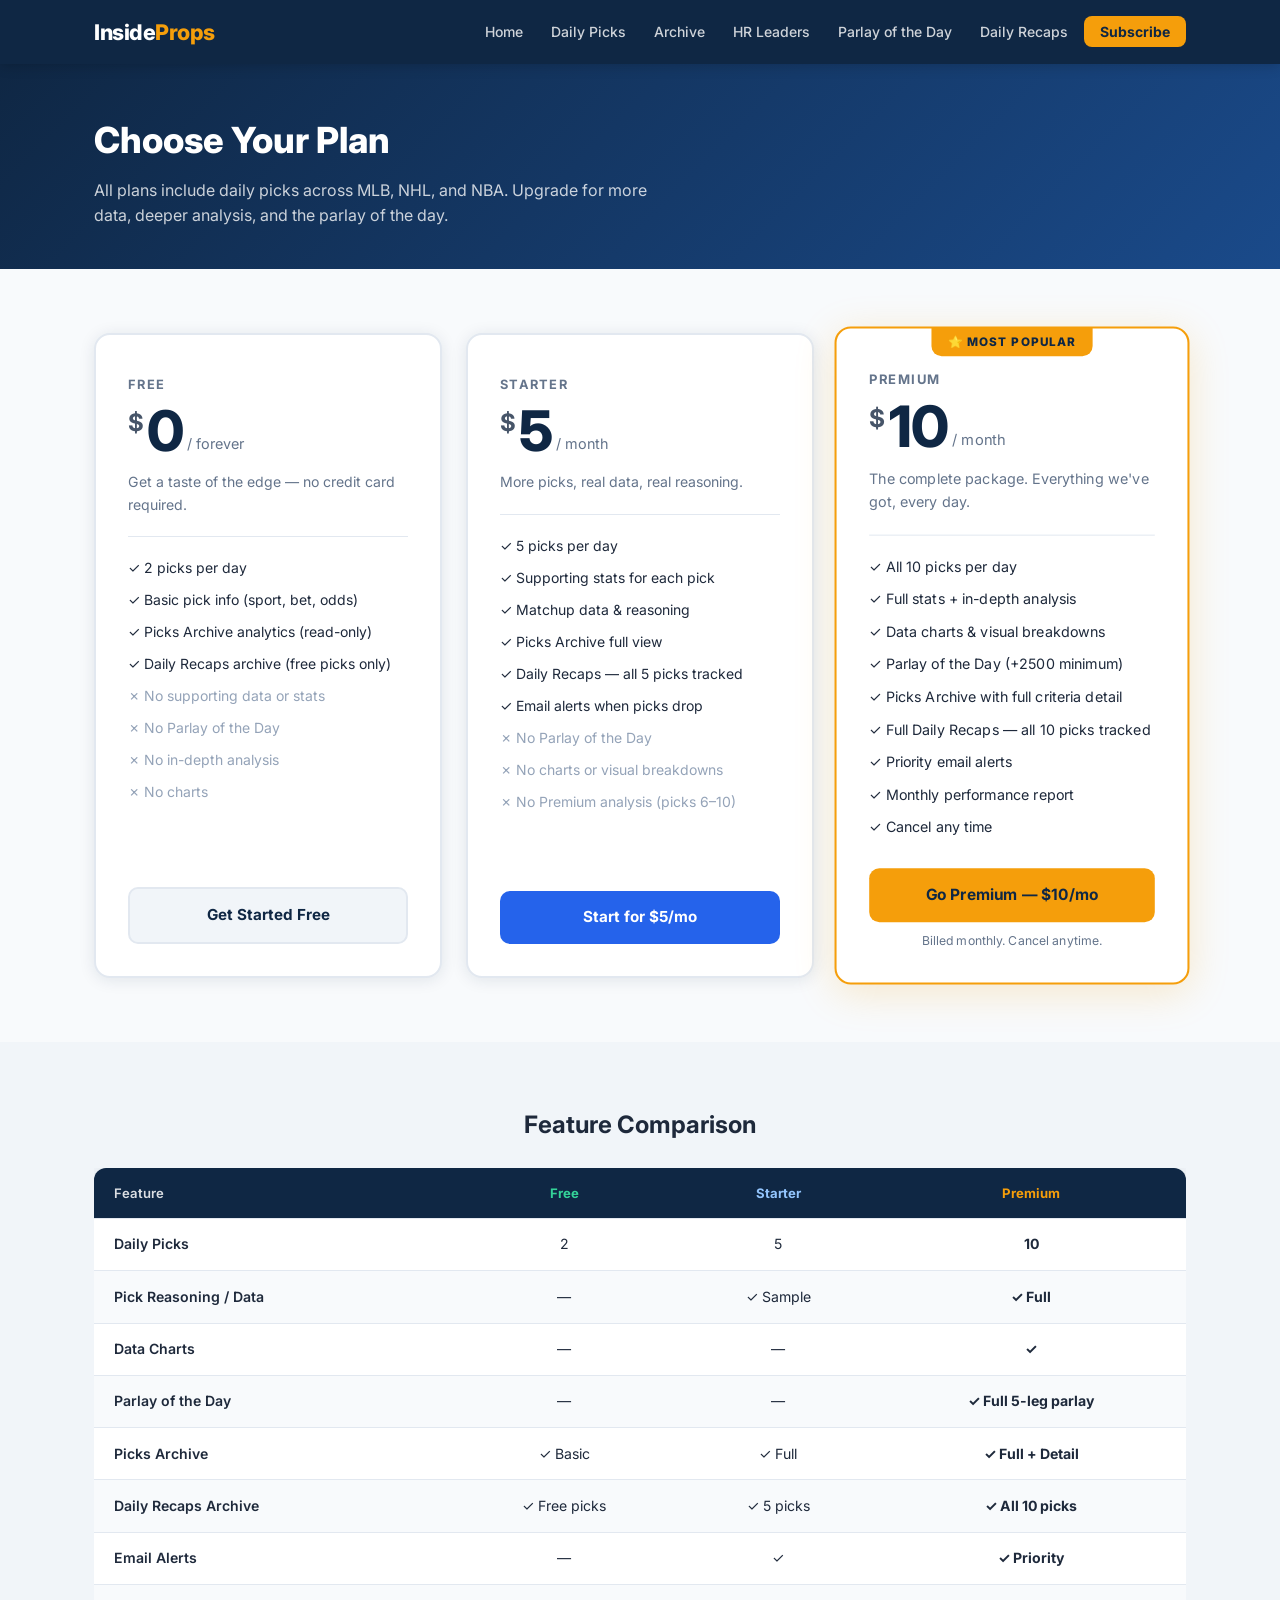
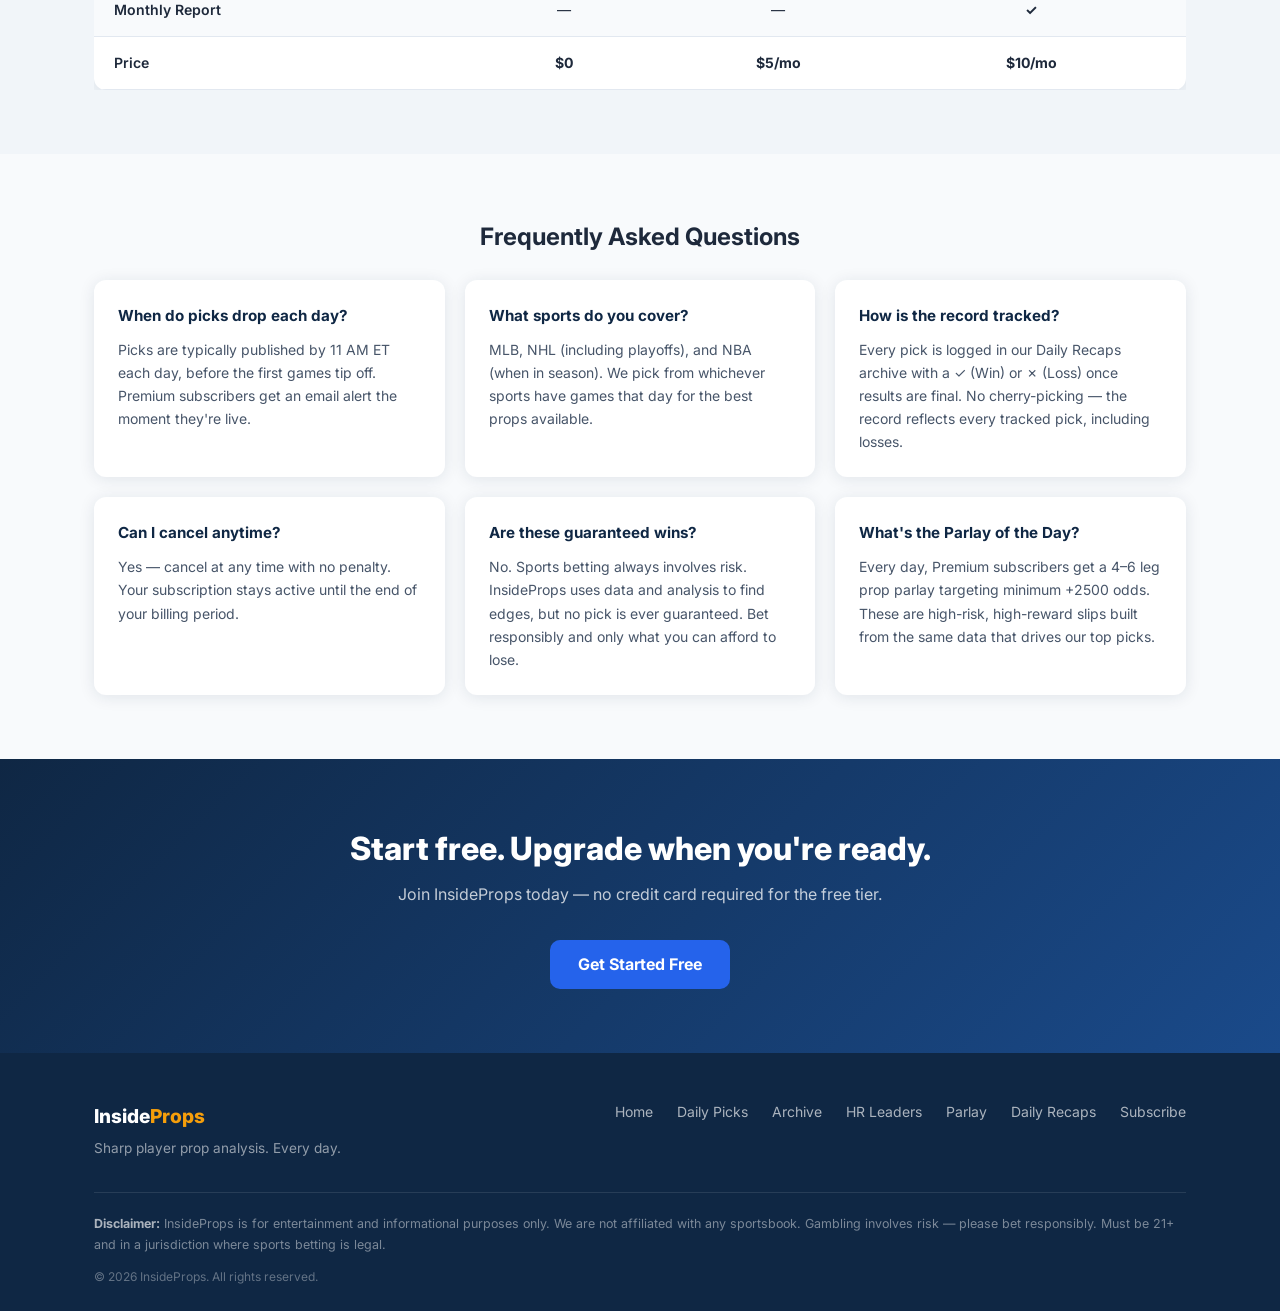
<file: subscribe.html>
<!DOCTYPE html>
<html lang="en">
<head>
  <meta charset="UTF-8" />
  <meta name="viewport" content="width=device-width, initial-scale=1.0" />
  <title>Subscribe — InsideProps</title>
  <link rel="stylesheet" href="style.css" />
  <link rel="preconnect" href="https://fonts.googleapis.com" />
  <link href="https://fonts.googleapis.com/css2?family=Inter:wght@400;500;600;700;800&display=swap" rel="stylesheet" />
</head>
<body>

<!-- ── Navigation ─────────────────────────────────────────────────────────── -->
<nav class="ip-nav">
  <div class="ip-nav-inner">
    <a class="ip-logo" href="index.html">Inside<span>Props</span></a>
    <ul class="ip-nav-links">
      <li><a href="index.html">Home</a></li>
      <li><a href="picks.html">Daily Picks</a></li>
      <li><a href="archive.html">Archive</a></li>
      <li><a href="hr-leaders.html">HR Leaders</a></li>
      <li><a href="parlay.html">Parlay of the Day</a></li>
      <li><a href="recaps.html">Daily Recaps</a></li>
      <li><a href="subscribe.html" class="ip-btn-nav active">Subscribe</a></li>
    </ul>
    <button class="ip-nav-toggle" onclick="document.querySelector('.ip-nav-links').classList.toggle('open')">☰</button>
  </div>
</nav>

<!-- ── Page Header ────────────────────────────────────────────────────────── -->
<div class="ip-page-header">
  <div class="ip-container">
    <h1>Choose Your Plan</h1>
    <p class="ip-page-sub">All plans include daily picks across MLB, NHL, and NBA. Upgrade for more data, deeper analysis, and the parlay of the day.</p>
  </div>
</div>

<!-- ── Pricing Cards ──────────────────────────────────────────────────────── -->
<section class="ip-section">
  <div class="ip-container">
    <div class="pricing-grid">

      <!-- FREE PLAN -->
      <div class="pricing-card free-plan">
        <div class="pricing-plan-label">Free</div>
        <div class="pricing-price">
          <span class="price-dollar">$</span>
          <span class="price-amount">0</span>
          <span class="price-period">/ forever</span>
        </div>
        <p class="pricing-tagline">Get a taste of the edge — no credit card required.</p>
        <div class="pricing-divider"></div>
        <ul class="pricing-features">
          <li class="feat-yes">✓ 2 picks per day</li>
          <li class="feat-yes">✓ Basic pick info (sport, bet, odds)</li>
          <li class="feat-yes">✓ Picks Archive analytics (read-only)</li>
          <li class="feat-yes">✓ Daily Recaps archive (free picks only)</li>
          <li class="feat-no">✗ No supporting data or stats</li>
          <li class="feat-no">✗ No Parlay of the Day</li>
          <li class="feat-no">✗ No in-depth analysis</li>
          <li class="feat-no">✗ No charts</li>
        </ul>
        <a href="#" class="pricing-cta free-cta">Get Started Free</a>
      </div>

      <!-- STARTER PLAN -->
      <div class="pricing-card starter-plan">
        <div class="pricing-plan-label">Starter</div>
        <div class="pricing-price">
          <span class="price-dollar">$</span>
          <span class="price-amount">5</span>
          <span class="price-period">/ month</span>
        </div>
        <p class="pricing-tagline">More picks, real data, real reasoning.</p>
        <div class="pricing-divider"></div>
        <ul class="pricing-features">
          <li class="feat-yes">✓ 5 picks per day</li>
          <li class="feat-yes">✓ Supporting stats for each pick</li>
          <li class="feat-yes">✓ Matchup data &amp; reasoning</li>
          <li class="feat-yes">✓ Picks Archive full view</li>
          <li class="feat-yes">✓ Daily Recaps — all 5 picks tracked</li>
          <li class="feat-yes">✓ Email alerts when picks drop</li>
          <li class="feat-no">✗ No Parlay of the Day</li>
          <li class="feat-no">✗ No charts or visual breakdowns</li>
          <li class="feat-no">✗ No Premium analysis (picks 6–10)</li>
        </ul>
        <a href="#" class="pricing-cta starter-cta">Start for $5/mo</a>
      </div>

      <!-- PREMIUM PLAN -->
      <div class="pricing-card premium-plan featured">
        <div class="pricing-featured-badge">⭐ MOST POPULAR</div>
        <div class="pricing-plan-label">Premium</div>
        <div class="pricing-price">
          <span class="price-dollar">$</span>
          <span class="price-amount">10</span>
          <span class="price-period">/ month</span>
        </div>
        <p class="pricing-tagline">The complete package. Everything we've got, every day.</p>
        <div class="pricing-divider"></div>
        <ul class="pricing-features">
          <li class="feat-yes">✓ All 10 picks per day</li>
          <li class="feat-yes">✓ Full stats + in-depth analysis</li>
          <li class="feat-yes">✓ Data charts &amp; visual breakdowns</li>
          <li class="feat-yes">✓ Parlay of the Day (+2500 minimum)</li>
          <li class="feat-yes">✓ Picks Archive with full criteria detail</li>
          <li class="feat-yes">✓ Full Daily Recaps — all 10 picks tracked</li>
          <li class="feat-yes">✓ Priority email alerts</li>
          <li class="feat-yes">✓ Monthly performance report</li>
          <li class="feat-yes">✓ Cancel any time</li>
        </ul>
        <a href="#" class="pricing-cta premium-cta">Go Premium — $10/mo</a>
        <div class="pricing-billed-note">Billed monthly. Cancel anytime.</div>
      </div>

    </div><!-- /pricing-grid -->
  </div>
</section>

<!-- ── Feature Comparison Table ───────────────────────────────────────────── -->
<section class="ip-section ip-section-alt">
  <div class="ip-container">
    <h2 style="text-align:center; margin-bottom: 1.5rem;">Feature Comparison</h2>
    <div class="comparison-table-wrap">
      <table class="comparison-table">
        <thead>
          <tr>
            <th>Feature</th>
            <th><span class="th-free">Free</span></th>
            <th><span class="th-starter">Starter</span></th>
            <th><span class="th-premium">Premium</span></th>
          </tr>
        </thead>
        <tbody>
          <tr>
            <td>Daily Picks</td>
            <td>2</td>
            <td>5</td>
            <td><strong>10</strong></td>
          </tr>
          <tr class="row-alt">
            <td>Pick Reasoning / Data</td>
            <td>—</td>
            <td>✓ Sample</td>
            <td><strong>✓ Full</strong></td>
          </tr>
          <tr>
            <td>Data Charts</td>
            <td>—</td>
            <td>—</td>
            <td><strong>✓</strong></td>
          </tr>
          <tr class="row-alt">
            <td>Parlay of the Day</td>
            <td>—</td>
            <td>—</td>
            <td><strong>✓ Full 5-leg parlay</strong></td>
          </tr>
          <tr>
            <td>Picks Archive</td>
            <td>✓ Basic</td>
            <td>✓ Full</td>
            <td><strong>✓ Full + Detail</strong></td>
          </tr>
          <tr class="row-alt">
            <td>Daily Recaps Archive</td>
            <td>✓ Free picks</td>
            <td>✓ 5 picks</td>
            <td><strong>✓ All 10 picks</strong></td>
          </tr>
          <tr>
            <td>Email Alerts</td>
            <td>—</td>
            <td>✓</td>
            <td><strong>✓ Priority</strong></td>
          </tr>
          <tr class="row-alt">
            <td>Monthly Report</td>
            <td>—</td>
            <td>—</td>
            <td><strong>✓</strong></td>
          </tr>
          <tr>
            <td>Price</td>
            <td><strong>$0</strong></td>
            <td><strong>$5/mo</strong></td>
            <td><strong>$10/mo</strong></td>
          </tr>
        </tbody>
      </table>
    </div>
  </div>
</section>

<!-- ── FAQ ───────────────────────────────────────────────────────────────── -->
<section class="ip-section">
  <div class="ip-container">
    <h2 style="text-align:center; margin-bottom: 1.5rem;">Frequently Asked Questions</h2>
    <div class="faq-grid">

      <div class="faq-item">
        <div class="faq-q">When do picks drop each day?</div>
        <div class="faq-a">Picks are typically published by 11 AM ET each day, before the first games tip off. Premium subscribers get an email alert the moment they're live.</div>
      </div>

      <div class="faq-item">
        <div class="faq-q">What sports do you cover?</div>
        <div class="faq-a">MLB, NHL (including playoffs), and NBA (when in season). We pick from whichever sports have games that day for the best props available.</div>
      </div>

      <div class="faq-item">
        <div class="faq-q">How is the record tracked?</div>
        <div class="faq-a">Every pick is logged in our Daily Recaps archive with a ✓ (Win) or ✗ (Loss) once results are final. No cherry-picking — the record reflects every tracked pick, including losses.</div>
      </div>

      <div class="faq-item">
        <div class="faq-q">Can I cancel anytime?</div>
        <div class="faq-a">Yes — cancel at any time with no penalty. Your subscription stays active until the end of your billing period.</div>
      </div>

      <div class="faq-item">
        <div class="faq-q">Are these guaranteed wins?</div>
        <div class="faq-a">No. Sports betting always involves risk. InsideProps uses data and analysis to find edges, but no pick is ever guaranteed. Bet responsibly and only what you can afford to lose.</div>
      </div>

      <div class="faq-item">
        <div class="faq-q">What's the Parlay of the Day?</div>
        <div class="faq-a">Every day, Premium subscribers get a 4–6 leg prop parlay targeting minimum +2500 odds. These are high-risk, high-reward slips built from the same data that drives our top picks.</div>
      </div>

    </div>
  </div>
</section>

<!-- ── CTA Strip ──────────────────────────────────────────────────────────── -->
<section class="ip-cta-strip">
  <div class="ip-container">
    <h2>Start free. Upgrade when you're ready.</h2>
    <p>Join InsideProps today — no credit card required for the free tier.</p>
    <a href="#" class="ip-btn-primary">Get Started Free</a>
  </div>
</section>

<!-- ── Footer ────────────────────────────────────────────────────────────── -->
<footer class="ip-footer">
  <div class="ip-container">
    <div class="ip-footer-inner">
      <div class="ip-footer-brand">
        <span class="ip-logo-footer">Inside<span>Props</span></span>
        <p>Sharp player prop analysis. Every day.</p>
      </div>
      <div class="ip-footer-links">
        <a href="index.html">Home</a>
        <a href="picks.html">Daily Picks</a>
        <a href="archive.html">Archive</a>
        <a href="hr-leaders.html">HR Leaders</a>
        <a href="parlay.html">Parlay</a>
        <a href="recaps.html">Daily Recaps</a>
        <a href="subscribe.html">Subscribe</a>
      </div>
    </div>
    <div class="ip-footer-disclaimer">
      <strong>Disclaimer:</strong> InsideProps is for entertainment and informational purposes only. We are not affiliated with any sportsbook. Gambling involves risk — please bet responsibly. Must be 21+ and in a jurisdiction where sports betting is legal.
    </div>
    <div class="ip-footer-copy">© 2026 InsideProps. All rights reserved.</div>
  </div>
</footer>

</body>
</html>
</file>
<file: style.css>
/* ═══════════════════════════════════════════════════════════════════════════
   InsideProps — Complete Stylesheet
   Light theme · Props-focused · 6-page site
   ═══════════════════════════════════════════════════════════════════════════ */

/* ── Variables ───────────────────────────────────────────────────────────── */
:root {
  --ip-navy:    #0f2744;
  --ip-blue:    #1a4a8a;
  --ip-accent:  #2563eb;
  --ip-gold:    #f59e0b;
  --ip-green:   #10b981;
  --ip-red:     #ef4444;
  --ip-amber:   #f59e0b;
  --ip-bg:      #f8fafc;
  --ip-white:   #ffffff;
  --ip-gray:    #64748b;
  --ip-gray-lt: #e2e8f0;
  --ip-text:    #1e293b;
  --ip-text-sm: #475569;
  --ip-radius:  12px;
  --ip-shadow:  0 2px 16px rgba(15,39,68,0.10);
  --ip-shadow-lg: 0 8px 32px rgba(15,39,68,0.14);
  font-size: 16px;
}

/* ── Reset & Base ────────────────────────────────────────────────────────── */
*, *::before, *::after { box-sizing: border-box; margin: 0; padding: 0; }

body {
  font-family: 'Inter', system-ui, -apple-system, sans-serif;
  background: var(--ip-bg);
  color: var(--ip-text);
  line-height: 1.6;
}

a { color: var(--ip-accent); text-decoration: none; }
a:hover { text-decoration: underline; }
ul { list-style: none; }
img { max-width: 100%; }

.ip-container {
  max-width: 1140px;
  margin: 0 auto;
  padding: 0 1.5rem;
}

/* ── Navigation ──────────────────────────────────────────────────────────── */
.ip-nav {
  background: var(--ip-navy);
  position: sticky;
  top: 0;
  z-index: 100;
  box-shadow: 0 2px 12px rgba(0,0,0,0.18);
}

.ip-nav-inner {
  max-width: 1140px;
  margin: 0 auto;
  padding: 0 1.5rem;
  display: flex;
  align-items: center;
  justify-content: space-between;
  height: 64px;
  gap: 1rem;
}

.ip-logo {
  font-size: 1.35rem;
  font-weight: 800;
  color: #fff;
  letter-spacing: -0.5px;
  text-decoration: none;
  flex-shrink: 0;
}
.ip-logo span { color: var(--ip-gold); }

.ip-nav-links {
  display: flex;
  align-items: center;
  gap: 0.25rem;
}

.ip-nav-links li a {
  color: rgba(255,255,255,0.80);
  font-size: 0.875rem;
  font-weight: 500;
  padding: 0.4rem 0.75rem;
  border-radius: 8px;
  transition: all 0.15s;
  text-decoration: none;
}
.ip-nav-links li a:hover,
.ip-nav-links li a.active {
  color: #fff;
  background: rgba(255,255,255,0.12);
}

.ip-btn-nav {
  background: var(--ip-gold) !important;
  color: var(--ip-navy) !important;
  font-weight: 700 !important;
  padding: 0.45rem 1rem !important;
  border-radius: 8px;
}
.ip-btn-nav:hover { background: #fbbf24 !important; }

.ip-nav-toggle {
  display: none;
  background: none;
  border: none;
  color: #fff;
  font-size: 1.4rem;
  cursor: pointer;
}

/* ── Buttons ─────────────────────────────────────────────────────────────── */
.ip-btn-primary {
  display: inline-block;
  background: var(--ip-accent);
  color: #fff !important;
  font-weight: 700;
  padding: 0.75rem 1.75rem;
  border-radius: 10px;
  text-decoration: none;
  transition: background 0.15s, transform 0.1s;
}
.ip-btn-primary:hover { background: #1d4ed8; transform: translateY(-1px); text-decoration: none; }

.ip-btn-secondary {
  display: inline-block;
  background: transparent;
  color: var(--ip-accent) !important;
  font-weight: 600;
  padding: 0.7rem 1.5rem;
  border-radius: 10px;
  border: 2px solid var(--ip-accent);
  text-decoration: none;
  transition: all 0.15s;
}
.ip-btn-secondary:hover { background: var(--ip-accent); color: #fff !important; text-decoration: none; }

.ip-btn-ghost {
  display: inline-block;
  background: rgba(255,255,255,0.15);
  color: #fff !important;
  font-weight: 600;
  padding: 0.7rem 1.5rem;
  border-radius: 10px;
  border: 2px solid rgba(255,255,255,0.35);
  text-decoration: none;
  transition: all 0.15s;
}
.ip-btn-ghost:hover { background: rgba(255,255,255,0.25); text-decoration: none; }

.ip-btn-gold {
  display: inline-block;
  background: var(--ip-gold);
  color: var(--ip-navy) !important;
  font-weight: 700;
  padding: 0.75rem 1.75rem;
  border-radius: 10px;
  text-decoration: none;
  transition: all 0.15s;
}
.ip-btn-gold:hover { background: #fbbf24; transform: translateY(-1px); text-decoration: none; }
.ip-btn-gold.large { padding: 1rem 2.25rem; font-size: 1.05rem; }

.ip-btn-primary.small,
.ip-btn-gold.small { padding: 0.5rem 1rem; font-size: 0.85rem; }

/* ── Hero Section ────────────────────────────────────────────────────────── */
.ip-hero {
  background: linear-gradient(135deg, var(--ip-navy) 0%, var(--ip-blue) 100%);
  padding: 5rem 1.5rem;
  text-align: center;
}

.ip-hero-inner { max-width: 680px; margin: 0 auto; }

.ip-hero-badge {
  display: inline-block;
  background: rgba(245,158,11,0.18);
  color: var(--ip-gold);
  font-size: 0.8rem;
  font-weight: 700;
  letter-spacing: 0.1em;
  padding: 0.4rem 1rem;
  border-radius: 100px;
  border: 1px solid rgba(245,158,11,0.3);
  margin-bottom: 1.25rem;
}

.ip-hero h1 {
  font-size: 3rem;
  font-weight: 800;
  color: #fff;
  line-height: 1.15;
  letter-spacing: -0.5px;
  margin-bottom: 1rem;
}

.ip-hero p {
  color: rgba(255,255,255,0.78);
  font-size: 1.1rem;
  margin-bottom: 2rem;
  max-width: 520px;
  margin-left: auto;
  margin-right: auto;
}

.ip-hero-cta { display: flex; gap: 1rem; justify-content: center; flex-wrap: wrap; }

/* ── Ticker ──────────────────────────────────────────────────────────────── */
.ip-ticker-wrap {
  background: var(--ip-navy);
  border-top: 1px solid rgba(255,255,255,0.08);
  padding: 0.6rem 1.5rem;
  overflow: hidden;
}

.ip-ticker {
  display: flex;
  align-items: center;
  gap: 1rem;
  flex-wrap: wrap;
  max-width: 1140px;
  margin: 0 auto;
  font-size: 0.85rem;
}

.ticker-label {
  background: var(--ip-gold);
  color: var(--ip-navy);
  font-weight: 700;
  font-size: 0.72rem;
  letter-spacing: 0.08em;
  padding: 0.2rem 0.6rem;
  border-radius: 4px;
}

.ticker-record { color: #fff; font-weight: 600; display: flex; align-items: center; gap: 0.4rem; }
.t-win { color: #34d399; font-weight: 700; }
.t-sep { color: rgba(255,255,255,0.4); }
.t-loss { color: #f87171; font-weight: 700; }
.t-push { color: rgba(255,255,255,0.6); font-size: 0.8rem; }

.ticker-note { color: rgba(255,255,255,0.65); font-size: 0.82rem; }
.ticker-divider { color: rgba(255,255,255,0.25); }
.ticker-sport { color: rgba(255,255,255,0.7); font-size: 0.82rem; }

/* ── Section Styles ──────────────────────────────────────────────────────── */
.ip-section { padding: 4rem 0; }
.ip-section-alt { background: #f1f5f9; }

.ip-section-header {
  text-align: center;
  margin-bottom: 2.5rem;
}
.ip-section-header h2 {
  font-size: 1.85rem;
  font-weight: 800;
  color: var(--ip-navy);
  margin-bottom: 0.5rem;
}
.ip-section-header p { color: var(--ip-gray); font-size: 1rem; }

.ip-section-cta { text-align: center; margin-top: 2.5rem; }

/* ── Page Header ─────────────────────────────────────────────────────────── */
.ip-page-header {
  background: linear-gradient(135deg, var(--ip-navy) 0%, var(--ip-blue) 100%);
  padding: 3rem 1.5rem 2.5rem;
  color: #fff;
}
.ip-page-header h1 {
  font-size: 2.25rem;
  font-weight: 800;
  color: #fff;
  margin-bottom: 0.5rem;
}
.ip-date-label {
  color: rgba(255,255,255,0.7);
  font-size: 0.95rem;
  margin-bottom: 1rem;
}
.ip-page-sub {
  color: rgba(255,255,255,0.78);
  max-width: 580px;
  font-size: 1rem;
  margin-top: 0.5rem;
}

.ip-picks-meta { display: flex; gap: 0.75rem; flex-wrap: wrap; margin-top: 0.75rem; }
.meta-chip {
  background: rgba(255,255,255,0.12);
  color: rgba(255,255,255,0.85);
  padding: 0.3rem 0.8rem;
  border-radius: 100px;
  font-size: 0.82rem;
  border: 1px solid rgba(255,255,255,0.2);
}
.record-chip { background: rgba(245,158,11,0.2); color: var(--ip-gold); border-color: rgba(245,158,11,0.3); }

/* ── Tier Legend ─────────────────────────────────────────────────────────── */
.ip-tier-legend {
  background: var(--ip-white);
  border-bottom: 1px solid var(--ip-gray-lt);
  padding: 0.75rem 1.5rem;
}
.tier-legend-inner {
  display: flex;
  align-items: center;
  gap: 1.5rem;
  flex-wrap: wrap;
  font-size: 0.85rem;
  color: var(--ip-text-sm);
}
.legend-dot {
  display: inline-block;
  width: 10px; height: 10px;
  border-radius: 50%;
  margin-right: 0.35rem;
}
.legend-dot.free { background: var(--ip-green); }
.legend-dot.starter { background: var(--ip-accent); }
.legend-dot.premium { background: var(--ip-gold); }
.legend-upgrade { font-weight: 600; color: var(--ip-accent); margin-left: auto; }

/* ── Pick Cards ──────────────────────────────────────────────────────────── */
.picks-grid {
  display: grid;
  grid-template-columns: repeat(auto-fill, minmax(340px, 1fr));
  gap: 1.5rem;
}

.picks-section-title {
  font-size: 1.35rem;
  font-weight: 700;
  color: var(--ip-navy);
  margin-bottom: 1.25rem;
  padding-bottom: 0.5rem;
  border-bottom: 2px solid var(--ip-gray-lt);
}

.pick-card {
  background: var(--ip-white);
  border-radius: var(--ip-radius);
  box-shadow: var(--ip-shadow);
  border: 2px solid var(--ip-gray-lt);
  padding: 1.5rem;
  display: flex;
  flex-direction: column;
  gap: 0.85rem;
  position: relative;
  transition: box-shadow 0.2s, transform 0.15s;
}
.pick-card:hover { box-shadow: var(--ip-shadow-lg); transform: translateY(-2px); }

.pick-card.free  { border-left: 4px solid var(--ip-green); }
.pick-card.starter { border-left: 4px solid var(--ip-accent); }
.pick-card.premium { border-left: 4px solid var(--ip-gold); }

.pick-card-top {
  display: flex;
  align-items: center;
  gap: 0.6rem;
  flex-wrap: wrap;
}

.pick-number {
  margin-left: auto;
  font-size: 0.78rem;
  color: var(--ip-gray);
  font-weight: 600;
}

.pick-title {
  font-size: 1.1rem;
  font-weight: 700;
  color: var(--ip-navy);
  line-height: 1.3;
}

.pick-subtitle {
  font-size: 0.82rem;
  color: var(--ip-gray);
  font-weight: 500;
}

.pick-reasoning {
  font-size: 0.88rem;
  color: var(--ip-text-sm);
  line-height: 1.6;
  background: #f8fafc;
  border-radius: 8px;
  padding: 0.75rem;
  border-left: 3px solid var(--ip-gray-lt);
}

.pick-stats {
  display: flex;
  flex-wrap: wrap;
  gap: 0.5rem;
}

.stat-chip {
  background: #f1f5f9;
  border-radius: 8px;
  padding: 0.4rem 0.7rem;
  display: flex;
  flex-direction: column;
  align-items: center;
  min-width: 80px;
}
.stat-chip span { font-size: 0.7rem; color: var(--ip-gray); font-weight: 500; }
.stat-chip strong { font-size: 0.92rem; color: var(--ip-navy); font-weight: 700; }

.pick-footer {
  display: flex;
  justify-content: space-between;
  align-items: center;
  padding-top: 0.5rem;
  border-top: 1px solid var(--ip-gray-lt);
  margin-top: auto;
}
.pick-line { font-size: 0.85rem; font-weight: 600; color: var(--ip-text); }
.pick-odds { font-size: 1.1rem; font-weight: 800; color: var(--ip-green); }
.free-odds { color: var(--ip-green); }

/* ── Locked/Blurred Picks ────────────────────────────────────────────────── */
.pick-card.locked { background: #f8fafc; }

.pick-blurred {
  filter: blur(5px);
  user-select: none;
  pointer-events: none;
}

.pick-lock, .pick-lock-overlay {
  text-align: center;
  padding: 1rem;
  color: var(--ip-gray);
  font-size: 0.9rem;
  display: flex;
  flex-direction: column;
  align-items: center;
  gap: 0.75rem;
}
.lock-icon { font-size: 2rem; }
.unlock-link {
  display: inline-block;
  background: var(--ip-accent);
  color: #fff !important;
  font-weight: 600;
  font-size: 0.82rem;
  padding: 0.4rem 0.9rem;
  border-radius: 8px;
  margin-top: 0.25rem;
  text-decoration: none;
}

/* ── Tier Badges ─────────────────────────────────────────────────────────── */
.tier-badge {
  font-size: 0.7rem;
  font-weight: 700;
  letter-spacing: 0.07em;
  padding: 0.25rem 0.6rem;
  border-radius: 6px;
  text-transform: uppercase;
}
.tier-badge-free    { background: #d1fae5; color: #065f46; }
.tier-badge-starter { background: #dbeafe; color: #1e40af; }
.tier-badge-premium { background: #fef3c7; color: #92400e; }

/* ── Sport Badges ────────────────────────────────────────────────────────── */
.sport-badge {
  font-size: 0.72rem;
  font-weight: 700;
  padding: 0.22rem 0.55rem;
  border-radius: 6px;
}
.sport-mlb { background: #dbeafe; color: #1e40af; }
.sport-nhl { background: #d1fae5; color: #065f46; }
.sport-nba { background: #fff7ed; color: #9a3412; }

/* ── Upgrade Banner ──────────────────────────────────────────────────────── */
.ip-upgrade-banner {
  background: linear-gradient(135deg, var(--ip-navy) 0%, var(--ip-blue) 100%);
  border-radius: var(--ip-radius);
  padding: 2rem;
  margin-top: 2.5rem;
}
.upgrade-banner-inner {
  display: flex;
  justify-content: space-between;
  align-items: center;
  gap: 1.5rem;
  flex-wrap: wrap;
}
.upgrade-banner-inner strong { color: #fff; font-size: 1.1rem; display: block; margin-bottom: 0.25rem; }
.upgrade-banner-inner p { color: rgba(255,255,255,0.75); font-size: 0.9rem; }

/* ── HR Teaser (homepage) ────────────────────────────────────────────────── */
.hr-teaser-grid {
  display: grid;
  grid-template-columns: repeat(auto-fill, minmax(260px, 1fr));
  gap: 1.25rem;
}
.hr-teaser-card {
  background: var(--ip-white);
  border-radius: var(--ip-radius);
  padding: 1.25rem;
  box-shadow: var(--ip-shadow);
  border-left: 4px solid var(--ip-gold);
}
.hr-player { font-weight: 700; font-size: 1.05rem; color: var(--ip-navy); margin-bottom: 0.2rem; }
.hr-team { font-size: 0.82rem; color: var(--ip-gray); margin-bottom: 0.75rem; }
.hr-crits { display: flex; flex-wrap: wrap; gap: 0.4rem; }

.crit-badge {
  font-size: 0.72rem;
  font-weight: 600;
  padding: 0.2rem 0.55rem;
  border-radius: 6px;
}
.crit-pass { background: #d1fae5; color: #065f46; }
.crit-warn { background: #fef3c7; color: #92400e; }
.crit-fail { background: #fee2e2; color: #991b1b; }

/* ── Parlay Teaser (homepage) ────────────────────────────────────────────── */
.parlay-teaser {
  background: linear-gradient(135deg, var(--ip-navy) 0%, #1e3a5f 100%);
  border-radius: var(--ip-radius);
  padding: 2.5rem;
  text-align: center;
  color: #fff;
}
.parlay-teaser-label {
  font-size: 0.8rem;
  font-weight: 700;
  letter-spacing: 0.1em;
  color: var(--ip-gold);
  margin-bottom: 0.5rem;
}
.parlay-teaser-odds {
  font-size: 3.5rem;
  font-weight: 800;
  color: var(--ip-gold);
  line-height: 1;
  margin-bottom: 0.75rem;
}
.parlay-teaser-desc {
  color: rgba(255,255,255,0.75);
  font-size: 0.95rem;
  max-width: 480px;
  margin: 0 auto 1.5rem;
}
.parlay-teaser-legs {
  display: flex;
  justify-content: center;
  gap: 0.75rem;
  flex-wrap: wrap;
  margin-bottom: 1.75rem;
}
.parlay-leg-preview {
  background: rgba(16,185,129,0.2);
  color: #34d399;
  padding: 0.3rem 0.8rem;
  border-radius: 8px;
  font-size: 0.85rem;
  font-weight: 600;
}
.parlay-leg-locked {
  background: rgba(255,255,255,0.1);
  color: rgba(255,255,255,0.6);
  padding: 0.3rem 0.8rem;
  border-radius: 8px;
  font-size: 0.85rem;
}

/* ── How It Works Grid ───────────────────────────────────────────────────── */
.how-it-works-grid {
  display: grid;
  grid-template-columns: repeat(auto-fill, minmax(220px, 1fr));
  gap: 1.5rem;
}
.hiw-card {
  background: var(--ip-white);
  border-radius: var(--ip-radius);
  padding: 1.75rem 1.5rem;
  box-shadow: var(--ip-shadow);
  text-align: center;
}
.hiw-icon { font-size: 2rem; margin-bottom: 0.75rem; }
.hiw-card h3 { font-size: 1rem; font-weight: 700; color: var(--ip-navy); margin-bottom: 0.5rem; }
.hiw-card p { font-size: 0.88rem; color: var(--ip-text-sm); line-height: 1.6; }

/* ── CTA Strip ───────────────────────────────────────────────────────────── */
.ip-cta-strip {
  background: linear-gradient(135deg, var(--ip-navy) 0%, var(--ip-blue) 100%);
  padding: 4rem 1.5rem;
  text-align: center;
}
.ip-cta-strip h2 { color: #fff; font-size: 2rem; font-weight: 800; margin-bottom: 0.5rem; }
.ip-cta-strip p { color: rgba(255,255,255,0.75); margin-bottom: 2rem; }

/* ── HR Leaders Page ─────────────────────────────────────────────────────── */
.criteria-explainer {
  background: var(--ip-white);
  border-radius: var(--ip-radius);
  padding: 2rem;
  box-shadow: var(--ip-shadow);
}
.criteria-explainer h3 {
  font-size: 1.25rem;
  font-weight: 700;
  color: var(--ip-navy);
  margin-bottom: 1.5rem;
}
.criteria-grid {
  display: grid;
  grid-template-columns: repeat(auto-fill, minmax(240px, 1fr));
  gap: 1.25rem;
}
.crit-explain {
  display: flex;
  flex-direction: column;
  gap: 0.4rem;
  background: #f8fafc;
  border-radius: 10px;
  padding: 1rem;
}
.crit-icon { font-size: 1.5rem; }
.crit-explain strong { color: var(--ip-navy); font-size: 0.9rem; }
.crit-explain p { font-size: 0.82rem; color: var(--ip-text-sm); }
.crit-threshold {
  display: inline-block;
  background: #dbeafe;
  color: #1e40af;
  font-size: 0.72rem;
  font-weight: 700;
  padding: 0.2rem 0.5rem;
  border-radius: 6px;
  align-self: flex-start;
}

.hr-leader-card {
  background: var(--ip-white);
  border-radius: var(--ip-radius);
  box-shadow: var(--ip-shadow);
  padding: 1.75rem;
  margin-bottom: 1.5rem;
  border-left: 5px solid var(--ip-gray-lt);
}
.hr-leader-card.rank-1 { border-left-color: var(--ip-gold); }
.hr-leader-card.rank-2 { border-left-color: var(--ip-accent); }
.hr-leader-card.rank-3 { border-left-color: var(--ip-green); }
.hr-leader-card.rank-4 { border-left-color: #a78bfa; }
.hr-leader-card.rank-5 { border-left-color: var(--ip-gray); }

.hr-rank-badge {
  display: flex;
  align-items: center;
  gap: 0.5rem;
  margin-bottom: 1rem;
}
.rank-num {
  font-size: 1.75rem;
  font-weight: 800;
  color: var(--ip-navy);
}
.rank-label {
  font-size: 0.72rem;
  font-weight: 700;
  letter-spacing: 0.08em;
  color: var(--ip-gray);
  text-transform: uppercase;
}

.hr-leader-main {
  display: flex;
  justify-content: space-between;
  align-items: flex-start;
  gap: 1rem;
  margin-bottom: 1.25rem;
}
.hr-leader-name { font-size: 1.35rem; font-weight: 800; color: var(--ip-navy); margin-bottom: 0.2rem; }
.hr-leader-team { font-size: 0.9rem; color: var(--ip-text-sm); margin-bottom: 0.2rem; }
.hr-game-info { font-size: 0.82rem; color: var(--ip-gray); }
.hr-leader-score { text-align: center; flex-shrink: 0; }
.hr-score-val { font-size: 2rem; font-weight: 800; color: var(--ip-green); line-height: 1; }
.hr-score-label { font-size: 0.72rem; color: var(--ip-gray); font-weight: 600; }

.hr-criteria-row {
  display: grid;
  grid-template-columns: repeat(auto-fill, minmax(200px, 1fr));
  gap: 0.75rem;
  margin-bottom: 1.25rem;
}
.crit-item {
  border-radius: 10px;
  padding: 0.85rem 1rem;
  display: flex;
  flex-direction: column;
  gap: 0.2rem;
}
.crit-item.crit-pass { background: #f0fdf4; border: 1px solid #bbf7d0; }
.crit-item.crit-warn { background: #fffbeb; border: 1px solid #fde68a; }
.crit-item.crit-fail { background: #fef2f2; border: 1px solid #fecaca; }

.crit-label { font-size: 0.72rem; color: var(--ip-gray); font-weight: 600; text-transform: uppercase; }
.crit-value { font-size: 1.15rem; font-weight: 800; color: var(--ip-navy); }
.crit-status { font-size: 0.78rem; font-weight: 700; }
.crit-item.crit-pass .crit-status { color: #065f46; }
.crit-item.crit-warn .crit-status { color: #92400e; }
.crit-item.crit-fail .crit-status { color: #991b1b; }
.crit-detail { font-size: 0.75rem; color: var(--ip-text-sm); }

.hr-analysis {
  background: #f8fafc;
  border-radius: 8px;
  padding: 1rem;
  font-size: 0.88rem;
  color: var(--ip-text-sm);
  line-height: 1.7;
  margin-bottom: 1rem;
  border-left: 3px solid var(--ip-accent);
}

.hr-season-context {
  display: flex;
  flex-wrap: wrap;
  gap: 0.5rem 1rem;
  font-size: 0.82rem;
  color: var(--ip-gray);
  font-weight: 500;
}

.hr-disclaimer {
  background: #fffbeb;
  border: 1px solid #fde68a;
  border-radius: 10px;
  padding: 1rem 1.25rem;
  font-size: 0.85rem;
  color: #92400e;
}

/* ── Parlay Page ─────────────────────────────────────────────────────────── */
.parlay-header { text-align: center; }
.parlay-header-badge {
  display: inline-block;
  background: rgba(245,158,11,0.2);
  color: var(--ip-gold);
  font-size: 0.78rem;
  font-weight: 700;
  letter-spacing: 0.1em;
  padding: 0.35rem 1rem;
  border-radius: 100px;
  border: 1px solid rgba(245,158,11,0.35);
  margin-bottom: 0.75rem;
}
.parlay-odds-hero {
  font-size: 4.5rem;
  font-weight: 800;
  color: var(--ip-gold);
  line-height: 1;
  margin: 0.75rem 0 0.4rem;
}
.parlay-odds-sub { color: rgba(255,255,255,0.7); font-size: 0.95rem; }

.parlay-card {
  background: var(--ip-navy);
  border-radius: 16px;
  overflow: hidden;
  box-shadow: var(--ip-shadow-lg);
  margin-bottom: 2rem;
}
.parlay-card-header {
  display: flex;
  justify-content: space-between;
  align-items: center;
  padding: 1.5rem 2rem;
  background: rgba(255,255,255,0.05);
  border-bottom: 1px solid rgba(255,255,255,0.1);
  flex-wrap: wrap;
  gap: 1rem;
}
.parlay-sport-label { font-size: 0.82rem; color: rgba(255,255,255,0.6); display: block; margin-bottom: 0.2rem; }
.parlay-card-header h2 { color: #fff; font-size: 1.35rem; font-weight: 800; }
.parlay-odds-badge {
  background: var(--ip-gold);
  color: var(--ip-navy);
  font-size: 1.5rem;
  font-weight: 800;
  padding: 0.5rem 1.25rem;
  border-radius: 10px;
}

.parlay-legs { padding: 0.5rem 0; }

.parlay-leg {
  display: flex;
  align-items: center;
  gap: 1rem;
  padding: 1.25rem 2rem;
  border-bottom: 1px solid rgba(255,255,255,0.08);
}
.parlay-leg.unlocked { border-left: 4px solid var(--ip-green); }
.parlay-leg.locked-leg { border-left: 4px solid rgba(255,255,255,0.15); opacity: 0.6; }

.parlay-leg-num {
  font-size: 0.75rem;
  font-weight: 700;
  color: rgba(255,255,255,0.5);
  text-transform: uppercase;
  letter-spacing: 0.06em;
  flex-shrink: 0;
  width: 48px;
}
.parlay-leg-content { flex: 1; }
.parlay-leg-pick { color: #fff; font-weight: 700; font-size: 1rem; margin-bottom: 0.2rem; }
.parlay-leg-game { color: rgba(255,255,255,0.6); font-size: 0.82rem; margin-bottom: 0.3rem; }
.parlay-leg-reasoning { color: rgba(255,255,255,0.55); font-size: 0.8rem; }
.parlay-leg-odds { font-size: 1.1rem; font-weight: 800; color: var(--ip-gold); flex-shrink: 0; }
.parlay-leg-lock { font-size: 0.85rem; color: rgba(255,255,255,0.5); flex-shrink: 0; }

.parlay-premium-cta {
  background: rgba(255,255,255,0.05);
  border-top: 1px solid rgba(255,255,255,0.12);
  padding: 2rem;
  display: flex;
  justify-content: space-between;
  align-items: center;
  gap: 2rem;
  flex-wrap: wrap;
}
.parlay-cta-copy h3 { color: #fff; font-size: 1.2rem; margin-bottom: 0.5rem; }
.parlay-cta-copy p { color: rgba(255,255,255,0.7); font-size: 0.9rem; margin-bottom: 0.75rem; }
.parlay-cta-bullets { list-style: none; display: flex; flex-direction: column; gap: 0.25rem; }
.parlay-cta-bullets li { color: rgba(255,255,255,0.8); font-size: 0.85rem; }
.parlay-cta-action { text-align: center; }
.parlay-cta-price { color: rgba(255,255,255,0.5); font-size: 0.78rem; margin-top: 0.5rem; }

/* ── Odds Calculator ─────────────────────────────────────────────────────── */
.odds-calculator {
  background: var(--ip-white);
  border-radius: var(--ip-radius);
  padding: 2rem;
  box-shadow: var(--ip-shadow);
}
.odds-calculator h3 { font-size: 1.15rem; font-weight: 700; color: var(--ip-navy); margin-bottom: 0.35rem; }
.calc-sub { font-size: 0.88rem; color: var(--ip-gray); margin-bottom: 1.25rem; }
.calc-inputs {
  display: flex;
  align-items: center;
  gap: 1.5rem;
  flex-wrap: wrap;
}
.calc-input-group { display: flex; flex-direction: column; gap: 0.3rem; }
.calc-input-group label,
.calc-result label { font-size: 0.8rem; color: var(--ip-gray); font-weight: 600; }
.calc-input-group input {
  width: 120px;
  padding: 0.6rem 0.9rem;
  border: 2px solid var(--ip-gray-lt);
  border-radius: 8px;
  font-size: 1rem;
  font-weight: 600;
  color: var(--ip-navy);
}
.calc-result { display: flex; flex-direction: column; gap: 0.3rem; }
.calc-payout { font-size: 1.5rem; font-weight: 800; color: var(--ip-green); }
.calc-profit { font-size: 1.5rem; font-weight: 800; color: var(--ip-accent); }
.calc-disclaimer { font-size: 0.75rem; color: var(--ip-gray); margin-top: 1rem; }

.parlay-history-empty {
  background: var(--ip-white);
  border-radius: var(--ip-radius);
  padding: 3rem;
  text-align: center;
  box-shadow: var(--ip-shadow);
}
.empty-icon { font-size: 2.5rem; margin-bottom: 0.75rem; }
.parlay-history-empty p { color: var(--ip-text-sm); margin-bottom: 0.5rem; }
.parlay-history-empty p:last-of-type { margin-bottom: 1.5rem; }

/* ── Recaps Page ─────────────────────────────────────────────────────────── */
.recaps-season-totals {
  display: flex;
  gap: 1rem;
  flex-wrap: wrap;
  margin-top: 1.25rem;
}
.season-total-chip {
  background: rgba(255,255,255,0.12);
  border: 1px solid rgba(255,255,255,0.2);
  border-radius: 10px;
  padding: 0.6rem 1.1rem;
  display: flex;
  align-items: center;
  gap: 0.5rem;
  flex-wrap: wrap;
}
.stc-label { font-size: 0.75rem; color: rgba(255,255,255,0.6); font-weight: 600; }
.stc-val { font-size: 1.1rem; font-weight: 800; color: #fff; }
.stc-val.wins { color: #34d399; }
.stc-val.losses { color: #f87171; }
.stc-sep { color: rgba(255,255,255,0.3); }
.stc-push { color: rgba(255,255,255,0.6); font-size: 0.85rem; }

.recaps-filter-bar {
  background: var(--ip-white);
  border-bottom: 1px solid var(--ip-gray-lt);
  padding: 0.75rem 1.5rem;
  position: sticky;
  top: 64px;
  z-index: 50;
}
.recaps-filter-inner {
  display: flex;
  align-items: center;
  gap: 0.5rem;
  flex-wrap: wrap;
}
.filter-label { font-size: 0.82rem; color: var(--ip-gray); font-weight: 600; margin-right: 0.25rem; }
.filter-btn {
  background: #f1f5f9;
  border: 1px solid var(--ip-gray-lt);
  color: var(--ip-text-sm);
  font-size: 0.82rem;
  font-weight: 600;
  padding: 0.35rem 0.9rem;
  border-radius: 8px;
  cursor: pointer;
  transition: all 0.15s;
}
.filter-btn:hover, .filter-btn.active {
  background: var(--ip-accent);
  color: #fff;
  border-color: var(--ip-accent);
}

.recap-day {
  background: var(--ip-white);
  border-radius: var(--ip-radius);
  box-shadow: var(--ip-shadow);
  margin-bottom: 1.25rem;
  overflow: hidden;
}
.recap-day-header {
  display: flex;
  justify-content: space-between;
  align-items: center;
  padding: 1.25rem 1.5rem;
  cursor: pointer;
  user-select: none;
  transition: background 0.15s;
}
.recap-day-header:hover { background: #f8fafc; }
.recap-day-info { display: flex; align-items: center; gap: 0.75rem; flex-wrap: wrap; }
.recap-date { font-weight: 700; color: var(--ip-navy); font-size: 1rem; }
.recap-day-badge {
  font-size: 0.72rem;
  font-weight: 700;
  padding: 0.2rem 0.6rem;
  border-radius: 6px;
}
.pending-badge { background: #fee2e2; color: #991b1b; }
.win-badge { background: #d1fae5; color: #065f46; }
.loss-badge { background: #fee2e2; color: #991b1b; }

.recap-day-record { display: flex; align-items: center; gap: 0.75rem; }
.recap-record { font-weight: 700; font-size: 0.95rem; color: var(--ip-text); }
.recap-toggle-icon { color: var(--ip-gray); font-size: 0.85rem; }

.recap-day-body { padding: 0 1.5rem 1.5rem; }
.recap-pending-note {
  background: #fff7ed;
  border: 1px solid #fed7aa;
  border-radius: 8px;
  padding: 0.75rem 1rem;
  font-size: 0.85rem;
  color: #9a3412;
  margin-bottom: 1rem;
}

.recap-picks-list { display: flex; flex-direction: column; gap: 0.5rem; }

.recap-pick {
  display: flex;
  align-items: center;
  gap: 1rem;
  padding: 0.85rem 1rem;
  border-radius: 10px;
  background: #f8fafc;
  border: 1px solid var(--ip-gray-lt);
}
.recap-pick.win-pick { background: #f0fdf4; border-color: #bbf7d0; }
.recap-pick.loss-pick { background: #fef2f2; border-color: #fecaca; }
.recap-pick.locked-recap { background: #f8fafc; opacity: 0.7; }

.recap-pick-result { font-size: 1.25rem; flex-shrink: 0; }
.pending-icon { opacity: 0.6; }
.recap-pick-info { flex: 1; }
.recap-pick-name { font-weight: 600; font-size: 0.9rem; color: var(--ip-text); }
.recap-pick-game { font-size: 0.78rem; color: var(--ip-gray); margin-top: 0.1rem; }
.recap-pick-meta { display: flex; align-items: center; gap: 0.5rem; flex-shrink: 0; flex-wrap: wrap; }
.recap-odds { font-weight: 700; font-size: 0.85rem; color: var(--ip-accent); }
.unlock-recap-link {
  font-size: 0.78rem;
  font-weight: 600;
  color: var(--ip-accent);
  text-decoration: underline;
}

.recap-parlay-row {
  display: flex;
  align-items: center;
  gap: 1rem;
  padding: 0.85rem 1rem;
  border-radius: 10px;
  background: #f0f4ff;
  border: 1px solid #bfdbfe;
  flex-wrap: wrap;
}
.parlay-recap-label { font-weight: 700; font-size: 0.9rem; color: var(--ip-navy); flex: 1; }
.parlay-recap-result { font-size: 0.82rem; color: var(--ip-gray); font-weight: 600; }

.recaps-future-note {
  background: #f0f9ff;
  border: 1px solid #bae6fd;
  border-radius: var(--ip-radius);
  padding: 1.5rem;
  text-align: center;
  color: var(--ip-text-sm);
  margin: 1.5rem 0;
  font-size: 0.9rem;
}

.recaps-start-banner {
  display: flex;
  align-items: center;
  gap: 1rem;
  background: linear-gradient(135deg, var(--ip-navy), var(--ip-blue));
  border-radius: var(--ip-radius);
  padding: 1.5rem;
  margin-top: 1.5rem;
  flex-wrap: wrap;
}
.recaps-start-icon { font-size: 2.5rem; flex-shrink: 0; }
.recaps-start-banner strong { color: #fff; font-size: 1rem; display: block; margin-bottom: 0.25rem; }
.recaps-start-banner p { color: rgba(255,255,255,0.75); font-size: 0.88rem; }

/* ── Subscribe / Pricing Page ────────────────────────────────────────────── */
.pricing-grid {
  display: grid;
  grid-template-columns: repeat(auto-fit, minmax(280px, 1fr));
  gap: 1.5rem;
  align-items: stretch;
}

.pricing-card {
  background: var(--ip-white);
  border-radius: 16px;
  box-shadow: var(--ip-shadow);
  padding: 2rem;
  display: flex;
  flex-direction: column;
  border: 2px solid var(--ip-gray-lt);
  position: relative;
}
.pricing-card.featured {
  border-color: var(--ip-gold);
  box-shadow: 0 8px 40px rgba(245,158,11,0.2);
  transform: scale(1.02);
}

.pricing-featured-badge {
  position: absolute;
  top: -1px;
  left: 50%;
  transform: translateX(-50%);
  background: var(--ip-gold);
  color: var(--ip-navy);
  font-size: 0.72rem;
  font-weight: 800;
  letter-spacing: 0.08em;
  padding: 0.3rem 1rem;
  border-radius: 0 0 10px 10px;
}

.pricing-plan-label {
  font-size: 0.8rem;
  font-weight: 700;
  letter-spacing: 0.1em;
  color: var(--ip-gray);
  text-transform: uppercase;
  margin-bottom: 0.5rem;
  margin-top: 0.5rem;
}
.pricing-price {
  display: flex;
  align-items: flex-end;
  gap: 0.2rem;
  margin-bottom: 0.75rem;
  line-height: 1;
}
.price-dollar { font-size: 1.5rem; font-weight: 700; color: var(--ip-text-sm); align-self: flex-start; padding-top: 0.5rem; }
.price-amount { font-size: 3.5rem; font-weight: 800; color: var(--ip-navy); }
.price-period { font-size: 0.9rem; color: var(--ip-gray); padding-bottom: 0.5rem; }

.pricing-tagline { font-size: 0.88rem; color: var(--ip-gray); margin-bottom: 1.25rem; }
.pricing-divider { height: 1px; background: var(--ip-gray-lt); margin-bottom: 1.25rem; }

.pricing-features { display: flex; flex-direction: column; gap: 0.6rem; flex: 1; margin-bottom: 1.75rem; }
.pricing-features li { font-size: 0.875rem; display: flex; gap: 0.4rem; align-items: flex-start; }
.feat-yes { color: var(--ip-text); }
.feat-no { color: #94a3b8; }

.pricing-cta {
  display: block;
  text-align: center;
  font-weight: 700;
  padding: 0.9rem 1.5rem;
  border-radius: 10px;
  font-size: 0.95rem;
  text-decoration: none;
  transition: all 0.15s;
}
.free-cta { background: #f1f5f9; color: var(--ip-navy) !important; border: 2px solid var(--ip-gray-lt); }
.free-cta:hover { background: #e2e8f0; text-decoration: none; }
.starter-cta { background: var(--ip-accent); color: #fff !important; }
.starter-cta:hover { background: #1d4ed8; text-decoration: none; }
.premium-cta { background: var(--ip-gold); color: var(--ip-navy) !important; }
.premium-cta:hover { background: #fbbf24; text-decoration: none; }

.pricing-billed-note { text-align: center; font-size: 0.75rem; color: var(--ip-gray); margin-top: 0.5rem; }

/* ── Comparison Table ────────────────────────────────────────────────────── */
.comparison-table-wrap { overflow-x: auto; }
.comparison-table {
  width: 100%;
  border-collapse: collapse;
  font-size: 0.88rem;
  background: var(--ip-white);
  border-radius: 12px;
  overflow: hidden;
  box-shadow: var(--ip-shadow);
}
.comparison-table th, .comparison-table td {
  padding: 0.9rem 1.25rem;
  text-align: center;
  border-bottom: 1px solid var(--ip-gray-lt);
}
.comparison-table th:first-child,
.comparison-table td:first-child { text-align: left; font-weight: 600; }
.comparison-table thead { background: var(--ip-navy); }
.comparison-table th { color: rgba(255,255,255,0.85); font-weight: 700; font-size: 0.82rem; }
.th-free { color: #34d399; }
.th-starter { color: #93c5fd; }
.th-premium { color: var(--ip-gold); }
.row-alt { background: #f8fafc; }

/* ── FAQ Grid ────────────────────────────────────────────────────────────── */
.faq-grid {
  display: grid;
  grid-template-columns: repeat(auto-fill, minmax(300px, 1fr));
  gap: 1.25rem;
}
.faq-item {
  background: var(--ip-white);
  border-radius: var(--ip-radius);
  padding: 1.5rem;
  box-shadow: var(--ip-shadow);
}
.faq-q { font-weight: 700; color: var(--ip-navy); font-size: 0.95rem; margin-bottom: 0.6rem; }
.faq-a { font-size: 0.875rem; color: var(--ip-text-sm); line-height: 1.65; }

/* ── Footer ──────────────────────────────────────────────────────────────── */
.ip-footer {
  background: var(--ip-navy);
  color: rgba(255,255,255,0.75);
  padding: 3rem 1.5rem 1.5rem;
}
.ip-footer-inner {
  display: flex;
  justify-content: space-between;
  align-items: flex-start;
  gap: 2rem;
  flex-wrap: wrap;
  margin-bottom: 2rem;
}
.ip-logo-footer { font-size: 1.2rem; font-weight: 800; color: #fff; display: block; margin-bottom: 0.4rem; }
.ip-logo-footer span { color: var(--ip-gold); }
.ip-footer-brand p { font-size: 0.85rem; color: rgba(255,255,255,0.55); }
.ip-footer-links {
  display: flex;
  flex-wrap: wrap;
  gap: 0.5rem 1.5rem;
  align-items: flex-start;
}
.ip-footer-links a { color: rgba(255,255,255,0.65); font-size: 0.875rem; text-decoration: none; }
.ip-footer-links a:hover { color: #fff; }
.ip-footer-disclaimer {
  border-top: 1px solid rgba(255,255,255,0.1);
  padding-top: 1.25rem;
  font-size: 0.78rem;
  color: rgba(255,255,255,0.45);
  line-height: 1.7;
  margin-bottom: 0.75rem;
}
.ip-footer-disclaimer strong { color: rgba(255,255,255,0.65); }
.ip-footer-copy { font-size: 0.75rem; color: rgba(255,255,255,0.35); }

/* ── Responsive ──────────────────────────────────────────────────────────── */
@media (max-width: 768px) {
  .ip-nav-links {
    display: none;
    position: absolute;
    top: 64px;
    left: 0;
    right: 0;
    background: var(--ip-navy);
    flex-direction: column;
    padding: 1rem 1.5rem;
    gap: 0.25rem;
    box-shadow: 0 8px 24px rgba(0,0,0,0.3);
    z-index: 200;
  }
  .ip-nav-links.open { display: flex; }
  .ip-nav-links li a { padding: 0.65rem 0.75rem; display: block; }
  .ip-nav-toggle { display: block; }

  .ip-hero h1 { font-size: 2.1rem; }
  .parlay-odds-hero { font-size: 3rem; }
  .pricing-card.featured { transform: none; }
  .picks-grid { grid-template-columns: 1fr; }
  .hr-criteria-row { grid-template-columns: 1fr 1fr; }
  .hr-leader-main { flex-direction: column; }
  .parlay-leg { flex-wrap: wrap; }
  .parlay-premium-cta { flex-direction: column; }
  .upgrade-banner-inner { flex-direction: column; }
}

@media (max-width: 480px) {
  .ip-hero h1 { font-size: 1.75rem; }
  .ip-hero-cta { flex-direction: column; align-items: center; }
  .hr-criteria-row { grid-template-columns: 1fr; }
  .pricing-grid { grid-template-columns: 1fr; }
  .recaps-season-totals { flex-direction: column; }
  .calc-inputs { flex-direction: column; }
}
</file>
